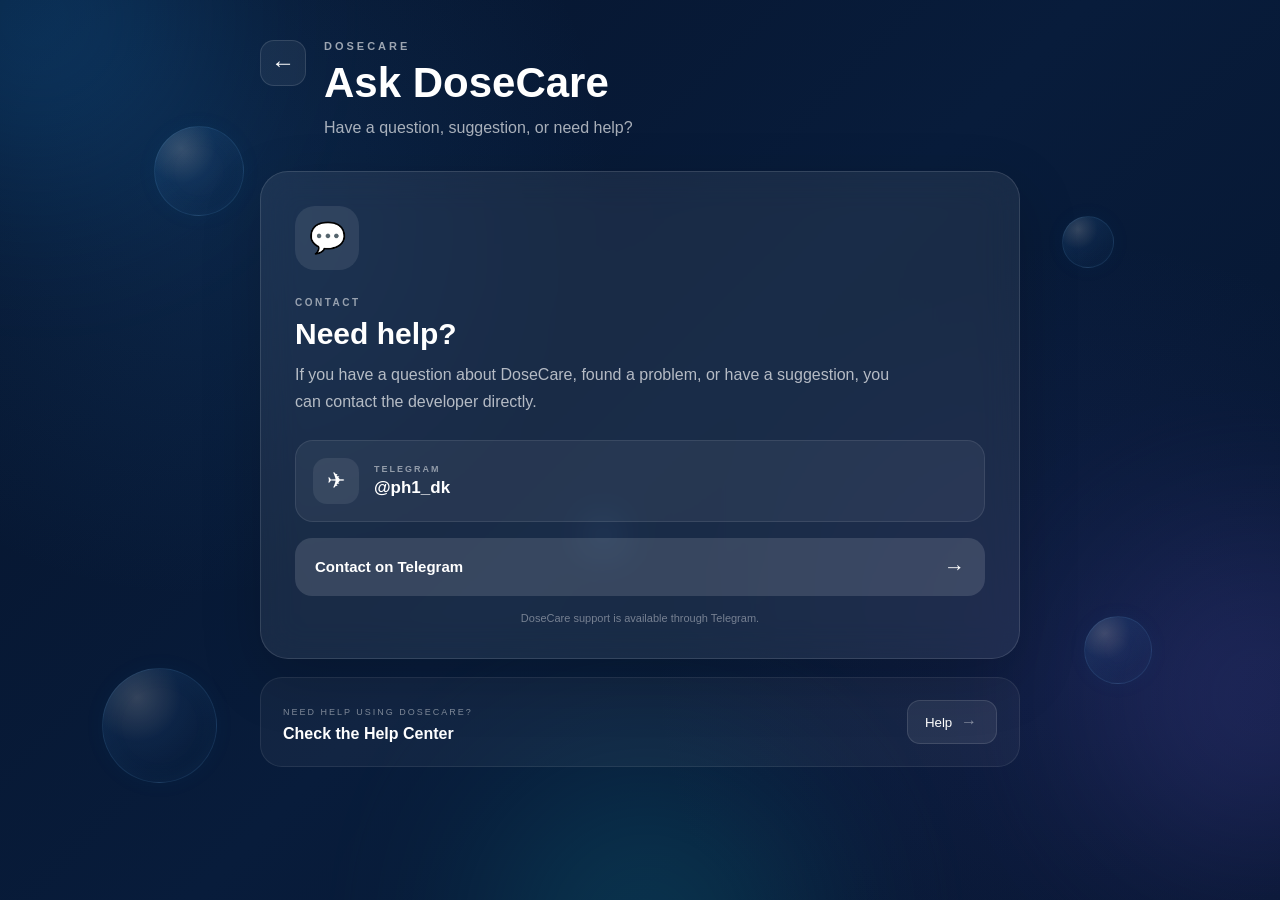
<file: ask.html>
<!DOCTYPE html>
<html lang="en">

<head>
    <meta charset="UTF-8">

    <meta
        name="viewport"
        content="width=device-width, initial-scale=1.0"
    >
    <title>DoseCare — Ask</title>

    <link
        rel="stylesheet"
        href="style.css"
    >

    <link
        rel="stylesheet"
        href="ask.css"
    >
</head>

<body>

    <!-- BACKGROUND -->

    <div class="background">

        <div class="glow glow-one"></div>
        <div class="glow glow-two"></div>
        <div class="glow glow-three"></div>

        <div class="bubble bubble-one"></div>
        <div class="bubble bubble-two"></div>
        <div class="bubble bubble-three"></div>
        <div class="bubble bubble-four"></div>
        <div class="bubble bubble-five"></div>

        <div id="particles"></div>

    </div>


    <!-- ASK PAGE -->

    <main class="ask-page">

        <header class="ask-header">

            <button
                id="back-button"
                class="ask-back"
                type="button"
            >
                ←
            </button>

            <div>

                <span class="ask-label">
                    DOSECARE
                </span>

                <h1>
                    Ask DoseCare
                </h1>

                <p>
                    Have a question, suggestion, or need help?
                </p>

            </div>

        </header>


        <!-- CONTACT CARD -->

        <section class="ask-card">

            <div class="ask-icon">
                💬
            </div>

            <span class="ask-small-label">
                CONTACT
            </span>

            <h2>
                Need help?
            </h2>

            <p class="ask-description">
                If you have a question about DoseCare,
                found a problem, or have a suggestion,
                you can contact the developer directly.
            </p>


            <div class="telegram-box">

                <div class="telegram-icon">
                    ✈
                </div>

                <div class="telegram-info">

                    <span>
                        TELEGRAM
                    </span>

                    <strong>
                        @ph1_dk
                    </strong>

                </div>

            </div>


            <button
                id="telegram-button"
                class="telegram-button"
                type="button"
            >

                Contact on Telegram

                <span>
                    →
                </span>

            </button>


            <p class="ask-note">
                DoseCare support is available through Telegram.
            </p>

        </section>


        <!-- HELP LINK -->

        <section class="ask-help-card">

            <div>

                <span>
                    NEED HELP USING DOSECARE?
                </span>

                <h3>
                    Check the Help Center
                </h3>

            </div>

            <button
                id="help-button"
                type="button"
            >
                Help
                <span>→</span>
            </button>

        </section>

    </main>

<script src="theme.js"></script>
    <script src="ask.js"></script>

</body>

</html>
</file>
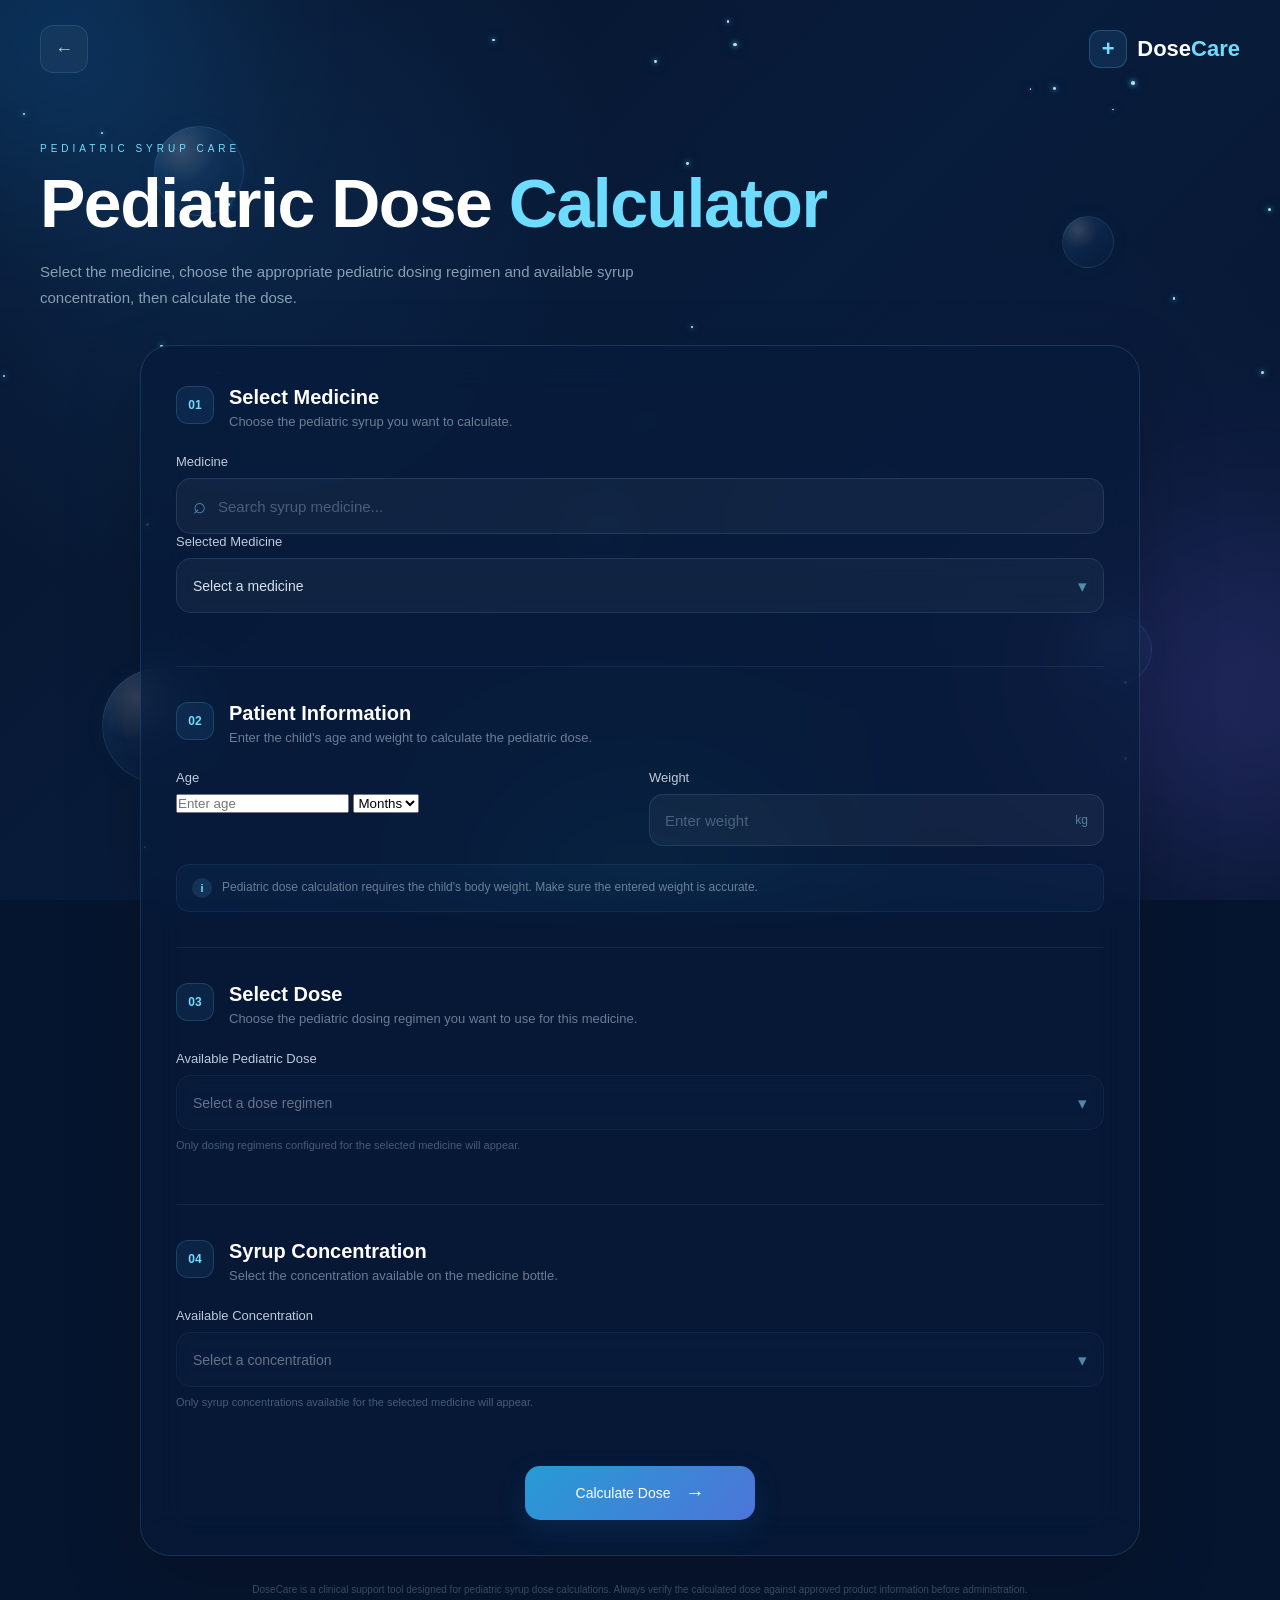
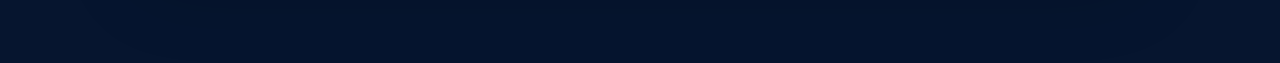
<file: calculator.html>
<!DOCTYPE html>
<html lang="en">

<head>

    <meta charset="UTF-8">

    <meta
        name="viewport"
        content="width=device-width, initial-scale=1.0"
    >

    <title>DoseCare | Pediatric Syrup Dose Calculator</title>

    <link
        rel="stylesheet"
        href="style.css"
    >

    <link
        rel="stylesheet"
        href="calculator.css"
    >

</head>


<body>


    <!-- =========================================
         BACKGROUND
    ========================================== -->

    <div class="background">

        <div class="glow glow-one"></div>
        <div class="glow glow-two"></div>
        <div class="glow glow-three"></div>

        <div class="bubble bubble-one"></div>
        <div class="bubble bubble-two"></div>
        <div class="bubble bubble-three"></div>
        <div class="bubble bubble-four"></div>
        <div class="bubble bubble-five"></div>

        <div id="particles"></div>

    </div>



    <!-- =========================================
         CALCULATOR PAGE
    ========================================== -->

    <main class="calculator-page">


        <!-- =========================================
             TOP BAR
        ========================================== -->

        <header class="calculator-topbar">

            <button
                class="back-button"
                id="back-button"
                type="button"
                aria-label="Back to Home"
            >

                <span>←</span>

            </button>


            <div class="calculator-logo">

                <div class="mini-logo">
                    +
                </div>

                <span>
                    Dose<span>Care</span>
                </span>

            </div>

        </header>



        <!-- =========================================
             PAGE HEADER
        ========================================== -->

        <section class="calculator-header">

            <span class="section-label">
                PEDIATRIC SYRUP CARE
            </span>


            <h1>
                Pediatric Dose
                <span>Calculator</span>
            </h1>


            <p>
                Select the medicine, choose the appropriate
                pediatric dosing regimen and available syrup
                concentration, then calculate the dose.
            </p>

        </section>



        <!-- =========================================
             CALCULATOR CARD
        ========================================== -->

        <section class="calculator-card">


            <!-- =====================================
                 STEP 01 — MEDICINE
            ====================================== -->

            <div class="calculator-section">

                <div class="section-title">

                    <div class="step-number">
                        01
                    </div>

                    <div>

                        <h2>
                            Select Medicine
                        </h2>

                        <p>
                            Choose the pediatric syrup you
                            want to calculate.
                        </p>

                    </div>

                </div>



                <!-- MEDICINE SEARCH -->

                <div class="medicine-search">

                    <label for="medicine">
                        Medicine
                    </label>


                    <div class="search-wrapper">

                        <span class="search-icon">
                            ⌕
                        </span>


                        <input
                            type="text"
                            id="medicine"
                            placeholder="Search syrup medicine..."
                            autocomplete="off"
                        >


                        <button
                            class="clear-search"
                            id="clear-medicine"
                            type="button"
                            aria-label="Clear medicine"
                        >
                            ×
                        </button>

                    </div>


                    <div
                        class="medicine-results"
                        id="medicine-results"
                    ></div>

                </div>



                <!-- MEDICINE SELECT -->

                <div class="medicine-field">

                    <label for="medicine-select">
                        Selected Medicine
                    </label>


                    <div class="select-wrapper">

                        <select
                            id="medicine-select"
                        >

                            <option value="">
                                Select a medicine
                            </option>

                        </select>


                        <span class="select-arrow">
                            ▾
                        </span>

                    </div>

                </div>



                <!-- MEDICINE INFORMATION -->

                <div
                    class="selected-medicine-info"
                    id="selected-medicine-info"
                ></div>

            </div>



            <!-- DIVIDER -->

            <div class="calculator-divider"></div>



            <!-- =========================================
                 STEP 02 — PATIENT
            ========================================== -->

            <div class="calculator-section">

                <div class="section-title">

                    <div class="step-number">
                        02
                    </div>


                    <div>

                        <h2>
                            Patient Information
                        </h2>

                        <p>
                            Enter the child's age and weight
                            to calculate the pediatric dose.
                        </p>

                    </div>

                </div>



                <div class="input-grid">


                    <!-- AGE -->

                    <div class="input-group age-group">

                        <label for="age">
                            Age
                        </label>


                        <div class="age-input-row">

                            <input
                                type="number"
                                id="age"
                                min="0"
                                step="1"
                                placeholder="Enter age"
                            >


                            <select id="age-unit">

                                <option value="months">
                                    Months
                                </option>

                                <option value="years">
                                    Years
                                </option>

                            </select>

                        </div>

                    </div>



                    <!-- WEIGHT -->

                    <div class="input-group">

                        <label for="weight">
                            Weight
                        </label>


                        <div class="input-wrapper">

                            <input
                                type="number"
                                id="weight"
                                placeholder="Enter weight"
                                min="0"
                                step="0.1"
                            >


                            <span>
                                kg
                            </span>

                        </div>

                    </div>

                </div>



                <div class="information-note">

                    <span class="note-icon">
                        i
                    </span>


                    <p>
                        Pediatric dose calculation requires
                        the child's body weight. Make sure the
                        entered weight is accurate.
                    </p>

                </div>

            </div>



            <!-- DIVIDER -->

            <div class="calculator-divider"></div>



            <!-- =========================================
                 STEP 03 — DOSE REGIMEN
            ========================================== -->

            <div class="calculator-section">

                <div class="section-title">

                    <div class="step-number">
                        03
                    </div>


                    <div>

                        <h2>
                            Select Dose
                        </h2>


                        <p>
                            Choose the pediatric dosing regimen
                            you want to use for this medicine.
                        </p>

                    </div>

                </div>



                <!-- DOSE REGIMEN SELECT -->

                <div class="medicine-field">

                    <label for="regimen-select">
                        Available Pediatric Dose
                    </label>


                    <div class="select-wrapper">

                        <select
                            id="regimen-select"
                            disabled
                        >

                            <option value="">
                                Select a dose regimen
                            </option>

                        </select>


                        <span class="select-arrow">
                            ▾
                        </span>

                    </div>


                    <p class="input-hint">
                        Only dosing regimens configured for
                        the selected medicine will appear.
                    </p>

                </div>



                <!-- SELECTED REGIMEN INFORMATION -->

                <div
                    class="selected-regimen"
                    id="selected-regimen"
                ></div>

            </div>



            <!-- DIVIDER -->

            <div class="calculator-divider"></div>



            <!-- =========================================
                 STEP 04 — CONCENTRATION
            ========================================== -->

            <div class="calculator-section">

                <div class="section-title">

                    <div class="step-number">
                        04
                    </div>


                    <div>

                        <h2>
                            Syrup Concentration
                        </h2>


                        <p>
                            Select the concentration available
                            on the medicine bottle.
                        </p>

                    </div>

                </div>



                <!-- CONCENTRATION SELECT -->

                <div class="medicine-field">

                    <label for="concentration-select">
                        Available Concentration
                    </label>


                    <div class="select-wrapper">

                        <select
                            id="concentration-select"
                            disabled
                        >

                            <option value="">
                                Select a concentration
                            </option>

                        </select>


                        <span class="select-arrow">
                            ▾
                        </span>

                    </div>


                    <p class="input-hint">
                        Only syrup concentrations available
                        for the selected medicine will appear.
                    </p>

                </div>



                <!-- SELECTED CONCENTRATION -->

                <div
                    class="selected-concentration"
                    id="selected-concentration"
                ></div>

            </div>



            <!-- =========================================
                 CALCULATE
            ========================================== -->

            <div class="calculate-area">

                <button
                    id="calculate-button"
                    class="calculate-button"
                    type="button"
                >

                    <span>
                        Calculate Dose
                    </span>


                    <strong>
                        →
                    </strong>

                </button>

            </div>



            <!-- =========================================
                 VALIDATION MESSAGE
            ========================================== -->

            <div
                id="validation-message"
                class="validation-message"
                role="alert"
            >

                <span>
                    !
                </span>


                <p></p>

            </div>



            <!-- =========================================
                 RESULT CARD
            ========================================== -->

            <div
                id="result-card"
                class="result-card"
            >


                <!-- RESULT HEADER -->

                <div class="result-header">

                    <div>

                        <span>
                            CALCULATED PEDIATRIC DOSE
                        </span>


                        <h2>
                            Recommended Dose
                        </h2>

                    </div>


                    <div class="result-check">
                        ✓
                    </div>

                </div>



                <!-- MAIN DOSE -->

                <div class="result-main">

                    <div class="result-value">

                        <strong id="dose-result">
                            —
                        </strong>


                        <span id="dose-unit">
                            mg
                        </span>

                    </div>


                    <p
                        class="result-per-dose"
                        id="result-per-dose"
                    >
                        Per dose
                    </p>

                </div>



                <!-- DOSE SUMMARY -->

                <div class="dose-summary">


                    <!-- MINIMUM DOSE -->

                    <div class="dose-summary-item">

                        <span>
                            Minimum Dose
                        </span>


                        <strong id="minimum-dose">
                            —
                        </strong>

                    </div>



                    <!-- MAXIMUM DOSE -->

                    <div class="dose-summary-item">

                        <span>
                            Maximum Dose
                        </span>


                        <strong id="maximum-dose">
                            —
                        </strong>

                    </div>



                    <!-- FREQUENCY -->

                    <div class="dose-summary-item">

                        <span>
                            Frequency
                        </span>


                        <strong id="dose-frequency">
                            —
                        </strong>

                    </div>

                </div>



                <!-- RESULT DETAILS -->

                <div
                    class="result-details"
                    id="result-details"
                ></div>



                <!-- IMPORTANT INFORMATION -->

                <div
                    class="result-important"
                    id="result-important"
                ></div>



                <!-- SAFETY WARNING -->

                <div class="result-warning">

                    <span>
                        ⚠
                    </span>


                    <p>
                        This result is a calculation aid and
                        does not replace professional clinical
                        judgment, the medicine's approved
                        pediatric dosing guidelines, or
                        verification by a pharmacist or physician.
                    </p>

                </div>


            </div>


        </section>



        <!-- =========================================
             FOOTER
        ========================================== -->

        <p class="calculator-footer">

            DoseCare is a clinical support tool designed
            for pediatric syrup dose calculations.
            Always verify the calculated dose against
            approved product information before administration.

        </p>


    </main>



    <!-- =========================================
         JAVASCRIPT
    ========================================== -->

    <script src="medicines.js"></script>

    <script src="antibiotics.js"></script>

    <script src="analgesics.js"></script>

    <script src="script.js"></script>

    <script src="theme.js"></script>

    <script src="calculator.js"></script>


</body>

</html>
</file>
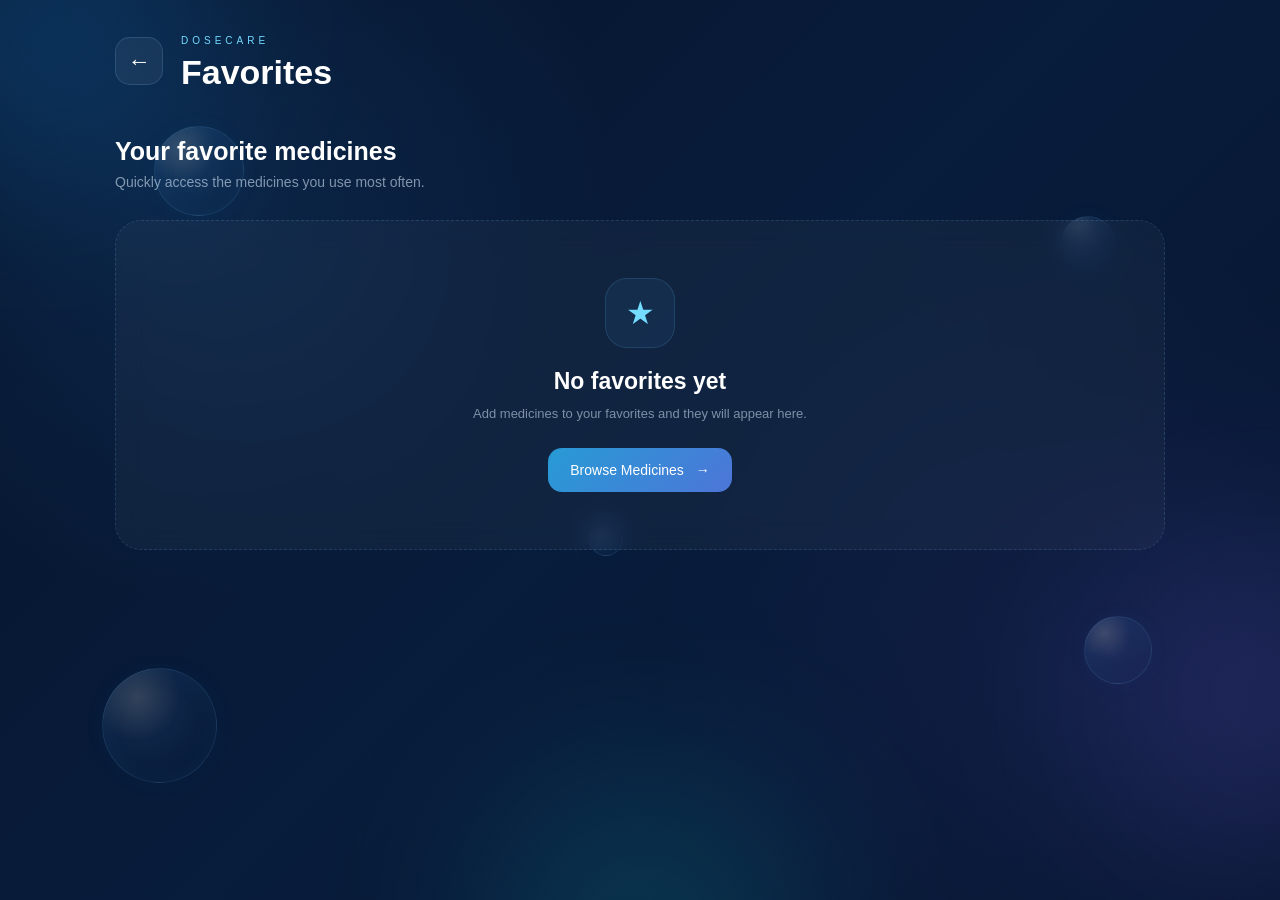
<file: favorites.html>
<!DOCTYPE html>
<html lang="en">
<head>

    <meta charset="UTF-8">

    <meta
        name="viewport"
        content="width=device-width, initial-scale=1.0"
    >

    <title>Favorites | DoseCare</title>

    <link
        rel="stylesheet"
        href="style.css"
    >

</head>


<body>

    <!-- Background -->

    <div class="background">

        <div class="glow glow-one"></div>
        <div class="glow glow-two"></div>
        <div class="glow glow-three"></div>

        <div class="bubble bubble-one"></div>
        <div class="bubble bubble-two"></div>
        <div class="bubble bubble-three"></div>
        <div class="bubble bubble-four"></div>
        <div class="bubble bubble-five"></div>

        <div id="particles"></div>

    </div>


    <!-- Main -->

    <main class="favorites-page">

        <!-- Header -->

        <header class="page-header">

            <button
                class="back-button"
                id="back-home"
                type="button"
            >
                ←
            </button>

            <div>

                <span class="page-label">
                    DOSECARE
                </span>

                <h1>
                    Favorites
                </h1>

            </div>

        </header>


        <!-- Intro -->

        <section class="page-intro">

            <h2>
                Your favorite medicines
            </h2>

            <p>
                Quickly access the medicines
                you use most often.
            </p>

        </section>


        <!-- Favorites Container -->

        <section
            id="favorites-container"
            class="favorites-container"
        >

            <!-- JavaScript will add
                 favorite medicines here -->

        </section>


        <!-- Empty State -->

        <section
            id="empty-favorites"
            class="empty-favorites"
        >

            <div class="empty-icon">
                ★
            </div>

            <h2>
                No favorites yet
            </h2>

            <p>
                Add medicines to your favorites
                and they will appear here.
            </p>

            <button
                id="browse-medicines"
                class="primary-button"
                type="button"
            >
                Browse Medicines
                <span>→</span>
            </button>

        </section>

    </main>

<script src="theme.js"></script>
<script src="favorites.js"></script>
</body>

</html>
</file>
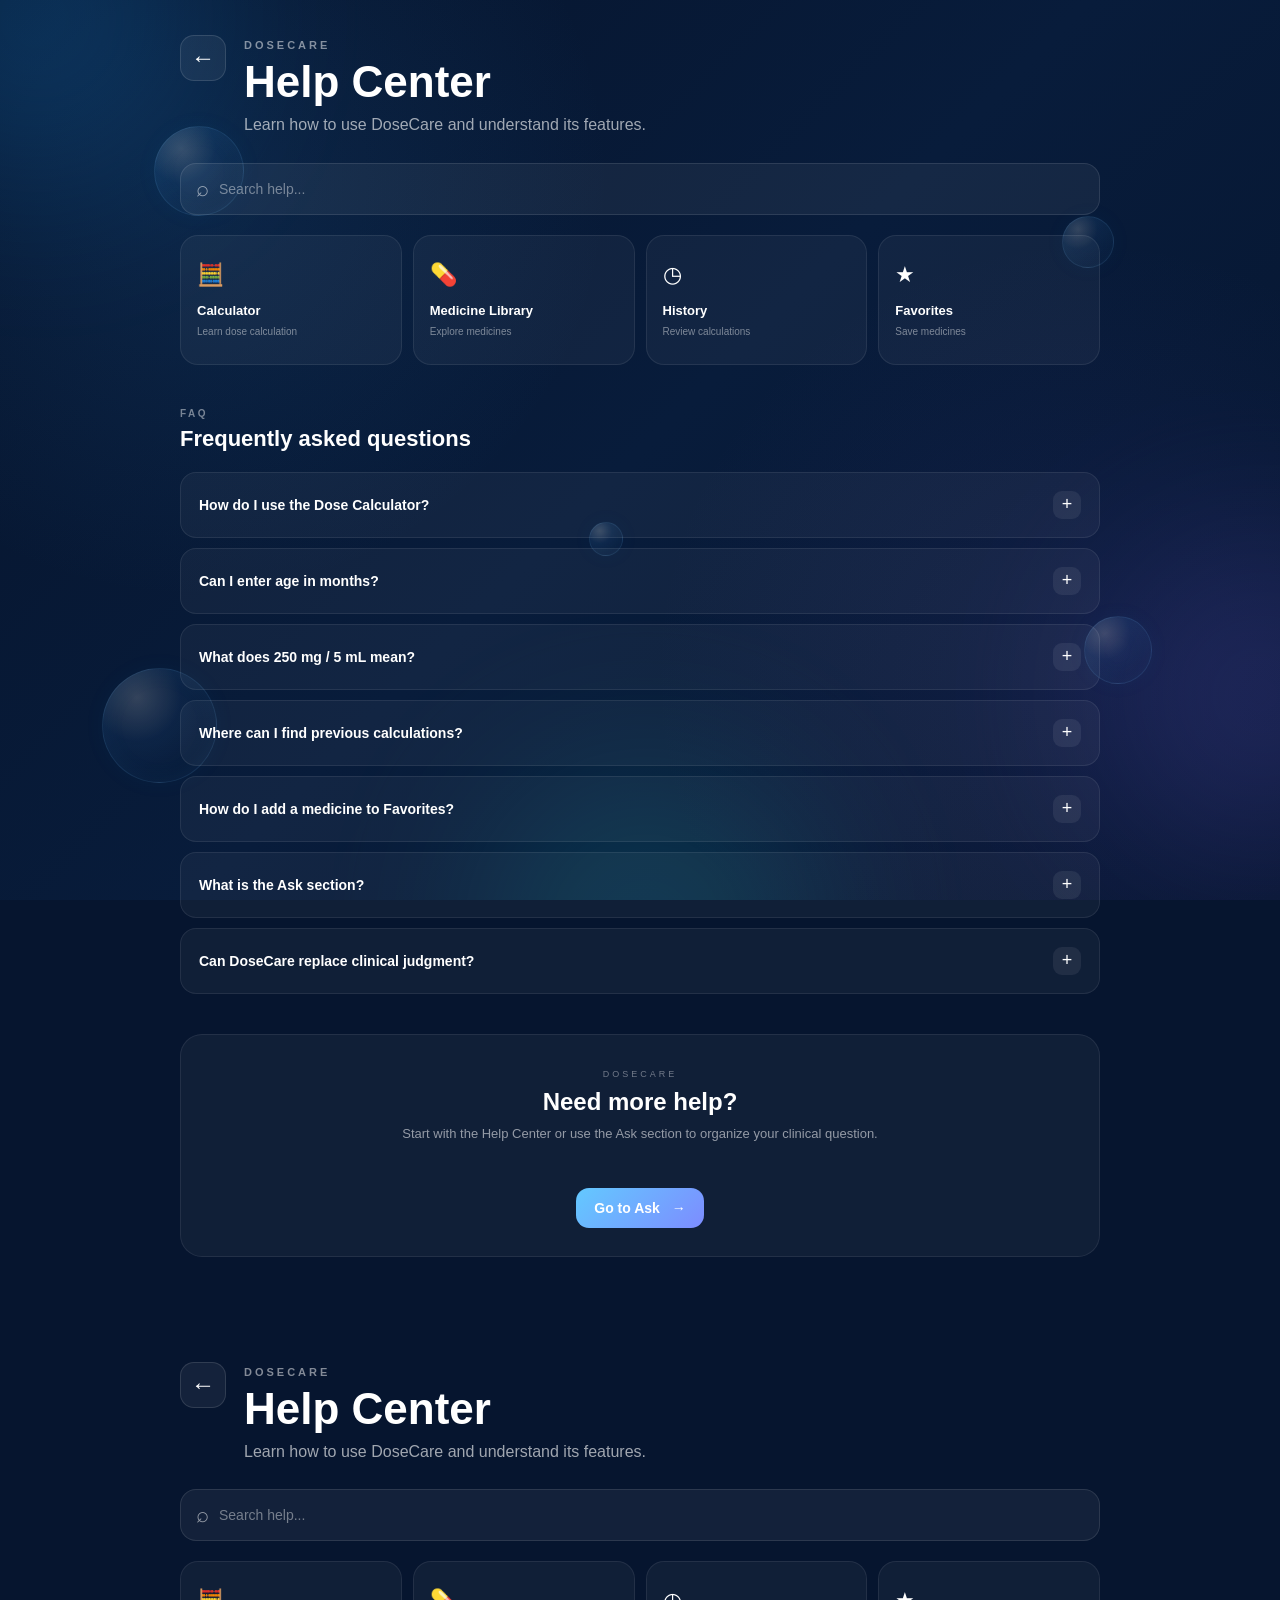
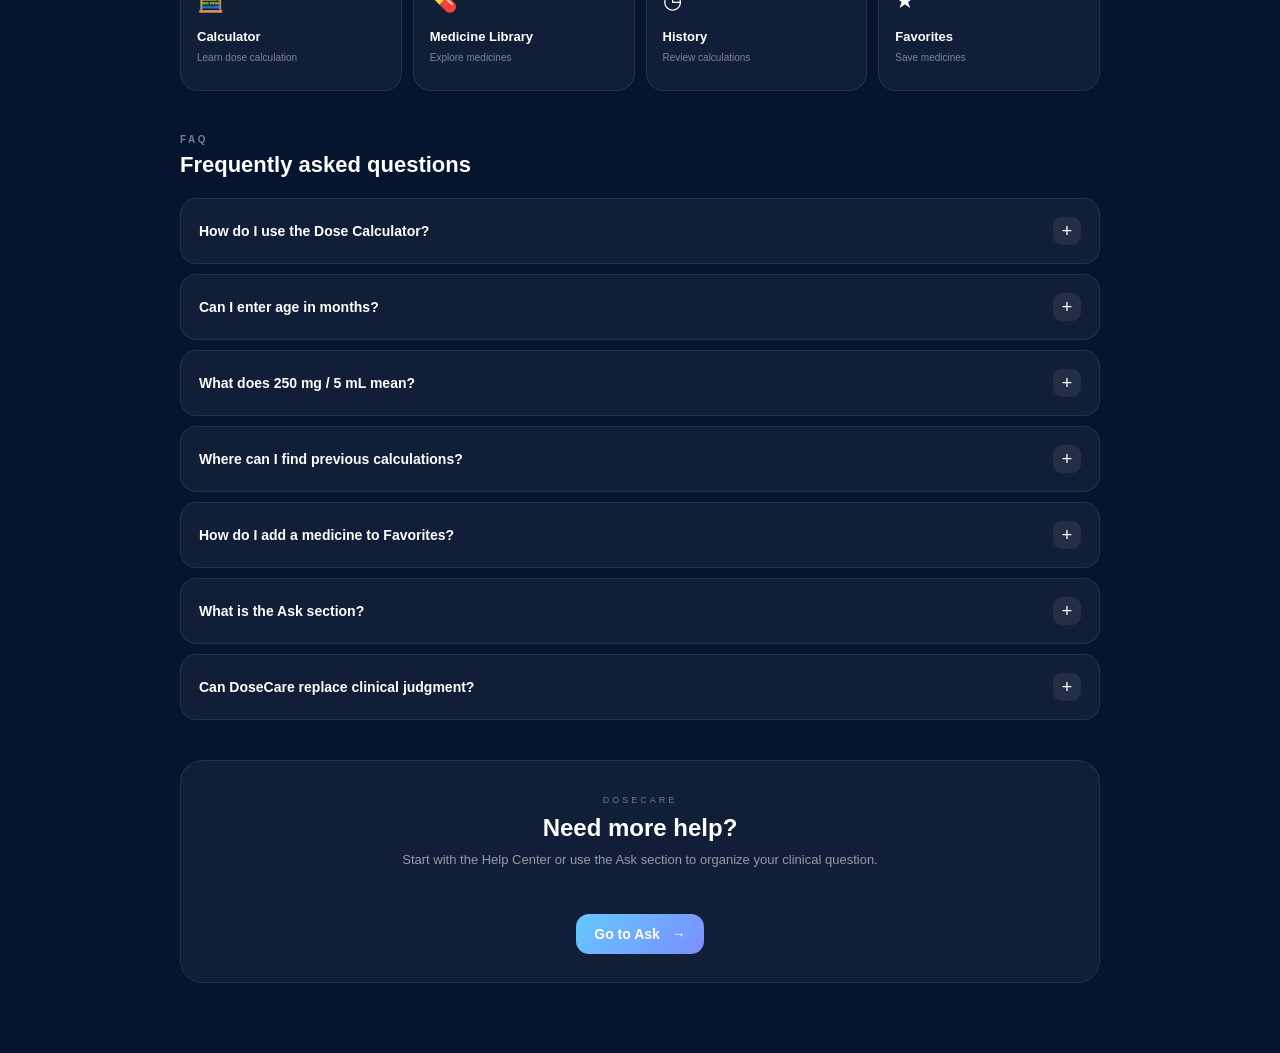
<file: help.html>
<!DOCTYPE html>
<html lang="en">

<head>

  <meta charset="UTF-8">

    <meta
        name="viewport"
        content="width=device-width, initial-scale=1.0"
    >

    <title>DoseCare — Help</title>

    <link
        rel="stylesheet"
        href="style.css"
    >

    <link
        rel="stylesheet"
        href="help.css"
    >

</head>

<body>


    <div class="background">

        <div class="glow glow-one"></div>
        <div class="glow glow-two"></div>
        <div class="glow glow-three"></div>

        <div class="bubble bubble-one"></div>
        <div class="bubble bubble-two"></div>
        <div class="bubble bubble-three"></div>
        <div class="bubble bubble-four"></div>
        <div class="bubble bubble-five"></div>

        <div id="particles"></div>

    </div>



    <main class="help-page">


        <!-- HEADER -->

        <header class="help-header">

            <button
                id="back-button"
                class="help-back"
                type="button"
            >
                ←
            </button>


            <div>

                <span class="help-label">
                    DOSECARE
                </span>

                <h1>
                    Help Center
                </h1>

                <p>
                    Learn how to use DoseCare
                    and understand its features.
                </p>

            </div>

        </header>



        <!-- SEARCH -->

        <section class="help-search">

            <div class="search-icon">
                ⌕
            </div>

            <input
                id="help-search"
                type="search"
                placeholder="Search help..."
                autocomplete="off"
            >

            <button
                id="clear-help-search"
                type="button"
            >
                ×
            </button>

        </section>



        <!-- QUICK LINKS -->

        <section class="help-topics">

            <button
                class="topic-card"
                data-target="calculator"
            >

                <span>
                    🧮
                </span>

                <strong>
                    Calculator
                </strong>

                <small>
                    Learn dose calculation
                </small>

            </button>


            <button
                class="topic-card"
                data-target="library"
            >

                <span>
                    💊
                </span>

                <strong>
                    Medicine Library
                </strong>

                <small>
                    Explore medicines
                </small>

            </button>


            <button
                class="topic-card"
                data-target="history"
            >

                <span>
                    ◷
                </span>

                <strong>
                    History
                </strong>

                <small>
                    Review calculations
                </small>

            </button>


            <button
                class="topic-card"
                data-target="favorites"
            >

                <span>
                    ★
                </span>

                <strong>
                    Favorites
                </strong>

                <small>
                    Save medicines
                </small>

            </button>

        </section>



        <!-- FAQ -->

        <section class="faq-section">

            <div class="section-heading">

                <span>
                    FAQ
                </span>

                <h2>
                    Frequently asked questions
                </h2>

            </div>


            <div
                id="faq-list"
                class="faq-list"
            >


                <article
                    class="faq-item"
                    data-keywords="calculator dose calculation weight age concentration"
                    data-topic="calculator"
                >

                    <button
                        class="faq-question"
                        type="button"
                    >

                        <span>
                            How do I use the Dose Calculator?
                        </span>

                        <b>
                            +
                        </b>

                    </button>


                    <div class="faq-answer">

                        <p>
                            Select the clinical condition
                            and medicine, enter the available
                            patient information, then enter the
                            medicine concentration and calculate.
                        </p>

                    </div>

                </article>



                <article
                    class="faq-item"
                    data-keywords="age months years pediatric"
                    data-topic="calculator"
                >

                    <button
                        class="faq-question"
                        type="button"
                    >

                        <span>
                            Can I enter age in months?
                        </span>

                        <b>
                            +
                        </b>

                    </button>


                    <div class="faq-answer">

                        <p>
                            Yes. DoseCare supports age input
                            in years and months where the
                            calculator provides that option.
                        </p>

                    </div>

                </article>



                <article
                    class="faq-item"
                    data-keywords="concentration mg ml medicine syrup"
                    data-topic="calculator"
                >

                    <button
                        class="faq-question"
                        type="button"
                    >

                        <span>
                            What does 250 mg / 5 mL mean?
                        </span>

                        <b>
                            +
                        </b>

                    </button>


                    <div class="faq-answer">

                        <p>
                            It means every 5 mL of the
                            formulation contains 250 mg
                            of the active medicine.
                        </p>

                    </div>

                </article>



                <article
                    class="faq-item"
                    data-keywords="history calculations saved"
                    data-topic="history"
                >

                    <button
                        class="faq-question"
                        type="button"
                    >

                        <span>
                            Where can I find previous calculations?
                        </span>

                        <b>
                            +
                        </b>

                    </button>


                    <div class="faq-answer">

                        <p>
                            Open Calculation History from
                            the menu. Completed calculations
                            are stored locally on your device.
                        </p>

                    </div>

                </article>



                <article
                    class="faq-item"
                    data-keywords="favorites star medicine library"
                    data-topic="favorites"
                >

                    <button
                        class="faq-question"
                        type="button"
                    >

                        <span>
                            How do I add a medicine to Favorites?
                        </span>

                        <b>
                            +
                        </b>

                    </button>


                    <div class="faq-answer">

                        <p>
                            Open the Medicine Library and
                            tap the star beside a medicine.
                            The selected medicine will be
                            stored in your Favorites.
                        </p>

                    </div>

                </article>



                <article
                    class="faq-item"
                    data-keywords="ask question consultation"
                    data-topic="ask"
                >

                    <button
                        class="faq-question"
                        type="button"
                    >

                        <span>
                            What is the Ask section?
                        </span>

                        <b>
                            +
                        </b>

                    </button>


                    <div class="faq-answer">

                        <p>
                            Ask is designed to help you
                            organize clinical questions,
                            patient information and medicine
                            details for educational review.
                        </p>

                    </div>

                </article>



                <article
                    class="faq-item"
                    data-keywords="medical safety clinical decision"
                    data-topic="safety"
                >

                    <button
                        class="faq-question"
                        type="button"
                    >

                        <span>
                            Can DoseCare replace clinical judgment?
                        </span>

                        <b>
                            +
                        </b>

                    </button>


                    <div class="faq-answer">

                        <p>
                            No. DoseCare is a support and
                            educational tool. Clinical decisions
                            should be verified using appropriate
                            references and professional judgment.
                        </p>

                    </div>

                </article>


            </div>


            <div
                id="no-results"
                class="no-results"
            >

                <span>
                    ⌕
                </span>

                <h3>
                    No help articles found
                </h3>

                <p>
                    Try another search term.
                </p>

            </div>

        </section>



        <!-- FOOTER -->

        <section class="help-footer">

            <span>
                DOSECARE
            </span>

            <h2>
                Need more help?
            </h2>

            <p>
                Start with the Help Center or use
                the Ask section to organize your
                clinical question.
            </p>

            <button
                id="go-ask"
                class="primary-button"
                type="button"
            >
                Go to Ask
                <span>→</span>
            </button>

        </section>


    </main>

<!DOCTYPE html>
<html lang="en">

<head>

  <meta charset="UTF-8">

    <meta
        name="viewport"
        content="width=device-width, initial-scale=1.0"
    >

    <title>DoseCare — Help</title>

    <link
        rel="stylesheet"
        href="style.css"
    >

    <link
        rel="stylesheet"
        href="help.css"
    >

</head>

<body>


    <div class="background">

        <div class="glow glow-one"></div>
        <div class="glow glow-two"></div>
        <div class="glow glow-three"></div>

        <div class="bubble bubble-one"></div>
        <div class="bubble bubble-two"></div>
        <div class="bubble bubble-three"></div>
        <div class="bubble bubble-four"></div>
        <div class="bubble bubble-five"></div>

        <div id="particles"></div>

    </div>



    <main class="help-page">


        <!-- HEADER -->

        <header class="help-header">

            <button
                id="back-button"
                class="help-back"
                type="button"
            >
                ←
            </button>


            <div>

                <span class="help-label">
                    DOSECARE
                </span>

                <h1>
                    Help Center
                </h1>

                <p>
                    Learn how to use DoseCare
                    and understand its features.
                </p>

            </div>

        </header>



        <!-- SEARCH -->

        <section class="help-search">

            <div class="search-icon">
                ⌕
            </div>

            <input
                id="help-search"
                type="search"
                placeholder="Search help..."
                autocomplete="off"
            >

            <button
                id="clear-help-search"
                type="button"
            >
                ×
            </button>

        </section>



        <!-- QUICK LINKS -->

        <section class="help-topics">

            <button
                class="topic-card"
                data-target="calculator"
            >

                <span>
                    🧮
                </span>

                <strong>
                    Calculator
                </strong>

                <small>
                    Learn dose calculation
                </small>

            </button>


            <button
                class="topic-card"
                data-target="library"
            >

                <span>
                    💊
                </span>

                <strong>
                    Medicine Library
                </strong>

                <small>
                    Explore medicines
                </small>

            </button>


            <button
                class="topic-card"
                data-target="history"
            >

                <span>
                    ◷
                </span>

                <strong>
                    History
                </strong>

                <small>
                    Review calculations
                </small>

            </button>


            <button
                class="topic-card"
                data-target="favorites"
            >

                <span>
                    ★
                </span>

                <strong>
                    Favorites
                </strong>

                <small>
                    Save medicines
                </small>

            </button>

        </section>



        <!-- FAQ -->

        <section class="faq-section">

            <div class="section-heading">

                <span>
                    FAQ
                </span>

                <h2>
                    Frequently asked questions
                </h2>

            </div>


            <div
                id="faq-list"
                class="faq-list"
            >


                <article
                    class="faq-item"
                    data-keywords="calculator dose calculation weight age concentration"
                    data-topic="calculator"
                >

                    <button
                        class="faq-question"
                        type="button"
                    >

                        <span>
                            How do I use the Dose Calculator?
                        </span>

                        <b>
                            +
                        </b>

                    </button>


                    <div class="faq-answer">

                        <p>
                            Select the clinical condition
                            and medicine, enter the available
                            patient information, then enter the
                            medicine concentration and calculate.
                        </p>

                    </div>

                </article>



                <article
                    class="faq-item"
                    data-keywords="age months years pediatric"
                    data-topic="calculator"
                >

                    <button
                        class="faq-question"
                        type="button"
                    >

                        <span>
                            Can I enter age in months?
                        </span>

                        <b>
                            +
                        </b>

                    </button>


                    <div class="faq-answer">

                        <p>
                            Yes. DoseCare supports age input
                            in years and months where the
                            calculator provides that option.
                        </p>

                    </div>

                </article>



                <article
                    class="faq-item"
                    data-keywords="concentration mg ml medicine syrup"
                    data-topic="calculator"
                >

                    <button
                        class="faq-question"
                        type="button"
                    >

                        <span>
                            What does 250 mg / 5 mL mean?
                        </span>

                        <b>
                            +
                        </b>

                    </button>


                    <div class="faq-answer">

                        <p>
                            It means every 5 mL of the
                            formulation contains 250 mg
                            of the active medicine.
                        </p>

                    </div>

                </article>



                <article
                    class="faq-item"
                    data-keywords="history calculations saved"
                    data-topic="history"
                >

                    <button
                        class="faq-question"
                        type="button"
                    >

                        <span>
                            Where can I find previous calculations?
                        </span>

                        <b>
                            +
                        </b>

                    </button>


                    <div class="faq-answer">

                        <p>
                            Open Calculation History from
                            the menu. Completed calculations
                            are stored locally on your device.
                        </p>

                    </div>

                </article>



                <article
                    class="faq-item"
                    data-keywords="favorites star medicine library"
                    data-topic="favorites"
                >

                    <button
                        class="faq-question"
                        type="button"
                    >

                        <span>
                            How do I add a medicine to Favorites?
                        </span>

                        <b>
                            +
                        </b>

                    </button>


                    <div class="faq-answer">

                        <p>
                            Open the Medicine Library and
                            tap the star beside a medicine.
                            The selected medicine will be
                            stored in your Favorites.
                        </p>

                    </div>

                </article>



                <article
                    class="faq-item"
                    data-keywords="ask question consultation"
                    data-topic="ask"
                >

                    <button
                        class="faq-question"
                        type="button"
                    >

                        <span>
                            What is the Ask section?
                        </span>

                        <b>
                            +
                        </b>

                    </button>


                    <div class="faq-answer">

                        <p>
                            Ask is designed to help you
                            organize clinical questions,
                            patient information and medicine
                            details for educational review.
                        </p>

                    </div>

                </article>



                <article
                    class="faq-item"
                    data-keywords="medical safety clinical decision"
                    data-topic="safety"
                >

                    <button
                        class="faq-question"
                        type="button"
                    >

                        <span>
                            Can DoseCare replace clinical judgment?
                        </span>

                        <b>
                            +
                        </b>

                    </button>


                    <div class="faq-answer">

                        <p>
                            No. DoseCare is a support and
                            educational tool. Clinical decisions
                            should be verified using appropriate
                            references and professional judgment.
                        </p>

                    </div>

                </article>


            </div>


            <div
                id="no-results"
                class="no-results"
            >

                <span>
                    ⌕
                </span>

                <h3>
                    No help articles found
                </h3>

                <p>
                    Try another search term.
                </p>

            </div>

        </section>



        <!-- FOOTER -->

        <section class="help-footer">

            <span>
                DOSECARE
            </span>

            <h2>
                Need more help?
            </h2>

            <p>
                Start with the Help Center or use
                the Ask section to organize your
                clinical question.
            </p>

            <button
                id="go-ask"
                class="primary-button"
                type="button"
            >
                Go to Ask
                <span>→</span>
            </button>

        </section>


    </main>


    <script src="help.js"></script>

</body>

</html>
  <script src="theme.js"></script>
    <script src="help.js"></script>

</body>

</html>
</file>
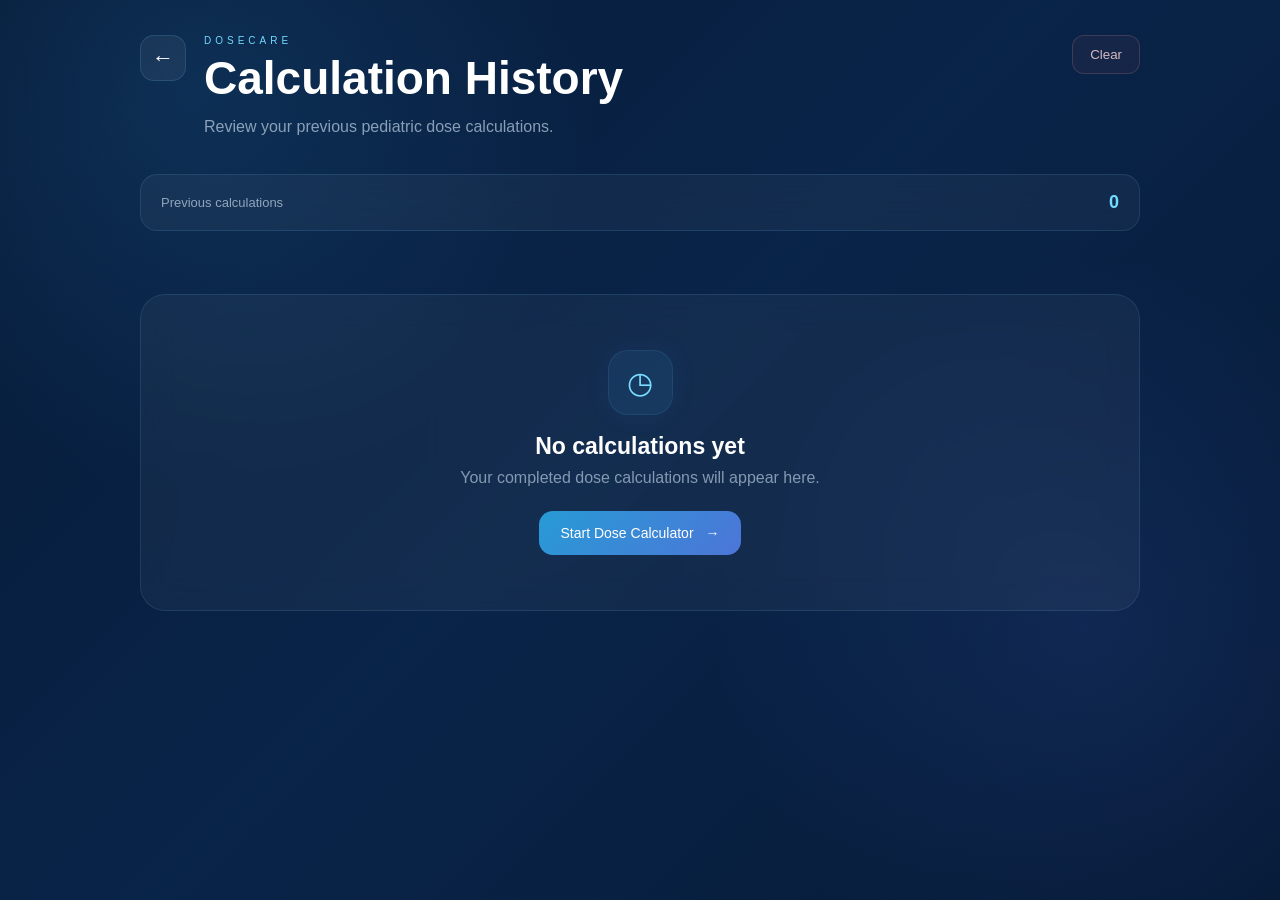
<file: history.html>
<!DOCTYPE html>
<html lang="en">

<head>

    <meta charset="UTF-8">

    <meta
        name="viewport"
        content="width=device-width, initial-scale=1.0"
    >

    <title>DoseCare — History</title>

    <link
        rel="stylesheet"
        href="style.css"
    >

    <link
        rel="stylesheet"
        href="history.css"
    >

</head>

<body>


    <!-- =================================
         BACKGROUND
    ================================= -->

    <div class="background">

        <div class="glow glow-one"></div>
        <div class="glow glow-two"></div>
        <div class="glow glow-three"></div>

        <div class="bubble bubble-one"></div>
        <div class="bubble bubble-two"></div>
        <div class="bubble bubble-three"></div>
        <div class="bubble bubble-four"></div>
        <div class="bubble bubble-five"></div>

        <div id="particles"></div>

    </div>


    <!-- =================================
         HISTORY PAGE
    ================================= -->

    <main class="history-page">


        <!-- HEADER -->

        <header class="history-header">

            <button
                id="back-button"
                class="history-back"
                type="button"
            >
                ←
            </button>


            <div>

                <span class="history-label">
                    DOSECARE
                </span>

                <h1>
                    Calculation History
                </h1>

                <p>
                    Review your previous pediatric
                    dose calculations.
                </p>

            </div>


            <button
                id="clear-history"
                class="clear-history"
                type="button"
            >
                Clear
            </button>

        </header>



        <!-- =================================
             HISTORY COUNT
        ================================= -->

        <div class="history-summary">

            <span>
                Previous calculations
            </span>

            <strong id="history-count">
                0
            </strong>

        </div>



        <!-- =================================
             HISTORY LIST
        ================================= -->

        <section
            id="history-list"
            class="history-list"
        ></section>



        <!-- =================================
             EMPTY STATE
        ================================= -->

        <section
            id="history-empty"
            class="history-empty"
        >

            <div class="history-empty-icon">
                ◷
            </div>

            <h2>
                No calculations yet
            </h2>

            <p>
                Your completed dose calculations
                will appear here.
            </p>

            <button
                id="go-calculator"
                class="primary-button"
                type="button"
            >
                Start Dose Calculator
                <span>→</span>
            </button>

        </section>


    </main>

<script src="theme.js"></script>
<script src="history.js"></script>
</body>

</html>
</file>
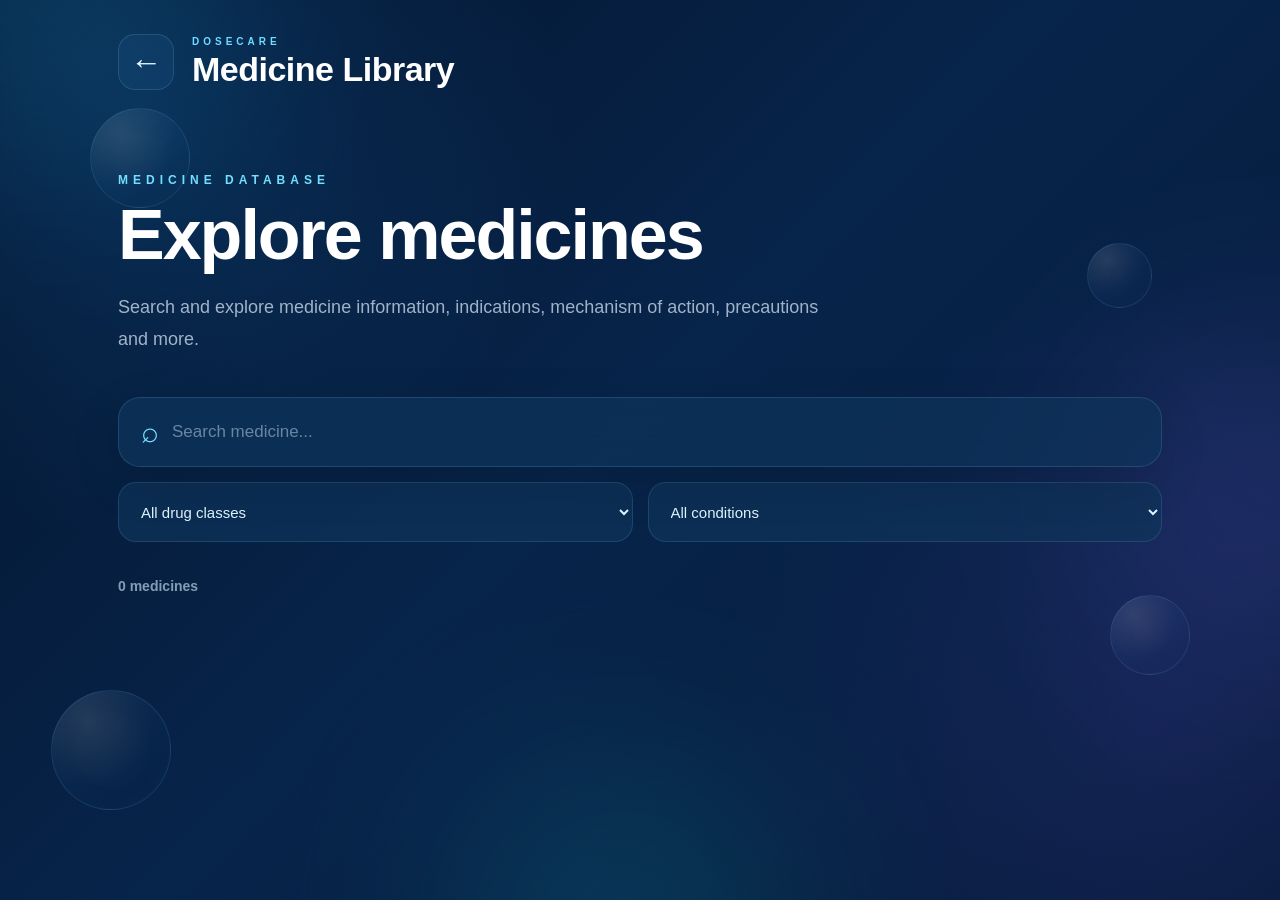
<file: medicines.html>
<!DOCTYPE html>
<html lang="en">

<head>
    <meta charset="UTF-8">

    <meta
        name="viewport"
        content="width=device-width, initial-scale=1.0"
    >

    <title>DoseCare | Medicines</title>

    <link
        rel="stylesheet"
        href="medicines.css"
    >

</head>


<body>


    <!-- =========================================
         BACKGROUND
    ========================================= -->

    <div class="background">

        <div class="glow glow-one"></div>
        <div class="glow glow-two"></div>
        <div class="glow glow-three"></div>

        <div class="bubble bubble-one"></div>
        <div class="bubble bubble-two"></div>
        <div class="bubble bubble-three"></div>
        <div class="bubble bubble-four"></div>

        <div id="stars"></div>

    </div>



    <!-- =========================================
         MAIN
    ========================================= -->

    <main class="medicine-page">

        <!-- =====================================
             HEADER
        ===================================== -->

        <header class="medicine-header">

            <button
                class="back-button"
                id="back-button"
                aria-label="Back"
            >
                ←
            </button>


            <div class="header-title">

                <span class="mini-label">
                    DOSECARE
                </span>

                <h1>
                    Medicine Library
                </h1>

            </div>

        </header>



        <!-- =====================================
             INTRO
        ===================================== -->

        <section class="intro-section">

            <span class="section-label">
                MEDICINE DATABASE
            </span>

            <h2>
                Explore medicines
            </h2>

            <p>
                Search and explore medicine information,
                indications, mechanism of action,
                precautions and more.
            </p>

        </section>



        <!-- =====================================
             SEARCH
        ===================================== -->

        <section class="filters">


            <div class="search-box">

                <span class="search-icon">
                    ⌕
                </span>

                <input
                    type="text"
                    id="medicine-search"
                    placeholder="Search medicine..."
                    autocomplete="off"
                >

                <button
                    id="clear-search"
                    class="clear-search"
                    type="button"
                >
                    ×
                </button>

            </div>



            <div class="filter-row">


                <select
                    id="class-filter"
                    class="filter-select"
                >

                    <option value="all">
                        All drug classes
                    </option>

                </select>



                <select
                    id="condition-filter"
                    class="filter-select"
                >

                    <option value="all">
                        All conditions
                    </option>

                </select>


            </div>

        </section>



        <!-- =====================================
             RESULTS HEADER
        ===================================== -->

        <div class="results-header">

            <span id="medicine-count">
                0 medicines
            </span>

        </div>



        <!-- =====================================
             MEDICINES
        ===================================== -->

        <section
            id="medicine-list"
            class="medicine-list"
        >

        </section>



        <!-- =====================================
             EMPTY STATE
        ===================================== -->

        <section
            id="empty-state"
            class="empty-state"
        >

            <div class="empty-icon">
                ⌕
            </div>

            <h3>
                No medicines found
            </h3>

            <p>
                Try another medicine name,
                drug class or condition.
            </p>

        </section>



    </main>



    <!-- =========================================
         MEDICINE MODAL
    ========================================= -->

    <div
        id="medicine-modal"
        class="medicine-modal"
    >

        <div class="modal-overlay"></div>


        <article class="modal-card">

            <button
                id="close-modal"
                class="modal-close"
            >
                ×
            </button>


            <div class="modal-top">

                <div class="medicine-symbol">
                    +
                </div>

                <div>

                    <span
                        id="modal-class"
                        class="modal-class"
                    >
                    </span>

                    <h2 id="modal-name">
                    </h2>

                </div>

            </div>



            <div class="modal-tags">

                <span id="modal-condition">
                </span>

                <span id="modal-route">
                </span>

            </div>



            <div class="modal-content">

                <div class="info-block">

                    <span>
                        INDICATIONS
                    </span>

                    <p id="modal-indications">
                    </p>

                </div>


                <div class="info-block">

                    <span>
                        MECHANISM OF ACTION
                    </span>

                    <p id="modal-moa">
                    </p>

                </div>


                <div class="info-block">

                    <span>
                        PEDIATRIC NOTE
                    </span>

                    <p id="modal-pediatric">
                    </p>

                </div>

            </div>

        </article>

    </div>



 <script src="theme.js"></script>
<script src="medicines.js"></script>

</body>

</html>
</file>
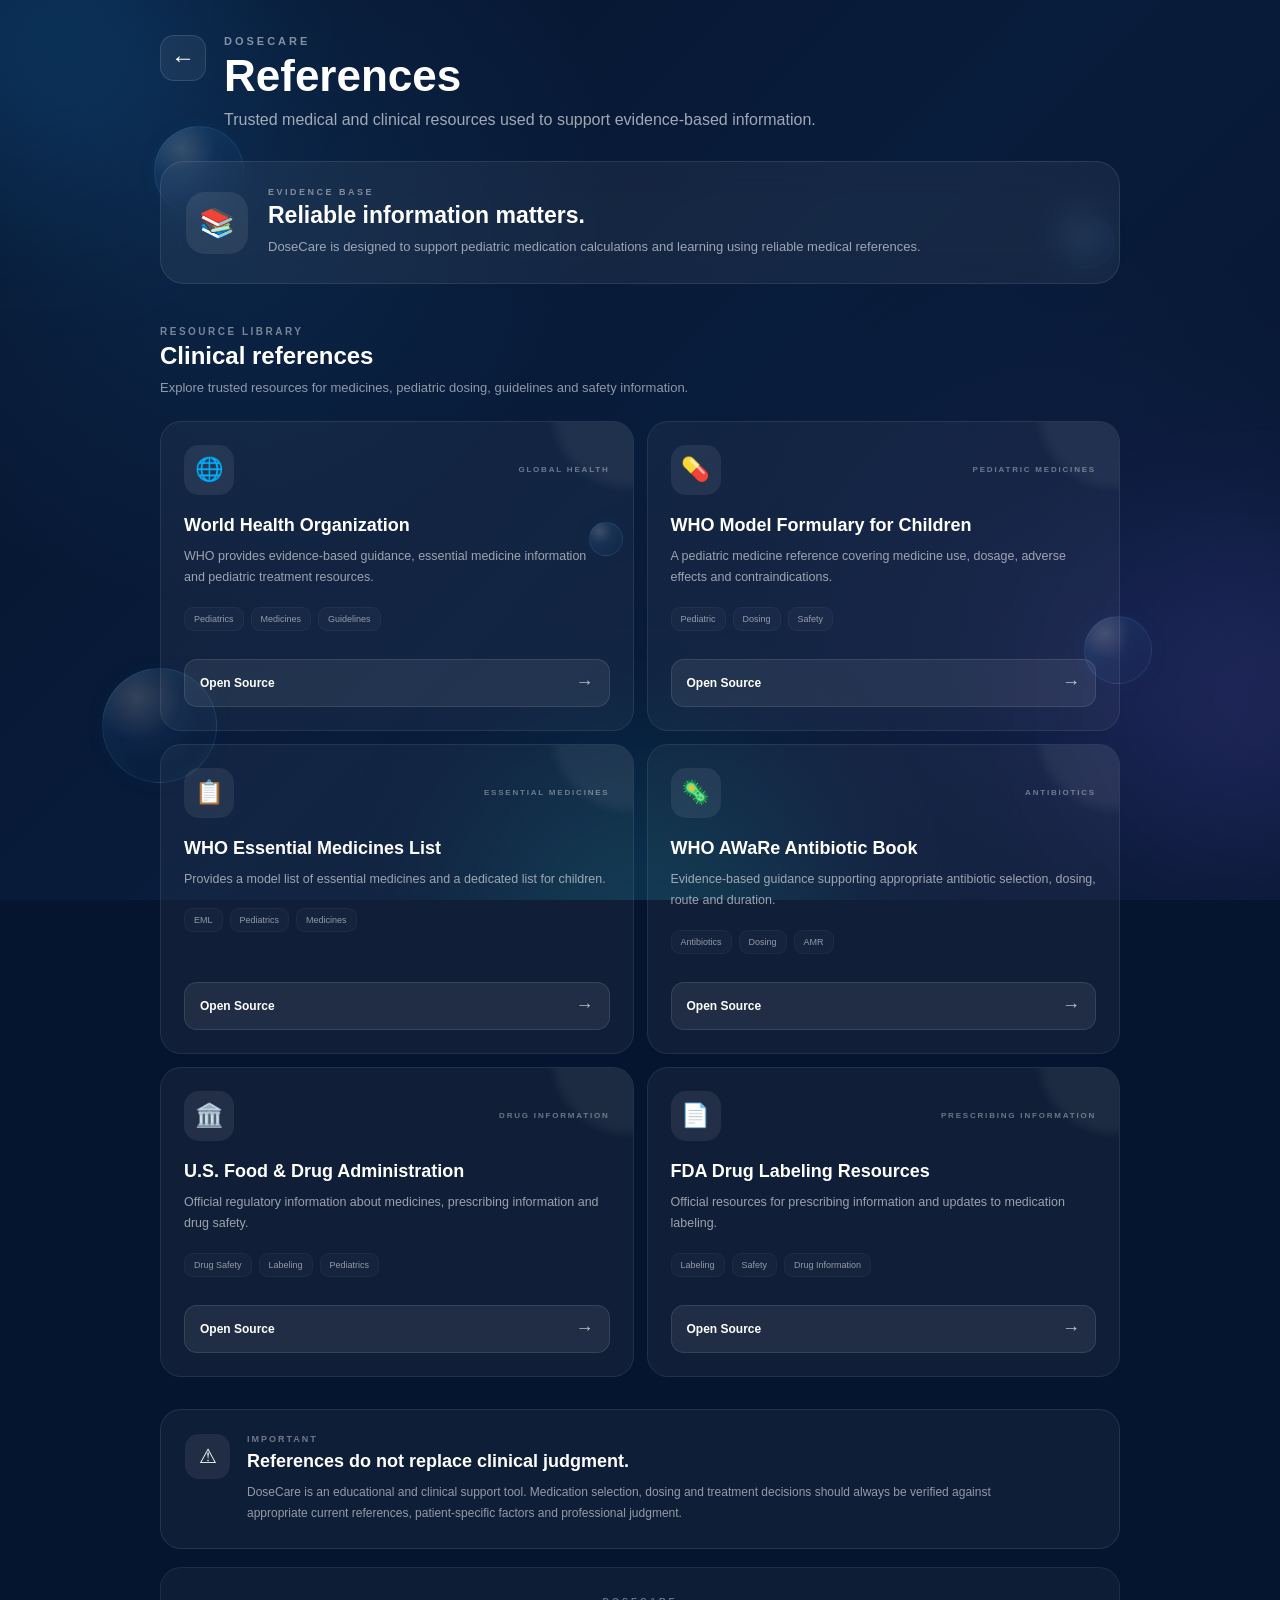
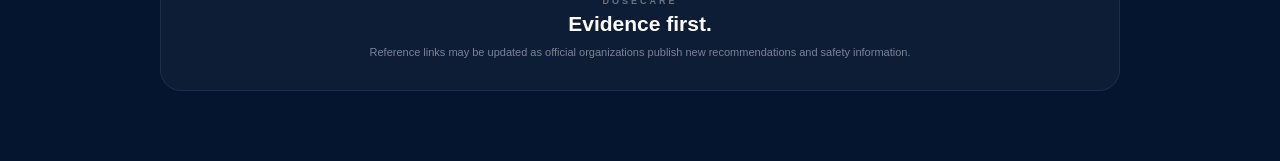
<file: references.html>
<!DOCTYPE html>
<html lang="en">

<head>

    <meta charset="UTF-8">

    <meta
        name="viewport"
        content="width=device-width, initial-scale=1.0"
    >

    <title>DoseCare — References</title>

    <link
        rel="stylesheet"
        href="style.css"
    >

    <link
        rel="stylesheet"
        href="references.css"
    >

</head>


<body>


    <!-- =================================
         BACKGROUND
    ================================= -->

    <div class="background">

        <div class="glow glow-one"></div>
        <div class="glow glow-two"></div>
        <div class="glow glow-three"></div>

        <div class="bubble bubble-one"></div>
        <div class="bubble bubble-two"></div>
        <div class="bubble bubble-three"></div>
        <div class="bubble bubble-four"></div>
        <div class="bubble bubble-five"></div>

        <div id="particles"></div>

    </div>



    <!-- =================================
         REFERENCES PAGE
    ================================= -->

    <main class="references-page">


        <!-- =================================
             HEADER
        ================================= -->

        <header class="references-header">

            <button
                id="back-button"
                class="references-back"
                type="button"
                aria-label="Back to Home"
            >
                ←
            </button>


            <div>

                <span class="references-label">
                    DOSECARE
                </span>

                <h1>
                    References
                </h1>

                <p>
                    Trusted medical and clinical
                    resources used to support
                    evidence-based information.
                </p>

            </div>

        </header>



        <!-- =================================
             INTRO CARD
        ================================= -->

        <section class="references-intro">

            <div class="references-intro-icon">
                📚
            </div>


            <div>

                <span class="references-small-label">
                    EVIDENCE BASE
                </span>

                <h2>
                    Reliable information matters.
                </h2>

                <p>
                    DoseCare is designed to support
                    pediatric medication calculations
                    and learning using reliable
                    medical references.
                </p>

            </div>

        </section>



        <!-- =================================
             REFERENCE CATEGORIES
        ================================= -->

        <section class="reference-section">


            <div class="section-heading">

                <span>
                    RESOURCE LIBRARY
                </span>

                <h2>
                    Clinical references
                </h2>

                <p>
                    Explore trusted resources for
                    medicines, pediatric dosing,
                    guidelines and safety information.
                </p>

            </div>



            <div class="reference-grid">


                <!-- =================================
                     WHO
                ================================= -->

                <article class="reference-card">

                    <div class="reference-card-top">

                        <div class="reference-icon">
                            🌐
                        </div>

                        <span class="reference-type">
                            GLOBAL HEALTH
                        </span>

                    </div>


                    <h3>
                        World Health Organization
                    </h3>


                    <p>
                        WHO provides evidence-based
                        guidance, essential medicine
                        information and pediatric
                        treatment resources.
                    </p>


                    <div class="reference-tags">

                        <span>
                            Pediatrics
                        </span>

                        <span>
                            Medicines
                        </span>

                        <span>
                            Guidelines
                        </span>

                    </div>


                    <button
                        class="reference-button"
                        data-url="https://www.who.int/"
                        type="button"
                    >

                        Open Source

                        <span>
                            →
                        </span>

                    </button>

                </article>



                <!-- =================================
                     WHO FORMULARY
                ================================= -->

                <article class="reference-card">

                    <div class="reference-card-top">

                        <div class="reference-icon">
                            💊
                        </div>

                        <span class="reference-type">
                            PEDIATRIC MEDICINES
                        </span>

                    </div>


                    <h3>
                        WHO Model Formulary for Children
                    </h3>


                    <p>
                        A pediatric medicine reference
                        covering medicine use, dosage,
                        adverse effects and
                        contraindications.
                    </p>


                    <div class="reference-tags">

                        <span>
                            Pediatric
                        </span>

                        <span>
                            Dosing
                        </span>

                        <span>
                            Safety
                        </span>

                    </div>


                    <button
                        class="reference-button"
                        data-url="https://www.who.int/publications/i/item/9789241599320"
                        type="button"
                    >

                        Open Source

                        <span>
                            →
                        </span>

                    </button>

                </article>



                <!-- =================================
                     WHO EML
                ================================= -->

                <article class="reference-card">

                    <div class="reference-card-top">

                        <div class="reference-icon">
                            📋
                        </div>

                        <span class="reference-type">
                            ESSENTIAL MEDICINES
                        </span>

                    </div>


                    <h3>
                        WHO Essential Medicines List
                    </h3>


                    <p>
                        Provides a model list of essential
                        medicines and a dedicated list
                        for children.
                    </p>


                    <div class="reference-tags">

                        <span>
                            EML
                        </span>

                        <span>
                            Pediatrics
                        </span>

                        <span>
                            Medicines
                        </span>

                    </div>


                    <button
                        class="reference-button"
                        data-url="https://www.who.int/teams/health-product-policy-and-standards/essential-medicines"
                        type="button"
                    >

                        Open Source

                        <span>
                            →
                        </span>

                    </button>

                </article>



                <!-- =================================
                     WHO AWaRe
                ================================= -->

                <article class="reference-card">

                    <div class="reference-card-top">

                        <div class="reference-icon">
                            🦠
                        </div>

                        <span class="reference-type">
                            ANTIBIOTICS
                        </span>

                    </div>


                    <h3>
                        WHO AWaRe Antibiotic Book
                    </h3>


                    <p>
                        Evidence-based guidance supporting
                        appropriate antibiotic selection,
                        dosing, route and duration.
                    </p>


                    <div class="reference-tags">

                        <span>
                            Antibiotics
                        </span>

                        <span>
                            Dosing
                        </span>

                        <span>
                            AMR
                        </span>

                    </div>


                    <button
                        class="reference-button"
                        data-url="https://www.who.int/publications/b/61917"
                        type="button"
                    >

                        Open Source

                        <span>
                            →
                        </span>

                    </button>

                </article>



                <!-- =================================
                     FDA
                ================================= -->

                <article class="reference-card">

                    <div class="reference-card-top">

                        <div class="reference-icon">
                            🏛️
                        </div>

                        <span class="reference-type">
                            DRUG INFORMATION
                        </span>

                    </div>


                    <h3>
                        U.S. Food & Drug Administration
                    </h3>


                    <p>
                        Official regulatory information
                        about medicines, prescribing
                        information and drug safety.
                    </p>


                    <div class="reference-tags">

                        <span>
                            Drug Safety
                        </span>

                        <span>
                            Labeling
                        </span>

                        <span>
                            Pediatrics
                        </span>

                    </div>


                    <button
                        class="reference-button"
                        data-url="https://www.fda.gov/drugs"
                        type="button"
                    >

                        Open Source

                        <span>
                            →
                        </span>

                    </button>

                </article>



                <!-- =================================
                     FDA LABELING
                ================================= -->

                <article class="reference-card">

                    <div class="reference-card-top">

                        <div class="reference-icon">
                            📄
                        </div>

                        <span class="reference-type">
                            PRESCRIBING INFORMATION
                        </span>

                    </div>


                    <h3>
                        FDA Drug Labeling Resources
                    </h3>


                    <p>
                        Official resources for prescribing
                        information and updates to
                        medication labeling.
                    </p>


                    <div class="reference-tags">

                        <span>
                            Labeling
                        </span>

                        <span>
                            Safety
                        </span>

                        <span>
                            Drug Information
                        </span>

                    </div>


                    <button
                        class="reference-button"
                        data-url="https://www.fda.gov/drugs/laws-acts-and-rules/fdas-labeling-resources-human-prescription-drugs"
                        type="button"
                    >

                        Open Source

                        <span>
                            →
                        </span>

                    </button>

                </article>


            </div>

        </section>



        <!-- =================================
             SAFETY NOTE
        ================================= -->

        <section class="reference-safety">

            <div class="safety-icon">
                ⚠
            </div>


            <div>

                <span>
                    IMPORTANT
                </span>

                <h2>
                    References do not replace
                    clinical judgment.
                </h2>

                <p>
                    DoseCare is an educational and
                    clinical support tool. Medication
                    selection, dosing and treatment
                    decisions should always be verified
                    against appropriate current references,
                    patient-specific factors and
                    professional judgment.
                </p>

            </div>

        </section>



        <!-- =================================
             SOURCE INFORMATION
        ================================= -->

        <section class="reference-footer">

            <span>
                DOSECARE
            </span>

            <h2>
                Evidence first.
            </h2>

            <p>
                Reference links may be updated as
                official organizations publish new
                recommendations and safety information.
            </p>

        </section>


    </main>



    <!-- =================================
         SCRIPT
    ================================= -->
<script src="theme.js"></script>

    <script src="references.js"></script>


</body>

</html>
</file>
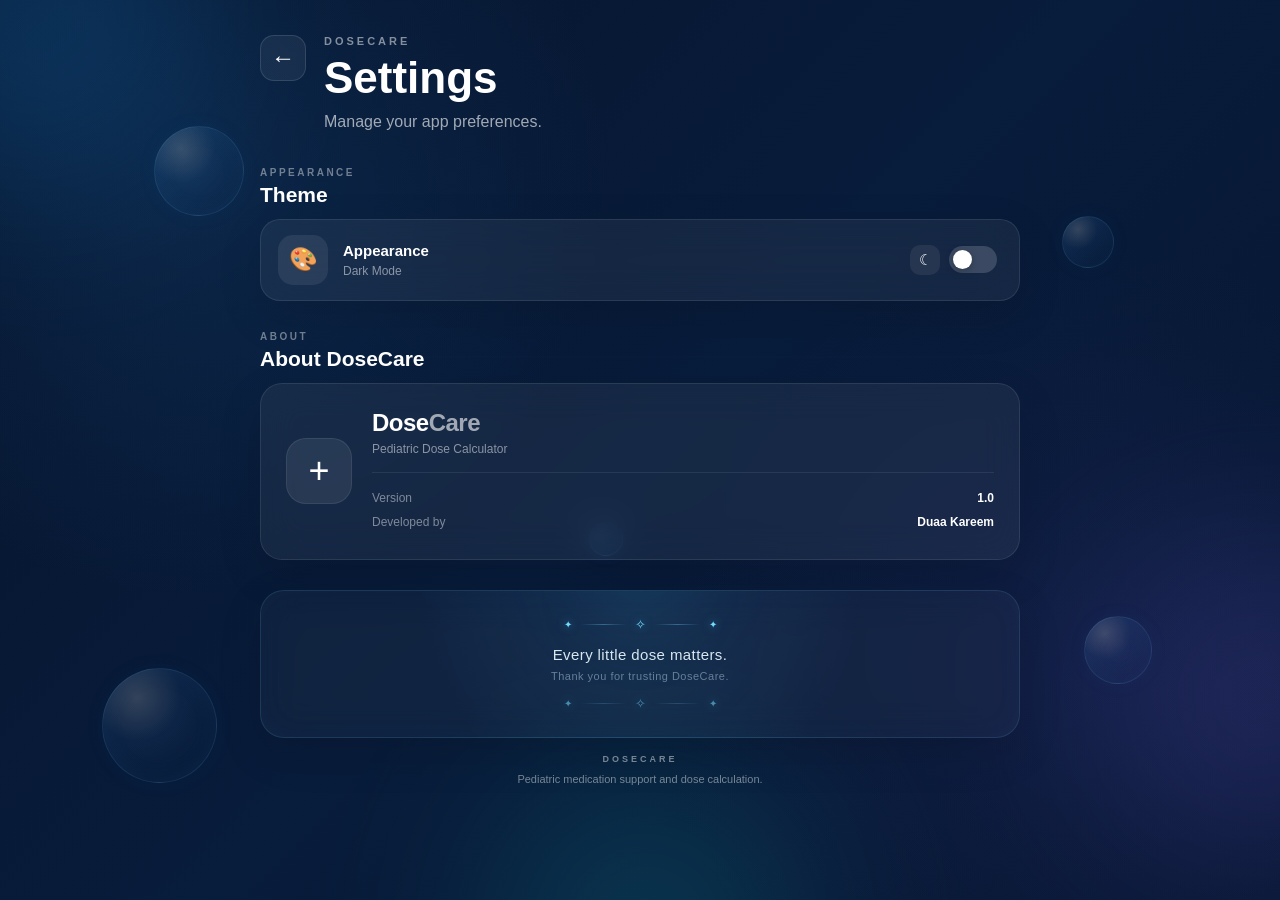
<file: settings.html>
<!DOCTYPE html>
<html lang="en">

<head>

    <meta charset="UTF-8">

    <meta
        name="viewport"
        content="width=device-width, initial-scale=1.0"
    >

    <title>DoseCare — Settings</title>

    <link
        rel="stylesheet"
        href="style.css"
    >

    <link
        rel="stylesheet"
        href="settings.css"
    >

</head>


<body>


    <!-- =================================
         ANIMATED BACKGROUND
    ================================= -->

    <div class="background">

        <div class="glow glow-one"></div>
        <div class="glow glow-two"></div>
        <div class="glow glow-three"></div>

        <div class="bubble bubble-one"></div>
        <div class="bubble bubble-two"></div>
        <div class="bubble bubble-three"></div>
        <div class="bubble bubble-four"></div>
        <div class="bubble bubble-five"></div>

        <div id="particles"></div>

    </div>



    <!-- =================================
         SETTINGS PAGE
    ================================= -->

    <main class="settings-page">


        <!-- =================================
             HEADER
        ================================= -->

        <header class="settings-header">

            <button
                id="back-button"
                class="settings-back"
                type="button"
                aria-label="Back to Home"
            >
                ←
            </button>


            <div>

                <span class="settings-label">
                    DOSECARE
                </span>


                <h1>
                    Settings
                </h1>


                <p>
                    Manage your app preferences.
                </p>

            </div>

        </header>



        <!-- =================================
             APPEARANCE
        ================================= -->

        <section class="settings-section">


            <div class="settings-section-title">

                <span>
                    APPEARANCE
                </span>

                <h2>
                    Theme
                </h2>

            </div>


            <div class="settings-card">


                <div class="settings-card-icon">
                    🎨
                </div>


                <div class="settings-card-content">

                    <strong>
                        Appearance
                    </strong>

                    <span id="theme-status">
                        Dark Mode
                    </span>

                </div>


                <button
                    id="theme-toggle"
                    class="theme-toggle"
                    type="button"
                    aria-label="Toggle theme"
                    aria-pressed="false"
                >

                    <span class="theme-toggle-icon">
                        ☾
                    </span>

                    <span class="toggle-track">

                        <span class="toggle-thumb"></span>

                    </span>

                </button>


            </div>

        </section>



        <!-- =================================
             ABOUT
        ================================= -->

        <section class="settings-section">


            <div class="settings-section-title">

                <span>
                    ABOUT
                </span>

                <h2>
                    About DoseCare
                </h2>

            </div>


            <div class="about-card">


                <div class="about-logo">
                    +
                </div>


                <div class="about-content">

                    <h2>
                        Dose<span>Care</span>
                    </h2>


                    <p>
                        Pediatric Dose Calculator
                    </p>


                    <div class="about-divider"></div>


                    <div class="about-row">

                        <span>
                            Version
                        </span>

                        <strong>
                            1.0
                        </strong>

                    </div>


                    <div class="about-row">

                        <span>
                            Developed by
                        </span>

                        <strong>
                            Duaa Kareem
                        </strong>

                    </div>

                </div>

            </div>


        </section>


<div class="settings-message">

    <div class="message-decoration">
        <span>✦</span>
        <i></i>
        <span>✧</span>
        <i></i>
        <span>✦</span>
    </div>

    <p class="message-main">
        Every little dose matters.
    </p>

    <p class="message-sub">
        Thank you for trusting DoseCare.
    </p>

    <div class="message-decoration bottom">
        <span>✦</span>
        <i></i>
        <span>✧</span>
        <i></i>
        <span>✦</span>
    </div>

</div>
        <!-- =================================
             FOOTER
        ================================= -->

        <footer class="settings-footer">

            <span>
                DOSECARE
            </span>

            <p>
                Pediatric medication support
                and dose calculation.
            </p>

        </footer>


    </main>



    <!-- =================================
         SCRIPT
    ================================= -->

 <script src="theme.js"></script>
<script src="settings.js"></script>

</body>

</html>
</file>
<file: style.css>
/* =========================================
   DoseCare
   Global Styles
========================================= */

* {
    margin: 0;
    padding: 0;
    box-sizing: border-box;
}


html,
body {
    width: 100%;
    min-height: 100%;
}


body {

    min-height: 100vh;

    overflow-x: hidden;

    font-family:
        "Segoe UI",
        Arial,
        sans-serif;

    color: #ffffff;

    background: #06152f;

}


/* =========================================
   ANIMATED BACKGROUND
========================================= */


.background {

    position: fixed;

    inset: 0;

    width: 100%;
    height: 100%;

    overflow: hidden;

    z-index: -1;

    background:

        radial-gradient(
            circle at 15% 20%,
            rgba(38, 119, 190, 0.16),
            transparent 32%
        ),

        radial-gradient(
            circle at 85% 75%,
            rgba(83, 71, 175, 0.12),
            transparent 34%
        ),

        linear-gradient(
            135deg,
            #06142c 0%,
            #081c3b 50%,
            #06152f 100%
        );

}


/* =========================================
   SOFT GLOWS
========================================= */


.glow {

    position: absolute;

    width: 320px;
    height: 320px;

    border-radius: 50%;

    filter: blur(90px);

    opacity: 0.22;

    pointer-events: none;

    animation:
        glowMove 16s ease-in-out infinite alternate;

}


.glow-one {

    top: -140px;
    left: -120px;

    background: #1686d9;

}


.glow-two {

    right: -140px;
    bottom: 5%;

    background: #6254c7;

    animation-delay: -5s;

}


.glow-three {

    left: 38%;
    bottom: -190px;

    background: #159eac;

    animation-delay: -9s;

}


@keyframes glowMove {

    0% {

        transform:
            translate3d(0, 0, 0)
            scale(1);

    }

    50% {

        transform:
            translate3d(35px, -25px, 0)
            scale(1.06);

    }

    100% {

        transform:
            translate3d(-25px, 30px, 0)
            scale(0.96);

    }

}


/* =========================================
   BUBBLES
========================================= */


.bubble {

    position: absolute;

    border-radius: 50%;

    pointer-events: none;

    background:

        radial-gradient(
            circle at 30% 25%,
            rgba(255,255,255,0.18),
            rgba(76,156,238,0.08) 38%,
            rgba(76,156,238,0.015) 72%
        );

    border:
        1px solid
        rgba(112,191,255,0.13);

    box-shadow:

        inset 0 0 25px
        rgba(92,186,255,0.06),

        0 0 25px
        rgba(54,143,220,0.04);

    animation:
        bubbleFloat 14s ease-in-out infinite;

}


.bubble-one {

    width: 90px;
    height: 90px;

    top: 14%;
    left: 12%;

}


.bubble-two {

    width: 52px;
    height: 52px;

    top: 24%;
    right: 13%;

    animation-delay: -3s;

}


.bubble-three {

    width: 115px;
    height: 115px;

    bottom: 13%;
    left: 8%;

    animation-delay: -6s;

}


.bubble-four {

    width: 68px;
    height: 68px;

    right: 10%;
    bottom: 24%;

    animation-delay: -9s;

}


.bubble-five {

    width: 34px;
    height: 34px;

    top: 58%;
    left: 46%;

    animation-delay: -12s;

}


@keyframes bubbleFloat {

    0% {

        transform:
            translate3d(0,0,0);

    }

    50% {

        transform:
            translate3d(16px,-22px,0);

    }

    100% {

        transform:
            translate3d(-10px,14px,0);

    }

}

/* =========================================
   STARS / PARTICLES
========================================= */

#particles {

    position: absolute;

    inset: 0;

    width: 100%;
    height: 100%;

    pointer-events: none;

    overflow: hidden;

    z-index: 2;

}


.particle {

    position: absolute;

    display: block;

    border-radius: 50%;

    background: rgba(190, 235, 255, 0.95);

    box-shadow:

        0 0 5px
        rgba(120, 220, 255, 0.95),

        0 0 12px
        rgba(80, 190, 255, 0.65),

        0 0 20px
        rgba(80, 170, 255, 0.25);

    animation:

        starFloat linear infinite,

        starTwinkle ease-in-out infinite alternate;

}


@keyframes starFloat {

    0% {

        transform:
            translate3d(0, 15px, 0);

    }

    50% {

        transform:
            translate3d(8px, -18px, 0);

    }

    100% {

        transform:
            translate3d(-6px, -40px, 0);

    }

}


@keyframes starTwinkle {

    0% {

        opacity: 0.15;

        transform:
            scale(0.65);

    }

    50% {

        opacity: 0.75;

        transform:
            scale(1);

    }

    100% {

        opacity: 1;

        transform:
            scale(1.25);

    }

}

/* =========================================
   WELCOME SCREEN
========================================= */


.welcome-screen {

    position: fixed;

    inset: 0;

    z-index: 100;

    display: flex;

    align-items: center;

    justify-content: center;

    text-align: center;

    transition:

        opacity 1s ease,

        visibility 1s ease;

}


.welcome-screen.hide {

    opacity: 0;

    visibility: hidden;

    pointer-events: none;

}


.welcome-content {

    display: flex;

    flex-direction: column;

    align-items: center;

    animation:
        welcomeAppear 2s ease forwards;

}


.welcome-label {

    font-size: 20px;

    letter-spacing: 10px;

    color:
        rgba(205,230,255,0.82);

}


.welcome-logo {

    margin-top: 20px;

    font-size:
        clamp(70px,13vw,150px);

    line-height: 1;

    letter-spacing: 3px;

    background:

        linear-gradient(
            100deg,
            #ffffff,
            #78dcff,
            #9c91ff,
            #ffffff
        );

    background-size: 250% auto;

    -webkit-background-clip: text;

    background-clip: text;

    color: transparent;

    animation:
        logoGradient 7s linear infinite;

}


.welcome-logo span {
    color: transparent;
}


.welcome-description {

    margin-top: 25px;

    font-size: 19px;

    letter-spacing: 3px;

    color:
        rgba(205,230,250,0.72);

}


.enter-button {

    margin-top: 45px;

    padding:
        15px 28px;

    border-radius: 40px;

    border:
        1px solid
        rgba(120,215,255,0.32);

    background:
        rgba(50,145,220,0.12);

    color: white;

    font-size: 15px;

    cursor: pointer;

    backdrop-filter:
        blur(12px);

    transition: 0.35s ease;

}


.enter-button span {

    margin-left: 10px;

}


.enter-button:hover {

    transform:
        translateY(-3px);

    background:
        rgba(70,170,240,0.22);

    box-shadow:
        0 0 30px
        rgba(60,180,255,0.16);

}


@keyframes welcomeAppear {

    from {

        opacity: 0;

        transform:
            translateY(20px)
            scale(0.97);

    }

    to {

        opacity: 1;

        transform:
            translateY(0)
            scale(1);

    }

}


@keyframes logoGradient {

    from {
        background-position: 0% center;
    }

    to {
        background-position: 250% center;
    }

}


/* =========================================
   HOME
========================================= */


.home-screen {

    min-height: 100vh;

    padding: 25px;

    opacity: 0;

    visibility: hidden;

    transform:
        translateY(15px);

    transition:

        opacity 1s ease,

        visibility 1s ease,

        transform 1s ease;

}


.home-screen.show {

    opacity: 1;

    visibility: visible;

    transform:
        translateY(0);

}


/* =========================================
   TOP BAR
========================================= */


.top-bar {

    width: 100%;

    display: flex;

    align-items: center;

    justify-content: space-between;

    padding:
        8px 5px 30px;

}


.top-logo {

    display: flex;

    align-items: center;

    gap: 12px;

    font-size: 25px;

    font-weight: 600;

}


.top-logo > span > span {

    color: #68d9ff;

}


.mini-logo {

    width: 42px;
    height: 42px;

    display: flex;

    align-items: center;

    justify-content: center;

    border-radius: 13px;

    color: #75ddff;

    font-size: 25px;

    background:
        rgba(60,160,230,0.12);

    border:
        1px solid
        rgba(120,220,255,0.2);

}


.user-area {

    display: flex;

    align-items: center;

    gap: 14px;

}


.user-name {

    display: flex;

    flex-direction: column;

    text-align: right;

}


.user-name small {

    font-size: 11px;

    color:
        rgba(210,230,250,0.55);

}


.user-name strong {

    margin-top: 3px;

    font-size: 14px;

}


.profile {

    width: 46px;
    height: 46px;

    display: flex;

    align-items: center;

    justify-content: center;

    border-radius: 50%;

    background:
        rgba(70,160,240,0.16);

    border:
        1px solid
        rgba(120,220,255,0.25);

    font-weight: 600;

}


/* =========================================
   MENU BUTTON
========================================= */


.menu-button {

    width: 46px;
    height: 46px;

    display: flex;

    flex-direction: column;

    align-items: center;

    justify-content: center;

    gap: 5px;

    border: none;

    border-radius: 14px;

    background:
        rgba(255,255,255,0.055);

    border:
        1px solid
        rgba(140,210,255,0.13);

    cursor: pointer;

    transition: 0.3s ease;

}


.menu-button span {

    width: 19px;
    height: 2px;

    border-radius: 10px;

    background:
        rgba(230,245,255,0.9);

}


.menu-button:hover {

    background:
        rgba(80,170,240,0.13);

    transform:
        translateY(-2px);

}


/* =========================================
   MENU OVERLAY
========================================= */


.menu-overlay {

    position: fixed;

    inset: 0;

    z-index: 40;

    background:
        rgba(0,10,25,0.38);

    backdrop-filter:
        blur(3px);

    opacity: 0;

    visibility: hidden;

    transition:
        0.35s ease;

}


.menu-overlay.open {

    opacity: 1;

    visibility: visible;

}


/* =========================================
   SIDE MENU
========================================= */


.side-menu {

    position: fixed;

    top: 20px;

    right: 20px;

    z-index: 50;

    width: 310px;

    max-height:
        calc(100vh - 40px);

    overflow-y: auto;

    padding: 25px;

    border-radius: 27px;

    background:
        rgba(8,25,55,0.88);

    border:
        1px solid
        rgba(130,205,255,0.18);

    backdrop-filter:
        blur(25px);

    box-shadow:
        0 25px 70px
        rgba(0,0,0,0.35);

    transform:
        translateX(30px)
        scale(0.97);

    opacity: 0;

    visibility: hidden;

    transition:
        0.4s ease;

}


.side-menu.open {

    transform:
        translateX(0)
        scale(1);

    opacity: 1;

    visibility: visible;

}


/* =========================================
   MENU HEADER
========================================= */


.menu-header {

    display: flex;

    align-items: flex-start;

    justify-content: space-between;

    padding-bottom: 20px;

    border-bottom:
        1px solid
        rgba(150,210,255,0.09);

}


.menu-header small {

    color: #70d9ff;

    font-size: 10px;

    letter-spacing: 3px;

}


.menu-header h2 {

    margin-top: 6px;

    font-size: 25px;

}


.close-menu {

    width: 36px;
    height: 36px;

    border: none;

    border-radius: 11px;

    background:
        rgba(255,255,255,0.05);

    color: white;

    font-size: 25px;

    cursor: pointer;

}


/* =========================================
   MENU ITEMS
========================================= */


.menu-list {

    display: flex;

    flex-direction: column;

    gap: 7px;

    margin-top: 20px;

}


.menu-item {

    width: 100%;

    display: flex;

    align-items: center;

    gap: 14px;

    padding:
        13px 14px;

    border: 1px solid transparent;

    border-radius: 14px;

    background: transparent;

    color:
        rgba(225,240,255,0.78);

    text-align: left;

    font-size: 14px;

    cursor: pointer;

    transition:
        0.25s ease;

}


.menu-item:hover,
.menu-item.active {

    color: white;

    background:
        rgba(65,165,235,0.12);

    border-color:
        rgba(100,205,255,0.12);

    transform:
        translateX(-3px);

}


.menu-icon {

    width: 28px;
    height: 28px;

    display: flex;

    align-items: center;

    justify-content: center;

    border-radius: 9px;

    color: #75dcff;

    background:
        rgba(80,170,240,0.08);

}


/* =========================================
   DASHBOARD
========================================= */


.dashboard {

    width: 100%;

    max-width: 1250px;

    margin:
        25px auto 0;

}


.dashboard-heading {

    max-width: 850px;

    margin-bottom: 28px;

}


.dashboard-heading > span {

    font-size: 11px;

    letter-spacing: 4px;

    color: #6ed9ff;

}


.dashboard-heading h1 {

    margin-top: 10px;

    font-size:
        clamp(32px,5vw,58px);

    line-height: 1.08;

}


.dashboard-heading p {

    max-width: 650px;

    margin-top: 18px;

    color:
        rgba(215,233,250,0.62);

    line-height: 1.7;

}


/* =========================================
   HERO CARD
========================================= */


.hero-card {

    min-height: 270px;

    display: flex;

    align-items: center;

    justify-content: space-between;

    padding: 42px;

    border-radius: 30px;

    overflow: hidden;

    position: relative;

    background:
        linear-gradient(
            135deg,
            rgba(47,140,210,0.16),
            rgba(80,70,170,0.10)
        );

    border:
        1px solid
        rgba(140,215,255,0.17);

    backdrop-filter:
        blur(18px);

}


.hero-label {

    font-size: 11px;

    letter-spacing: 3px;

    color: #75d9ff;

}


.hero-card h2 {

    max-width: 700px;

    margin-top: 13px;

    font-size:
        clamp(27px,4vw,45px);

    line-height: 1.15;

}


.hero-card p {

    max-width: 650px;

    margin-top: 17px;

    color:
        rgba(220,237,250,0.66);

    line-height: 1.7;

}


.hero-symbol {

    width: 135px;
    height: 135px;

    flex-shrink: 0;

    display: flex;

    align-items: center;

    justify-content: center;

    border-radius: 50%;

    font-size: 75px;

    color: #7bdfff;

    background:
        rgba(80,170,240,0.07);

    border:
        1px solid
        rgba(120,220,255,0.2);

    box-shadow:
        0 0 50px
        rgba(60,190,255,0.08);

}


/* =========================================
   PRIMARY BUTTON
========================================= */


.primary-button {

    margin-top: 23px;

    padding:
        14px 22px;

    border: none;

    border-radius: 14px;

    background:
        linear-gradient(
            135deg,
            #279bd5,
            #4d75d8
        );

    color: white;

    font-size: 14px;

    cursor: pointer;

    transition: 0.3s ease;

}


.primary-button span {

    margin-left: 8px;

}


.primary-button:hover {

    transform:
        translateY(-3px);

    box-shadow:
        0 12px 30px
        rgba(40,150,230,0.25);

}


/* =========================================
   QUICK CARDS
========================================= */


.quick-grid {

    display: grid;

    grid-template-columns:
        repeat(3,1fr);

    gap: 20px;

    margin-top: 20px;

}


.quick-card {

    padding: 27px;

    min-height: 175px;

    border-radius: 23px;

    background:
        rgba(255,255,255,0.045);

    border:
        1px solid
        rgba(150,210,255,0.12);

    backdrop-filter:
        blur(14px);

    transition:
        0.3s ease;

}


.quick-card:hover {

    transform:
        translateY(-6px);

    background:
        rgba(70,170,240,0.09);

}


.quick-icon {

    width: 44px;
    height: 44px;

    display: flex;

    align-items: center;

    justify-content: center;

    border-radius: 13px;

    margin-bottom: 18px;

    color: #78ddff;

    background:
        rgba(70,170,240,0.09);

    border:
        1px solid
        rgba(110,210,255,0.13);

}


.quick-card h3 {

    font-size: 19px;

}


.quick-card p {

    margin-top: 9px;

    color:
        rgba(220,235,255,0.58);

    line-height: 1.55;

    font-size: 13px;

}


/* =========================================
   MOBILE
========================================= */


@media (max-width: 700px) {

    .home-screen {

        padding: 16px;

    }


    .top-bar {

        padding-bottom: 25px;

    }


    .user-name {

        display: none;

    }


    .dashboard {

        margin-top: 15px;

    }


    .hero-card {

        padding: 27px;

    }


    .hero-symbol {

        display: none;

    }


    .quick-grid {

        grid-template-columns: 1fr;

    }


    .side-menu {

        top: 12px;

        right: 12px;

        left: 12px;

        width: auto;

        max-height:
            calc(100vh - 24px);

    }


    .welcome-label {

        font-size: 15px;

        letter-spacing: 6px;

    }


    .welcome-logo {

        font-size: 68px;

    }


    .welcome-description {

        font-size: 15px;

        letter-spacing: 2px;

    }

}


/* =========================================
   REDUCED MOTION
========================================= */


@media (prefers-reduced-motion: reduce) {

    .glow,
    .bubble,
    .particle {

        animation: none;

    }

}
.developer-badge {

    margin-top: 18px;

    padding: 10px 22px;

    display: flex;

    align-items: center;

    gap: 7px;

    border-radius: 30px;

    border: 1px solid
        rgba(120, 215, 255, 0.25);

    background:
        rgba(70, 160, 230, 0.08);

    backdrop-filter:
        blur(12px);

    box-shadow:
        0 0 25px
        rgba(60, 180, 255, 0.06);

    animation:
        developerGlow 4s ease-in-out infinite;

}


.developer-label {

    font-size: 12px;

    color:
        rgba(190, 220, 245, 0.58);

}


.developer-badge strong {

    font-size: 14px;

    letter-spacing: 1.5px;

    color:
        rgba(225, 245, 255, 0.9);

    font-weight: 500;

}


@keyframes developerGlow {

    0%,
    100% {

        box-shadow:
            0 0 20px
            rgba(60, 180, 255, 0.04);

        border-color:
            rgba(120, 215, 255, 0.20);

    }

    50% {

        box-shadow:
            0 0 30px
            rgba(60, 180, 255, 0.10);

        border-color:
            rgba(120, 215, 255, 0.35);

    }

}
/* =========================================
   FAVORITES PAGE
========================================= */

.favorites-page {

    width: 100%;

    max-width: 1100px;

    min-height: 100vh;

    margin: 0 auto;

    padding: 30px 25px 60px;

}


/* =========================================
   PAGE HEADER
========================================= */

.page-header {

    display: flex;

    align-items: center;

    gap: 18px;

    padding-bottom: 30px;

}


.back-button {

    width: 48px;
    height: 48px;

    display: flex;

    align-items: center;

    justify-content: center;

    border: 1px solid
        rgba(140,215,255,0.16);

    border-radius: 15px;

    background:
        rgba(255,255,255,0.055);

    color: white;

    font-size: 23px;

    cursor: pointer;

    transition: 0.3s ease;

}


.back-button:hover {

    transform:
        translateX(4px);

    background:
        rgba(70,170,240,0.12);

    border-color:
        rgba(120,220,255,0.28);

}


.page-label {

    font-size: 10px;

    letter-spacing: 4px;

    color: #70d9ff;

}


.page-header h1 {

    margin-top: 5px;

    font-size: 34px;

}


/* =========================================
   PAGE INTRO
========================================= */

.page-intro {

    margin-top: 15px;

    margin-bottom: 30px;

}


.page-intro h2 {

    font-size: 25px;

    font-weight: 600;

}


.page-intro p {

    margin-top: 8px;

    color:
        rgba(215,233,250,0.58);

    font-size: 14px;

}


/* =========================================
   FAVORITES CONTAINER
========================================= */

.favorites-container {

    display: grid;

    grid-template-columns:
        repeat(2, minmax(0, 1fr));

    gap: 16px;

}


/* =========================================
   FAVORITE CARD
========================================= */

.favorite-card {

    display: flex;

    align-items: center;

    gap: 16px;

    min-height: 105px;

    padding: 20px;

    border-radius: 21px;

    background:
        rgba(255,255,255,0.045);

    border:
        1px solid
        rgba(150,210,255,0.12);

    backdrop-filter:
        blur(16px);

    transition:
        0.3s ease;

}


.favorite-card:hover {

    transform:
        translateY(-4px);

    background:
        rgba(70,170,240,0.08);

    border-color:
        rgba(120,215,255,0.2);

    box-shadow:
        0 15px 35px
        rgba(0,0,0,0.14);

}


/* =========================================
   MEDICINE ICON
========================================= */

.favorite-medicine-icon {

    width: 52px;
    height: 52px;

    flex-shrink: 0;

    display: flex;

    align-items: center;

    justify-content: center;

    border-radius: 16px;

    font-size: 25px;

    background:
        rgba(70,170,240,0.09);

    border:
        1px solid
        rgba(110,210,255,0.14);

}


/* =========================================
   MEDICINE INFO
========================================= */

.favorite-medicine-info {

    min-width: 0;

    flex: 1;

}


.favorite-medicine-info h3 {

    font-size: 17px;

    font-weight: 600;

    white-space: nowrap;

    overflow: hidden;

    text-overflow: ellipsis;

}


.favorite-medicine-info p {

    margin-top: 6px;

    color:
        rgba(210,230,250,0.52);

    font-size: 12px;

}


/* =========================================
   REMOVE FAVORITE
========================================= */

.remove-favorite {

    width: 40px;
    height: 40px;

    flex-shrink: 0;

    display: flex;

    align-items: center;

    justify-content: center;

    border: none;

    border-radius: 12px;

    background:
        rgba(255,255,255,0.045);

    color: #72dcff;

    font-size: 19px;

    cursor: pointer;

    transition: 0.3s ease;

}


.remove-favorite:hover {

    transform:
        scale(1.08);

    background:
        rgba(100,190,240,0.12);

}


/* =========================================
   EMPTY FAVORITES
========================================= */

.empty-favorites {

    min-height: 330px;

    display: none;

    flex-direction: column;

    align-items: center;

    justify-content: center;

    text-align: center;

    padding: 40px 20px;

    border-radius: 26px;

    background:
        rgba(255,255,255,0.035);

    border:
        1px dashed
        rgba(130,205,255,0.16);

    backdrop-filter:
        blur(14px);

}


.empty-icon {

    width: 70px;
    height: 70px;

    display: flex;

    align-items: center;

    justify-content: center;

    margin-bottom: 20px;

    border-radius: 22px;

    color: #73dcff;

    font-size: 32px;

    background:
        rgba(70,170,240,0.08);

    border:
        1px solid
        rgba(110,210,255,0.14);

}


.empty-favorites h2 {

    font-size: 23px;

}


.empty-favorites p {

    max-width: 390px;

    margin-top: 9px;

    color:
        rgba(215,233,250,0.55);

    line-height: 1.6;

    font-size: 13px;

}


/* =========================================
   EMPTY STATE BUTTON
========================================= */

.empty-favorites .primary-button {

    margin-top: 23px;

}


/* =========================================
   MOBILE
========================================= */

@media (max-width: 700px) {

    .favorites-page {

        padding:
            20px 16px 45px;

    }


    .page-header {

        gap: 13px;

    }


    .back-button {

        width: 44px;
        height: 44px;

    }


    .page-header h1 {

        font-size: 28px;

    }


    .page-intro h2 {

        font-size: 21px;

    }


    .favorites-container {

        grid-template-columns: 1fr;

    }


    .favorite-card {

        padding: 17px;

    }

}
/* =========================================
   HISTORY PAGE
========================================= */

.history-page {

    width: 100%;

    max-width: 1100px;

    min-height: 100vh;

    margin: 0 auto;

    padding: 30px 25px 60px;

}


/* =========================================
   HISTORY INTRO
========================================= */

.history-page .page-intro {

    display: flex;

    align-items: center;

    justify-content: space-between;

    gap: 20px;

}


/* =========================================
   CLEAR HISTORY
========================================= */

.clear-history-button {

    padding: 11px 16px;

    border: 1px solid
        rgba(255,120,140,0.16);

    border-radius: 12px;

    background:
        rgba(255,90,110,0.06);

    color:
        rgba(255,190,200,0.78);

    font-size: 12px;

    cursor: pointer;

    transition: 0.3s ease;

}


.clear-history-button:hover {

    background:
        rgba(255,90,110,0.11);

    border-color:
        rgba(255,120,140,0.25);

}


/* =========================================
   HISTORY CONTAINER
========================================= */

.history-container {

    display: flex;

    flex-direction: column;

    gap: 13px;

}


/* =========================================
   HISTORY CARD
========================================= */

.history-card {

    display: flex;

    align-items: center;

    gap: 17px;

    padding: 19px;

    border-radius: 20px;

    background:
        rgba(255,255,255,0.045);

    border:
        1px solid
        rgba(150,210,255,0.12);

    backdrop-filter:
        blur(16px);

    transition: 0.3s ease;

}


.history-card:hover {

    transform:
        translateY(-3px);

    background:
        rgba(70,170,240,0.07);

    border-color:
        rgba(120,215,255,0.2);

}


/* =========================================
   HISTORY ICON
========================================= */

.history-icon {

    width: 52px;
    height: 52px;

    flex-shrink: 0;

    display: flex;

    align-items: center;

    justify-content: center;

    border-radius: 16px;

    font-size: 23px;

    background:
        rgba(70,170,240,0.09);

    border:
        1px solid
        rgba(110,210,255,0.14);

}


/* =========================================
   HISTORY INFO
========================================= */

.history-info {

    flex: 1;

    min-width: 0;

}


.history-title-row {

    display: flex;

    align-items: center;

    justify-content: space-between;

    gap: 15px;

}


.history-title-row h3 {

    font-size: 17px;

    font-weight: 600;

}


.history-date {

    flex-shrink: 0;

    color:
        rgba(205,225,245,0.42);

    font-size: 10px;

}


/* =========================================
   HISTORY DETAILS
========================================= */

.history-details {

    display: flex;

    flex-wrap: wrap;

    gap: 7px;

    margin-top: 9px;

}


.history-details span {

    padding: 5px 8px;

    border-radius: 8px;

    background:
        rgba(255,255,255,0.035);

    color:
        rgba(215,235,250,0.55);

    font-size: 10px;

}


/* =========================================
   HISTORY RESULT
========================================= */

.history-result {

    display: flex;

    align-items: center;

    gap: 9px;

    margin-top: 10px;

}


.history-result small {

    color:
        rgba(205,230,250,0.42);

    font-size: 10px;

}


.history-result strong {

    color: #75dcff;

    font-size: 15px;

}


/* =========================================
   DELETE BUTTON
========================================= */

.delete-history {

    width: 38px;
    height: 38px;

    flex-shrink: 0;

    display: flex;

    align-items: center;

    justify-content: center;

    border: none;

    border-radius: 11px;

    background:
        rgba(255,255,255,0.04);

    color:
        rgba(220,235,250,0.45);

    font-size: 21px;

    cursor: pointer;

    transition: 0.3s ease;

}


.delete-history:hover {

    background:
        rgba(255,90,110,0.1);

    color:
        rgba(255,170,185,0.9);

}


/* =========================================
   EMPTY HISTORY
========================================= */

.empty-history {

    min-height: 330px;

    display: none;

    flex-direction: column;

    align-items: center;

    justify-content: center;

    text-align: center;

    padding: 40px 20px;

    border-radius: 26px;

    background:
        rgba(255,255,255,0.035);

    border:
        1px dashed
        rgba(130,205,255,0.16);

    backdrop-filter:
        blur(14px);

}


.empty-history-icon {

    width: 70px;
    height: 70px;

    display: flex;

    align-items: center;

    justify-content: center;

    margin-bottom: 20px;

    border-radius: 22px;

    color: #73dcff;

    font-size: 31px;

    background:
        rgba(70,170,240,0.08);

    border:
        1px solid
        rgba(110,210,255,0.14);

}


.empty-history h2 {

    font-size: 23px;

}


.empty-history p {

    max-width: 390px;

    margin-top: 9px;

    color:
        rgba(215,233,250,0.55);

    line-height: 1.6;

    font-size: 13px;

}


.empty-history .primary-button {

    margin-top: 23px;

}


/* =========================================
   MOBILE
========================================= */

@media (max-width: 700px) {

    .history-page {

        padding:
            20px 16px 45px;

    }


    .history-page .page-intro {

        align-items: flex-start;

        flex-direction: column;

    }


    .history-title-row {

        align-items: flex-start;

        flex-direction: column;

        gap: 5px;

    }


    .history-date {

        font-size: 9px;

    }


    .history-card {

        align-items: flex-start;

    }

}
/* =========================================
   DOSECARE
   LIGHT MODE — COMPLETE DAY THEME
   Dark mode above remains unchanged.
========================================= */


/* =========================================
   MAIN PAGE
========================================= */

body.light-mode {

    color: #17324d;

    background: #eef7fc;

}


/* =========================================
   BACKGROUND
========================================= */

body.light-mode .background {

    background:

        radial-gradient(
            circle at 15% 20%,
            rgba(38,150,220,.13),
            transparent 32%
        ),

        radial-gradient(
            circle at 85% 75%,
            rgba(110,100,210,.09),
            transparent 34%
        ),

        linear-gradient(
            135deg,
            #f5fbff 0%,
            #eaf6fc 50%,
            #f3f9fd 100%
        );

}


body.light-mode .glow {

    opacity: .13;

}


body.light-mode .bubble {

    background:

        radial-gradient(
            circle at 30% 25%,
            rgba(255,255,255,.95),
            rgba(76,156,238,.10) 38%,
            rgba(76,156,238,.02) 72%
        );

    border-color:
        rgba(70,160,220,.15);

    box-shadow:

        inset 0 0 25px
        rgba(92,186,255,.08),

        0 0 25px
        rgba(54,143,220,.05);

}


body.light-mode .particle {

    background:
        rgba(45,145,205,.55);

    box-shadow:

        0 0 5px
        rgba(70,170,220,.45),

        0 0 12px
        rgba(80,190,255,.25),

        0 0 20px
        rgba(80,170,255,.12);

}


/* =========================================
   WELCOME SCREEN
========================================= */

body.light-mode .welcome-label {

    color:
        rgba(35,78,105,.68);

}


body.light-mode .welcome-logo {

    background:

        linear-gradient(
            100deg,
            #17324d,
            #168fc4,
            #6258bd,
            #17324d
        );

    background-size: 250% auto;

    -webkit-background-clip: text;

    background-clip: text;

    color: transparent;

}


body.light-mode .welcome-logo span {

    color: transparent;

}


body.light-mode .welcome-description {

    color:
        rgba(35,70,95,.60);

}


body.light-mode .developer-badge {

    background:
        rgba(255,255,255,.48);

    border-color:
        rgba(70,160,215,.20);

    box-shadow:
        0 0 25px
        rgba(60,180,255,.06);

}


body.light-mode .developer-label {

    color:
        rgba(35,70,95,.58);

}


body.light-mode .developer-badge strong {

    color:
        #17324d;

}


/* =========================================
   HOME — TOP BAR
========================================= */

body.light-mode .top-logo {

    color:
        #17324d;

}


body.light-mode .top-logo > span > span {

    color:
        #168fc4;

}


body.light-mode .mini-logo {

    color:
        #168fc4;

    background:
        rgba(60,160,215,.09);

    border-color:
        rgba(70,160,215,.18);

}


body.light-mode .user-name small {

    color:
        rgba(35,70,95,.55);

}


body.light-mode .user-name strong {

    color:
        #17324d;

}


body.light-mode .profile {

    color:
        #24516d;

    background:
        rgba(60,160,215,.10);

    border-color:
        rgba(70,160,215,.20);

}


/* =========================================
   MENU BUTTON
========================================= */

body.light-mode .menu-button {

    background:
        rgba(255,255,255,.62);

    border-color:
        rgba(70,150,205,.16);

}


body.light-mode .menu-button span {

    background:
        rgba(30,70,95,.82);

}


body.light-mode .menu-button:hover {

    background:
        rgba(70,170,230,.10);

}


/* =========================================
   MENU OVERLAY
========================================= */

body.light-mode .menu-overlay {

    background:
        rgba(30,70,95,.16);

}


/* =========================================
   SIDE MENU
========================================= */

body.light-mode .side-menu {

    background:
        rgba(247,252,255,.94);

    border-color:
        rgba(70,160,215,.18);

    box-shadow:
        0 25px 70px
        rgba(30,90,120,.16);

}


body.light-mode .menu-header {

    border-bottom-color:
        rgba(50,130,180,.10);

}


body.light-mode .menu-header small {

    color:
        #168fc4;

}


body.light-mode .menu-header h2 {

    color:
        #17324d;

}


body.light-mode .close-menu {

    background:
        rgba(30,100,140,.06);

    color:
        #214860;

}


body.light-mode .menu-item {

    color:
        rgba(30,65,90,.72);

}


body.light-mode .menu-item:hover,
body.light-mode .menu-item.active {

    color:
        #17324d;

    background:
        rgba(60,165,220,.10);

    border-color:
        rgba(70,165,220,.15);

}


body.light-mode .menu-icon {

    color:
        #168fc4;

    background:
        rgba(60,165,220,.08);

}


/* =========================================
   DASHBOARD
========================================= */

body.light-mode .dashboard-heading > span {

    color:
        #168fc4;

}


body.light-mode .dashboard-heading h1 {

    color:
        #17324d;

}


body.light-mode .dashboard-heading p {

    color:
        rgba(35,70,95,.62);

}


body.light-mode .hero-card {

    background:

        linear-gradient(
            135deg,
            rgba(65,170,225,.12),
            rgba(100,90,190,.07)
        );

    border-color:
        rgba(70,160,215,.18);

}


body.light-mode .hero-label {

    color:
        #168fc4;

}


body.light-mode .hero-card h2 {

    color:
        #17324d;

}


body.light-mode .hero-card p {

    color:
        rgba(35,70,95,.62);

}


body.light-mode .hero-symbol {

    color:
        #168fc4;

    background:
        rgba(70,170,230,.07);

    border-color:
        rgba(70,160,215,.18);

    box-shadow:
        0 0 50px
        rgba(60,180,255,.08);

}


/* =========================================
   PRIMARY BUTTON
========================================= */

body.light-mode .primary-button {

    color:
        #ffffff;

}


/* =========================================
   QUICK CARDS
========================================= */

body.light-mode .quick-card {

    color:
        #17324d;

    background:
        rgba(255,255,255,.60);

    border-color:
        rgba(70,150,205,.14);

}


body.light-mode .quick-card:hover {

    background:
        rgba(70,170,230,.10);

}


body.light-mode .quick-icon {

    color:
        #168fc4;

    background:
        rgba(70,170,240,.09);

    border-color:
        rgba(110,210,255,.13);

}


body.light-mode .quick-card h3 {

    color:
        #17324d;

}


body.light-mode .quick-card p {

    color:
        rgba(35,70,95,.62);

}


/* =========================================
   GENERAL PAGE HEADERS
========================================= */

body.light-mode .page-label {

    color:
        #168fc4;

}


body.light-mode .page-header h1 {

    color:
        #17324d;

}


body.light-mode .page-intro h2 {

    color:
        #17324d;

}


body.light-mode .page-intro p {

    color:
        rgba(35,70,95,.58);

}


body.light-mode .back-button,
body.light-mode .settings-back {

    color:
        #17324d;

    background:
        rgba(255,255,255,.68);

    border-color:
        rgba(70,160,215,.18);

}


body.light-mode .back-button:hover,
body.light-mode .settings-back:hover {

    background:
        rgba(70,170,230,.10);

}


/* =========================================
   FAVORITES
========================================= */

body.light-mode .favorite-card {

    background:
        rgba(255,255,255,.60);

    border-color:
        rgba(70,150,205,.14);

}


body.light-mode .favorite-card:hover {

    background:
        rgba(70,170,230,.10);

    border-color:
        rgba(120,215,255,.20);

}


body.light-mode .favorite-medicine-icon {

    background:
        rgba(70,170,240,.08);

    border-color:
        rgba(110,210,255,.14);

}


body.light-mode .favorite-medicine-info h3 {

    color:
        #17324d;

}


body.light-mode .favorite-medicine-info p {

    color:
        rgba(35,70,95,.52);

}


body.light-mode .remove-favorite {

    background:
        rgba(30,120,170,.05);

    color:
        #168fc4;

}


body.light-mode .remove-favorite:hover {

    background:
        rgba(70,170,230,.11);

}


/* =========================================
   EMPTY FAVORITES
========================================= */

body.light-mode .empty-favorites {

    background:
        rgba(255,255,255,.48);

    border-color:
        rgba(70,160,215,.18);

}


body.light-mode .empty-icon {

    color:
        #168fc4;

    background:
        rgba(70,170,240,.08);

    border-color:
        rgba(110,210,255,.14);

}


body.light-mode .empty-favorites h2 {

    color:
        #17324d;

}


body.light-mode .empty-favorites p {

    color:
        rgba(35,70,95,.55);

}


/* =========================================
   HISTORY
========================================= */

body.light-mode .history-card {

    background:
        rgba(255,255,255,.60);

    border-color:
        rgba(70,150,205,.14);

}


body.light-mode .history-card:hover {

    background:
        rgba(70,170,230,.09);

}


body.light-mode .history-title-row h3 {

    color:
        #17324d;

}


body.light-mode .history-date {

    color:
        rgba(35,70,95,.42);

}


body.light-mode .history-details span {

    background:
        rgba(30,120,170,.045);

    color:
        rgba(35,70,95,.58);

}


body.light-mode .history-result small {

    color:
        rgba(35,70,95,.42);

}


body.light-mode .history-result strong {

    color:
        #168fc4;

}


body.light-mode .delete-history {

    background:
        rgba(30,120,170,.04);

    color:
        rgba(35,70,95,.45);

}


body.light-mode .delete-history:hover {

    background:
        rgba(255,90,110,.08);

    color:
        rgba(190,70,90,.85);

}


/* =========================================
   EMPTY HISTORY
========================================= */

body.light-mode .empty-history {

    background:
        rgba(255,255,255,.48);

    border-color:
        rgba(70,160,215,.18);

}


body.light-mode .empty-history-icon {

    color:
        #168fc4;

    background:
        rgba(70,170,240,.08);

    border-color:
        rgba(110,210,255,.14);

}


body.light-mode .empty-history h2 {

    color:
        #17324d;

}


body.light-mode .empty-history p {

    color:
        rgba(35,70,95,.55);

}


/* =========================================
   SETTINGS
========================================= */

body.light-mode .settings-page {

    color:
        #17324d;

}


body.light-mode .settings-header h1 {

    color:
        #17324d;

}


body.light-mode .settings-header p {

    color:
        rgba(35,70,95,.62);

}


body.light-mode .settings-label {

    color:
        #287da8;

    opacity:
        .72;

}


body.light-mode .settings-section-title span {

    color:
        #287da8;

    opacity:
        .70;

}


body.light-mode .settings-section-title h2 {

    color:
        #17324d;

}


body.light-mode .settings-card {

    color:
        #17324d;

    background:
        rgba(255,255,255,.62);

    border-color:
        rgba(50,140,190,.14);

    box-shadow:
        0 15px 45px
        rgba(40,100,140,.08);

}


body.light-mode .settings-card-icon {

    color:
        #168fc4;

    background:
        rgba(60,160,215,.08);

    border:
        1px solid
        rgba(60,160,215,.10);

}


body.light-mode .settings-card-content strong {

    color:
        #17324d;

}


body.light-mode .settings-card-content span {

    color:
        rgba(35,70,95,.60);

}


body.light-mode .theme-toggle {

    color:
        #17324d;

}


body.light-mode .theme-toggle-icon {

    background:
        rgba(60,160,215,.09);

}


body.light-mode .toggle-track {

    background:
        rgba(50,130,175,.22);

}


body.light-mode .theme-toggle.light .toggle-track {

    background:
        rgba(55,170,220,.65);

}


body.light-mode .toggle-thumb {

    background:
        #ffffff;

}


/* =========================================
   ABOUT
========================================= */

body.light-mode .about-card {

    background:
        rgba(255,255,255,.62);

    border-color:
        rgba(50,140,190,.14);

    box-shadow:
        0 15px 45px
        rgba(40,100,140,.08);

}


body.light-mode .about-logo {

    color:
        #287da8;

    background:
        rgba(60,160,215,.08);

    border-color:
        rgba(60,160,215,.12);

}


body.light-mode .about-content h2 {

    color:
        #17324d;

}


body.light-mode .about-content h2 span {

    color:
        #287da8;

    opacity:
        .75;

}


body.light-mode .about-content > p {

    color:
        rgba(35,70,95,.58);

}


body.light-mode .about-divider {

    background:
        rgba(40,110,155,.12);

}


body.light-mode .about-row span {

    color:
        rgba(35,70,95,.58);

}


body.light-mode .about-row strong {

    color:
        #17324d;

}


/* =========================================
   SETTINGS FOOTER
========================================= */

body.light-mode .settings-footer {

    color:
        rgba(35,70,95,.60);

}


/* =========================================
   COMMON TEXT SAFETY NET
========================================= */

/*
   This prevents inherited white text from
   remaining on pages that contain normal
   text elements not covered above.
*/

body.light-mode p {

    color:
        #45657b;

}


body.light-mode small {

    color:
        #557488;

}


body.light-mode label {

    color:
        #355a70;

}


body.light-mode .muted {

    color:
        #557488;

}


/* =========================================
   INPUTS / SELECTS
========================================= */

body.light-mode input,
body.light-mode select,
body.light-mode textarea {

    color:
        #17324d;

    background:
        rgba(255,255,255,.72);

    border-color:
        rgba(70,150,205,.18);

}


body.light-mode input::placeholder,
body.light-mode textarea::placeholder {

    color:
        rgba(35,70,95,.42);

}


body.light-mode option {

    color:
        #17324d;

    background:
        #ffffff;

}


/* =========================================
   BUTTON TEXT
========================================= */

body.light-mode button {

    color:
        #17324d;

}


/*
   Keep primary action buttons white.
*/

body.light-mode .primary-button,
body.light-mode .enter-button {

    color:
        #ffffff;

}


body.light-mode .enter-button {

    background:
        rgba(50,145,220,.10);

    border-color:
        rgba(70,160,215,.25);

}


/* =========================================
   LIGHT MODE TRANSITIONS
========================================= */

body,
.background,
.glow,
.bubble,
.particle,
.settings-card,
.about-card,
.favorite-card,
.history-card,
.quick-card,
.hero-card,
.side-menu,
.menu-button,
.menu-item,
.back-button,
.settings-back,
.settings-card-icon,
.about-logo,
.theme-toggle-icon,
.toggle-track,
.primary-button,
.enter-button {

    transition:
        background .35s ease,
        background-color .35s ease,
        border-color .35s ease,
        color .35s ease,
        box-shadow .35s ease;

}
</file>
<file: ask.css>
/* =========================================
   DoseCare
   ASK PAGE
========================================= */

.ask-page {

    position: relative;

    z-index: 2;

    width: min(
        92%,
        760px
    );

    margin: 0 auto;

    padding: 40px 0 60px;

}


/* =========================================
   HEADER
========================================= */

.ask-header {

    display: flex;

    align-items: flex-start;

    gap: 18px;

    margin-bottom: 30px;

}


.ask-back {

    width: 46px;

    height: 46px;

    flex-shrink: 0;

    border: 1px solid rgba(
        255,
        255,
        255,
        .12
    );

    border-radius: 14px;

    background: rgba(
        255,
        255,
        255,
        .06
    );

    color: white;

    font-size: 24px;

    cursor: pointer;

    transition: .25s ease;

}


.ask-back:hover {

    transform: translateX(-3px);

    background: rgba(
        255,
        255,
        255,
        .11
    );

}


.ask-label {

    display: block;

    font-size: 11px;

    letter-spacing: 3px;

    font-weight: 700;

    opacity: .6;

    margin-bottom: 7px;

}


.ask-header h1 {

    margin: 0;

    font-size: clamp(
        28px,
        6vw,
        42px
    );

}


.ask-header p {

    margin: 8px 0 0;

    opacity: .65;

    line-height: 1.6;

}


/* =========================================
   MAIN CARD
========================================= */

.ask-card {

    position: relative;

    overflow: hidden;

    padding: 34px;

    border-radius: 28px;

    background: rgba(
        255,
        255,
        255,
        .07
    );

    border: 1px solid rgba(
        255,
        255,
        255,
        .12
    );

    backdrop-filter: blur(18px);

    -webkit-backdrop-filter: blur(18px);

    box-shadow:
        0 20px 60px rgba(
            0,
            0,
            0,
            .18
        );

}


.ask-icon {

    width: 64px;

    height: 64px;

    display: flex;

    align-items: center;

    justify-content: center;

    border-radius: 20px;

    background: rgba(
        255,
        255,
        255,
        .09
    );

    font-size: 30px;

    margin-bottom: 22px;

}


.ask-small-label {

    font-size: 10px;

    letter-spacing: 2.5px;

    font-weight: 700;

    opacity: .55;

}


.ask-card h2 {

    margin: 7px 0 10px;

    font-size: 30px;

}


.ask-description {

    max-width: 600px;

    margin: 0 0 25px;

    line-height: 1.7;

    opacity: .68;

}


/* =========================================
   TELEGRAM INFO
========================================= */

.telegram-box {

    display: flex;

    align-items: center;

    gap: 15px;

    padding: 17px;

    border-radius: 18px;

    background: rgba(
        255,
        255,
        255,
        .055
    );

    border: 1px solid rgba(
        255,
        255,
        255,
        .09
    );

    margin-bottom: 16px;

}


.telegram-icon {

    width: 46px;

    height: 46px;

    display: flex;

    align-items: center;

    justify-content: center;

    border-radius: 14px;

    background: rgba(
        255,
        255,
        255,
        .08
    );

    font-size: 22px;

}


.telegram-info {

    display: flex;

    flex-direction: column;

    gap: 4px;

}


.telegram-info span {

    font-size: 9px;

    letter-spacing: 2px;

    opacity: .5;

    font-weight: 700;

}


.telegram-info strong {

    font-size: 17px;

}


/* =========================================
   TELEGRAM BUTTON
========================================= */

.telegram-button {

    width: 100%;

    min-height: 58px;

    border: none;

    border-radius: 17px;

    padding: 0 20px;

    display: flex;

    align-items: center;

    justify-content: space-between;

    background: rgba(
        255,
        255,
        255,
        .13
    );

    color: white;

    font-size: 15px;

    font-weight: 700;

    cursor: pointer;

    transition:
        transform .25s ease,
        background .25s ease;

}


.telegram-button:hover {

    transform: translateY(-2px);

    background: rgba(
        255,
        255,
        255,
        .19
    );

}


.telegram-button span {

    font-size: 21px;

}


.ask-note {

    text-align: center;

    margin: 16px 0 0;

    font-size: 11px;

    opacity: .4;

}


/* =========================================
   HELP CARD
========================================= */

.ask-help-card {

    margin-top: 18px;

    padding: 22px;

    border-radius: 22px;

    display: flex;

    align-items: center;

    justify-content: space-between;

    gap: 20px;

    background: rgba(
        255,
        255,
        255,
        .045
    );

    border: 1px solid rgba(
        255,
        255,
        255,
        .08
    );

}


.ask-help-card span {

    font-size: 9px;

    letter-spacing: 2px;

    opacity: .45;

}


.ask-help-card h3 {

    margin: 6px 0 0;

    font-size: 16px;

}


.ask-help-card button {

    flex-shrink: 0;

    border: 1px solid rgba(
        255,
        255,
        255,
        .12
    );

    background: rgba(
        255,
        255,
        255,
        .07
    );

    color: white;

    border-radius: 13px;

    padding: 12px 17px;

    cursor: pointer;

}


.ask-help-card button span {

    font-size: 16px;

    margin-left: 5px;

}


/* =========================================
   MOBILE
========================================= */

@media (
    max-width: 600px
) {

    .ask-page {

        padding-top: 25px;

    }


    .ask-card {

        padding: 25px 20px;

        border-radius: 23px;

    }


    .ask-help-card {

        align-items: flex-start;

    }

}
</file>
<file: calculator.css>
/* =========================================
   DoseCare
   Pediatric Calculator Styles
========================================= */

/* =========================================
   PAGE
========================================= */

.calculator-page {

    width: 100%;

    min-height: 100vh;

    padding: 25px;

    position: relative;

}


.calculator-topbar {

    width: 100%;

    max-width: 1200px;

    margin: 0 auto;

    display: flex;

    align-items: center;

    justify-content: space-between;

}

/* =========================================
   BACK BUTTON
========================================= */

.back-button {

    display: inline-flex;

    align-items: center;

    justify-content: center;

    gap: 9px;

    min-height: 44px;

    padding: 10px 16px;

    border-radius: 13px;

    border: 1px solid
        rgba(130, 210, 255, 0.13);

    background:
        rgba(255, 255, 255, 0.045);

    color:
        rgba(225, 242, 255, 0.8);

    font-family: inherit;

    font-size: 14px;

    font-weight: 500;

    cursor: pointer;

    backdrop-filter: blur(12px);

    -webkit-backdrop-filter: blur(12px);

    transition:
        transform 0.25s ease,
        background 0.25s ease,
        border-color 0.25s ease,
        color 0.25s ease;

}


.back-button span {

    display: flex;

    align-items: center;

    justify-content: center;

    font-size: 18px;

    line-height: 1;

}


.back-button:hover {

    transform:
        translateY(-2px);

    background:
        rgba(70, 170, 240, 0.10);

    border-color:
        rgba(120, 215, 255, 0.25);

    color: white;

}


.back-button:active {

    transform:
        translateY(0);

}
/* =========================================
   LOGO
========================================= */

.calculator-logo {

    display: flex;

    align-items: center;

    gap: 10px;

    font-size: 22px;

    font-weight: 600;

}


.calculator-logo > span > span {

    color: #6edbff;

}


.calculator-logo .mini-logo {

    width: 38px;

    height: 38px;

    border-radius: 11px;

    font-size: 22px;

}


/* =========================================
   HEADER
========================================= */

.calculator-header {

    width: 100%;

    max-width: 1200px;

    margin:
        65px auto 35px;

}


.section-label {

    display: inline-block;

    font-size: 10px;

    letter-spacing: 4px;

    color: #6fdcff;

}


.calculator-header h1 {

    margin-top: 12px;

    max-width: 850px;

    font-size:
        clamp(38px, 6vw, 68px);

    line-height: 1.05;

    letter-spacing: -1.5px;

}


.calculator-header h1 span {

    color: #6edcff;

}


.calculator-header p {

    max-width: 680px;

    margin-top: 20px;

    color:
        rgba(215, 235, 250, 0.62);

    line-height: 1.7;

    font-size: 15px;

}


/* =========================================
   MAIN CARD
========================================= */

.calculator-card {

    width: 100%;

    max-width: 1000px;

    margin: 0 auto;

    padding: 35px;

    border-radius: 30px;

    background:
        rgba(8, 27, 58, 0.62);

    border:
        1px solid
        rgba(135, 215, 255, 0.14);

    backdrop-filter:
        blur(22px);

    box-shadow:
        0 30px 80px
        rgba(0, 0, 0, 0.18);

}


/* =========================================
   SECTION
========================================= */

.calculator-section {

    padding: 5px 0;

}


.section-title {

    display: flex;

    align-items: flex-start;

    gap: 15px;

    margin-bottom: 25px;

}


.step-number {

    width: 38px;

    height: 38px;

    flex-shrink: 0;

    display: flex;

    align-items: center;

    justify-content: center;

    border-radius: 12px;

    background:
        rgba(70, 170, 240, 0.09);

    border:
        1px solid
        rgba(110, 215, 255, 0.16);

    color: #6edbff;

    font-size: 12px;

    font-weight: 600;

}


.section-title h2 {

    font-size: 20px;

    font-weight: 600;

}


.section-title p {

    margin-top: 5px;

    font-size: 13px;

    color:
        rgba(215, 235, 250, 0.48);

}


/* =========================================
   INPUT GRID
========================================= */

.input-grid {

    display: grid;

    grid-template-columns:
        repeat(2, 1fr);

    gap: 18px;

}


.input-group label,
.medicine-search label,
.concentration-area > label {

    display: flex;

    align-items: center;

    gap: 8px;

    margin-bottom: 9px;

    font-size: 13px;

    color:
        rgba(230, 242, 255, 0.82);

}


.input-group label span {

    padding:
        3px 7px;

    border-radius: 20px;

    background:
        rgba(100, 190, 240, 0.07);

    color:
        rgba(150, 215, 245, 0.55);

    font-size: 9px;

}


/* =========================================
   INPUT WRAPPER
========================================= */

.input-wrapper {

    height: 52px;

    display: flex;

    align-items: center;

    padding:
        0 15px;

    border-radius: 14px;

    background:
        rgba(255, 255, 255, 0.045);

    border:
        1px solid
        rgba(145, 210, 245, 0.12);

    transition:
        0.25s ease;

}


.input-wrapper:focus-within {

    border-color:
        rgba(105, 210, 255, 0.4);

    background:
        rgba(65, 160, 225, 0.07);

    box-shadow:
        0 0 25px
        rgba(50, 170, 240, 0.06);

}


.input-wrapper input {

    width: 100%;

    height: 100%;

    border: none;

    outline: none;

    background: transparent;

    color: white;

    font-size: 15px;

}


.input-wrapper input::placeholder {

    color:
        rgba(205, 230, 245, 0.3);

}


.input-wrapper > span {

    color:
        rgba(155, 210, 240, 0.52);

    font-size: 12px;

}


/* Remove number arrows */

.input-wrapper input::-webkit-inner-spin-button,
.input-wrapper input::-webkit-outer-spin-button {

    -webkit-appearance: none;

    margin: 0;

}


.input-wrapper input[type="number"] {

    appearance: textfield;

    -moz-appearance: textfield;

}


/* =========================================
   INFORMATION NOTE
========================================= */

.information-note {

    display: flex;

    align-items: flex-start;

    gap: 10px;

    margin-top: 18px;

    padding:
        13px 15px;

    border-radius: 13px;

    background:
        rgba(70, 170, 240, 0.045);

    border:
        1px solid
        rgba(100, 200, 250, 0.08);

}


.note-icon {

    width: 20px;

    height: 20px;

    flex-shrink: 0;

    display: flex;

    align-items: center;

    justify-content: center;

    border-radius: 50%;

    background:
        rgba(100, 205, 255, 0.12);

    color: #71d9ff;

    font-size: 11px;

    font-weight: bold;

}


.information-note p {

    color:
        rgba(210, 230, 245, 0.48);

    font-size: 12px;

    line-height: 1.6;

}


/* =========================================
   DIVIDER
========================================= */

.calculator-divider {

    width: 100%;

    height: 1px;

    margin:
        30px 0;

    background:
        rgba(150, 215, 255, 0.08);

}


/* =========================================
   MEDICINE SEARCH
========================================= */

.medicine-search {

    position: relative;

}


.search-wrapper {

    height: 56px;

    display: flex;

    align-items: center;

    gap: 12px;

    padding:
        0 16px;

    border-radius: 15px;

    background:
        rgba(255, 255, 255, 0.045);

    border:
        1px solid
        rgba(145, 210, 245, 0.12);

    transition:
        0.25s ease;

}


.search-wrapper:focus-within {

    border-color:
        rgba(105, 210, 255, 0.4);

    background:
        rgba(65, 160, 225, 0.07);

    box-shadow:
        0 0 25px
        rgba(50, 170, 240, 0.06);

}


.search-icon {

    font-size: 22px;

    color:
        rgba(130, 210, 245, 0.58);

}


.search-wrapper input {

    width: 100%;

    height: 100%;

    border: none;

    outline: none;

    background: transparent;

    color: white;

    font-size: 15px;

}


.search-wrapper input::placeholder {

    color:
        rgba(205, 230, 245, 0.3);

}


.clear-search {

    width: 28px;

    height: 28px;

    display: none;

    align-items: center;

    justify-content: center;

    border: none;

    border-radius: 50%;

    background:
        rgba(255, 255, 255, 0.06);

    color:
        rgba(225, 240, 250, 0.55);

    cursor: pointer;

    font-size: 18px;

}


/* =========================================
   MEDICINE RESULTS
========================================= */

.medicine-results {

    width: 100%;

    margin-top: 8px;

    display: none;

    overflow: hidden;

    border-radius: 14px;

    background:
        rgba(8, 29, 60, 0.95);

    border:
        1px solid
        rgba(125, 210, 255, 0.12);

    backdrop-filter:
        blur(20px);

}


.medicine-result-item {

    display: flex;

    align-items: center;

    justify-content: space-between;

    padding:
        14px 16px;

    cursor: pointer;

    transition:
        0.2s ease;

}


.medicine-result-item:hover {

    background:
        rgba(70, 170, 240, 0.08);

}


.medicine-result-item strong {

    color: white;

    font-size: 14px;

}


.medicine-result-item span {

    color:
        rgba(150, 215, 245, 0.5);

    font-size: 11px;

}


/* =========================================
   CONCENTRATION
========================================= */

.concentration-inputs {

    display: flex;

    align-items: center;

    gap: 12px;

}


.concentration-box {

    height: 55px;

    flex: 1;

    display: flex;

    align-items: center;

    padding:
        0 15px;

    border-radius: 14px;

    background:
        rgba(255, 255, 255, 0.045);

    border:
        1px solid
        rgba(145, 210, 245, 0.12);

    transition:
        0.25s ease;

}


.concentration-box:focus-within {

    border-color:
        rgba(105, 210, 255, 0.4);

    background:
        rgba(65, 160, 225, 0.07);

}


.concentration-box input {

    width: 100%;

    height: 100%;

    border: none;

    outline: none;

    background: transparent;

    color: white;

    font-size: 16px;

}


.concentration-box input::placeholder {

    color:
        rgba(205, 230, 245, 0.3);

}


.concentration-box span {

    color:
        rgba(150, 215, 245, 0.58);

    font-size: 13px;

    white-space: nowrap;

}


.concentration-slash {

    color:
        rgba(180, 225, 250, 0.42);

    font-size: 25px;

}


.input-hint {

    margin-top: 9px;

    font-size: 11px;

    color:
        rgba(190, 220, 240, 0.35);

}


/* =========================================
   CALCULATE BUTTON
========================================= */

.calculate-area {

    display: flex;

    justify-content: center;

    margin-top: 35px;

}


.calculate-button {

    min-width: 230px;

    height: 54px;

    display: flex;

    align-items: center;

    justify-content: center;

    gap: 15px;

    padding:
        0 25px;

    border: none;

    border-radius: 15px;

    background:
        linear-gradient(
            135deg,
            #279bd5,
            #4d75d8
        );

    color: white;

    font-size: 14px;

    font-weight: 500;

    cursor: pointer;

    box-shadow:
        0 10px 30px
        rgba(40, 150, 230, 0.12);

    transition:
        0.3s ease;

}


.calculate-button strong {

    font-size: 19px;

    font-weight: 400;

}


.calculate-button:hover {

    transform:
        translateY(-3px);

    box-shadow:
        0 15px 35px
        rgba(40, 150, 230, 0.25);

}


.calculate-button:active {

    transform:
        translateY(-1px);

}


/* =========================================
   VALIDATION
========================================= */

.validation-message {

    display: none;

    align-items: flex-start;

    gap: 10px;

    margin-top: 20px;

    padding:
        14px 16px;

    border-radius: 14px;

    background:
        rgba(220, 150, 80, 0.07);

    border:
        1px solid
        rgba(240, 180, 90, 0.15);

}


.validation-message span {

    width: 21px;

    height: 21px;

    display: flex;

    align-items: center;

    justify-content: center;

    flex-shrink: 0;

    border-radius: 50%;

    background:
        rgba(240, 180, 90, 0.12);

    color:
        #f0c477;

    font-size: 12px;

    font-weight: bold;

}


.validation-message p {

    color:
        rgba(240, 225, 205, 0.65);

    font-size: 12px;

    line-height: 1.6;

}


/* =========================================
   RESULT CARD
========================================= */

.result-card {

    display: none;

    margin-top: 30px;

    padding: 27px;

    border-radius: 22px;

    background:
        linear-gradient(
            135deg,
            rgba(40, 160, 210, 0.09),
            rgba(80, 80, 180, 0.08)
        );

    border:
        1px solid
        rgba(110, 215, 255, 0.18);

    animation:
        resultAppear 0.5s ease;

}


@keyframes resultAppear {

    from {

        opacity: 0;

        transform:
            translateY(12px);

    }

    to {

        opacity: 1;

        transform:
            translateY(0);

    }

}


/* =========================================
   RESULT HEADER
========================================= */

.result-header {

    display: flex;

    align-items: center;

    justify-content: space-between;

}


.result-header > div:first-child > span {

    font-size: 9px;

    letter-spacing: 3px;

    color:
        #6edbff;

}


.result-header h2 {

    margin-top: 5px;

    font-size: 21px;

}


.result-check {

    width: 40px;

    height: 40px;

    display: flex;

    align-items: center;

    justify-content: center;

    border-radius: 50%;

    background:
        rgba(75, 200, 175, 0.09);

    border:
        1px solid
        rgba(95, 220, 190, 0.15);

    color:
        #70dfc0;

}


/* =========================================
   RESULT MAIN
========================================= */

.result-main {

    display: flex;

    align-items: center;

    gap: 35px;

    margin-top: 25px;

}


.result-value {

    display: flex;

    align-items: baseline;

    gap: 9px;

    min-width: 210px;

}


.result-value strong {

    font-size:
        clamp(42px, 7vw, 64px);

    line-height: 1;

    color: white;

}


.result-value span {

    color:
        #70dfff;

    font-size: 16px;

}


/* =========================================
   RESULT DETAILS
========================================= */

.result-details {

    display: flex;

    flex-direction: column;

    gap: 8px;

}


.result-detail {

    color:
        rgba(215, 235, 250, 0.65);

    font-size: 13px;

}


.result-detail strong {

    color:
        rgba(240, 248, 255, 0.9);

}


/* =========================================
   RESULT WARNING
========================================= */

.result-warning {

    display: flex;

    align-items: flex-start;

    gap: 10px;

    margin-top: 25px;

    padding:
        13px 15px;

    border-radius: 13px;

    background:
        rgba(240, 180, 80, 0.045);

    border:
        1px solid
        rgba(240, 190, 100, 0.09);

}


.result-warning > span {

    font-size: 14px;

    color:
        #eec375;

}


.result-warning p {

    color:
        rgba(225, 215, 195, 0.5);

    font-size: 11px;

    line-height: 1.6;

}


/* =========================================
   FOOTER
========================================= */

.calculator-footer {

    max-width: 850px;

    margin:
        25px auto 40px;

    text-align: center;

    color:
        rgba(190, 220, 240, 0.3);

    font-size: 10px;

    line-height: 1.7;

}


/* =========================================
   MOBILE
========================================= */

@media (max-width: 700px) {

    .calculator-page {

        padding: 16px;

    }


    .calculator-header {

        margin-top: 45px;

    }


    .calculator-header h1 {

        font-size: 39px;

        letter-spacing: -1px;

    }


    .calculator-card {

        padding: 22px 18px;

        border-radius: 23px;

    }


    .input-grid {

        grid-template-columns: 1fr;

    }


    .section-title {

        gap: 11px;

    }


    .step-number {

        width: 34px;

        height: 34px;

        border-radius: 10px;

        font-size: 10px;

    }


    .section-title h2 {

        font-size: 18px;

    }


    .section-title p {

        font-size: 12px;

    }


    .concentration-inputs {

        gap: 7px;

    }


    .concentration-box {

        padding:
            0 11px;

    }


    .concentration-box span {

        font-size: 11px;

    }


    .concentration-slash {

        font-size: 21px;

    }


    .result-main {

        flex-direction: column;

        align-items: flex-start;

        gap: 20px;

    }


    .result-value {

        min-width: 0;

    }


    .calculator-logo {

        font-size: 19px;

    }


    .calculator-logo .mini-logo {

        width: 34px;

        height: 34px;

    }

}


/* =========================================
   VERY SMALL SCREENS
========================================= */

@media (max-width: 400px) {

    .calculator-header h1 {

        font-size: 34px;

    }


    .calculator-card {

        padding:
            20px 15px;

    }


    .calculate-button {

        width: 100%;

    }

}
/* =========================================
   MEDICINE SELECT FIELDS
========================================= */

.medicine-field {

    margin-bottom: 18px;

}


.medicine-field label {

    display: block;

    margin-bottom: 9px;

    font-size: 13px;

    color:
        rgba(230, 242, 255, 0.82);

}


/* =========================================
   SELECT WRAPPER
========================================= */

.select-wrapper {

    position: relative;

    width: 100%;

    height: 55px;

}


.select-wrapper select {

    width: 100%;

    height: 100%;

    padding:
        0 48px 0 16px;

    appearance: none;

    -webkit-appearance: none;

    border-radius: 15px;

    border:
        1px solid
        rgba(145, 210, 245, 0.12);

    outline: none;

    background:
        rgba(255, 255, 255, 0.045);

    color:
        rgba(235, 247, 255, 0.9);

    font-size: 14px;

    cursor: pointer;

    backdrop-filter:
        blur(12px);

    transition:
        0.25s ease;

}


.select-wrapper select:hover {

    border-color:
        rgba(110, 215, 255, 0.22);

    background:
        rgba(70, 170, 240, 0.055);

}


.select-wrapper select:focus {

    border-color:
        rgba(105, 210, 255, 0.4);

    background:
        rgba(65, 160, 225, 0.07);

    box-shadow:
        0 0 25px
        rgba(50, 170, 240, 0.06);

}


/* =========================================
   SELECT ARROW
========================================= */

.select-arrow {

    position: absolute;

    top: 50%;

    right: 17px;

    transform:
        translateY(-50%);

    pointer-events: none;

    color:
        rgba(130, 210, 245, 0.6);

    font-size: 17px;

    transition:
        0.25s ease;

}


.select-wrapper:focus-within
.select-arrow {

    color:
        #6edbff;

}


/* =========================================
   SELECT OPTIONS
========================================= */

.select-wrapper select option {

    background:
        #102d50;

    color:
        #eef9ff;

}


/* =========================================
   DISABLED SELECT
========================================= */

.select-wrapper select:disabled {

    opacity: 0.45;

    cursor: not-allowed;

}


/* =========================================
   DIRECT SEARCH DIVIDER
========================================= */

.direct-search-label {

    display: flex;

    align-items: center;

    gap: 14px;

    margin:
        25px 0 20px;

}


.direct-search-label::before,
.direct-search-label::after {

    content: "";

    flex: 1;

    height: 1px;

    background:
        rgba(150, 215, 255, 0.08);

}


.direct-search-label span {

    font-size: 9px;

    letter-spacing: 2.5px;

    color:
        rgba(180, 220, 240, 0.35);

    white-space: nowrap;

}


/* =========================================
   MOBILE
========================================= */

@media (max-width: 700px) {

    .medicine-field {

        margin-bottom: 15px;

    }


    .select-wrapper {

        height: 52px;

    }


    .select-wrapper select {

        font-size: 13px;

        padding-left: 14px;

    }


    .direct-search-label {

        margin:
            22px 0 17px;

    }

   /* =========================================
   AGE INPUT — MATCH OTHER INPUTS
========================================= */

.age-input-row {

    height: 55px;

    display: flex;

    align-items: center;

    gap: 10px;

}


/* Age number input */

.age-input-row input {

    width: 100%;

    height: 100%;

    min-width: 0;

    padding: 0 15px;

    border-radius: 14px;

    border:
        1px solid
        rgba(145, 210, 245, 0.12);

    outline: none;

    background:
        rgba(255, 255, 255, 0.045);

    color: white;

    font-size: 15px;

    transition:
        0.25s ease;

}


/* Placeholder */

.age-input-row input::placeholder {

    color:
        rgba(205, 230, 245, 0.3);

}


/* Focus */

.age-input-row input:focus {

    border-color:
        rgba(105, 210, 255, 0.4);

    background:
        rgba(65, 160, 225, 0.07);

    box-shadow:
        0 0 25px
        rgba(50, 170, 240, 0.06);

}


/* Remove number arrows */

.age-input-row input::-webkit-inner-spin-button,
.age-input-row input::-webkit-outer-spin-button {

    -webkit-appearance: none;

    margin: 0;

}

.age-input-row input[type="number"] {

    appearance: textfield;

    -moz-appearance: textfield;

}


/* Age unit */

.age-input-row select {

    flex-shrink: 0;

    width: 125px;

    height: 55px;

    padding: 0 14px;

    border-radius: 15px;

    border:
        1px solid
        rgba(145, 210, 245, 0.12);

    outline: none;

    background:
        rgba(255, 255, 255, 0.045);

    color:
        rgba(235, 247, 255, 0.9);

    font-size: 14px;

    cursor: pointer;

    appearance: none;

    -webkit-appearance: none;

    transition:
        0.25s ease;

}


.age-input-row select:hover {

    border-color:
        rgba(110, 215, 255, 0.22);

    background:
        rgba(70, 170, 240, 0.055);

}


.age-input-row select:focus {

    border-color:
        rgba(105, 210, 255, 0.4);

    background:
        rgba(65, 160, 225, 0.07);

    box-shadow:
        0 0 25px
        rgba(50, 170, 240, 0.06);

}


.age-input-row select option {

    background: #102d50;

    color: #eef9ff;

}


/* Mobile */

@media (max-width: 500px) {

    .age-input-row {

        gap: 8px;

    }

    .age-input-row select {

        width: 110px;

        font-size: 13px;

    }

}
}
</file>
<file: help.css>
/* =========================================
   DoseCare
   Help Page
========================================= */

.help-page {

    position: relative;

    z-index: 5;

    width: min(
        920px,
        calc(100% - 32px)
    );

    margin: 0 auto;

    padding:
        35px
        0
        70px;

}

/* =========================================
   HEADER
========================================= */

.help-header {

    display: flex;

    align-items: flex-start;

    gap: 18px;

    margin-bottom: 25px;

}


.help-back {

    width: 46px;

    height: 46px;

    flex-shrink: 0;

    border:
        1px solid
        rgba(255,255,255,.12);

    border-radius: 14px;

    background:
        rgba(255,255,255,.06);

    color: white;

    font-size: 24px;

    cursor: pointer;

}


.help-label {

    font-size: 11px;

    letter-spacing: 3px;

    opacity: .5;

    font-weight: 800;

}


.help-header h1 {

    margin:
        4px
        0
        5px;

    font-size:
        clamp(30px, 6vw, 44px);

}


.help-header p {

    margin: 0;

    opacity: .62;

    line-height: 1.6;

}



/* =========================================
   SEARCH
========================================= */

.help-search {

    display: flex;

    align-items: center;

    gap: 10px;

    height: 52px;

    padding:
        0
        15px;

    margin-bottom: 20px;

    border:
        1px solid
        rgba(255,255,255,.10);

    border-radius: 16px;

    background:
        rgba(255,255,255,.055);

}


.search-icon {

    font-size: 22px;

    opacity: .55;

}


.help-search input {

    flex: 1;

    height: 100%;

    border: none;

    outline: none;

    background: transparent;

    color: white;

    font-family: inherit;

    font-size: 14px;

}


.help-search input::placeholder {

    color: rgba(255,255,255,.42);

}


#clear-help-search {

    display: none;

    border: none;

    background: transparent;

    color: white;

    font-size: 22px;

    opacity: .55;

    cursor: pointer;

}



/* =========================================
   TOPICS
========================================= */

.help-topics {

    display: grid;

    grid-template-columns:
        repeat(4, 1fr);

    gap: 11px;

    margin-bottom: 38px;

}


.topic-card {

    text-align: left;

    min-height: 130px;

    padding: 16px;

    border:
        1px solid
        rgba(255,255,255,.08);

    border-radius: 18px;

    background:
        rgba(255,255,255,.045);

    color: white;

    cursor: pointer;

    transition: .25s ease;

}


.topic-card:hover {

    transform:
        translateY(-3px);

    background:
        rgba(255,255,255,.075);

}


.topic-card > span {

    display: block;

    margin-bottom: 15px;

    font-size: 22px;

}


.topic-card strong {

    display: block;

    margin-bottom: 5px;

    font-size: 13px;

}


.topic-card small {

    opacity: .45;

    font-size: 10px;

}



/* =========================================
   SECTION
========================================= */

.section-heading span {

    font-size: 10px;

    letter-spacing: 2.5px;

    font-weight: 800;

    opacity: .45;

}


.section-heading h2 {

    margin:
        5px
        0
        20px;

    font-size: 22px;

}



/* =========================================
   FAQ
========================================= */

.faq-list {

    display: grid;

    gap: 10px;

}


.faq-item {

    overflow: hidden;

    border:
        1px solid
        rgba(255,255,255,.08);

    border-radius: 16px;

    background:
        rgba(255,255,255,.045);

    transition:
        .25s ease;

}


.faq-item.hidden {

    display: none;

}


.faq-question {

    width: 100%;

    display: flex;

    justify-content: space-between;

    align-items: center;

    gap: 20px;

    padding: 18px;

    border: none;

    background: transparent;

    color: white;

    text-align: left;

    font-family: inherit;

    font-size: 14px;

    font-weight: 700;

    cursor: pointer;

}


.faq-question b {

    width: 28px;

    height: 28px;

    flex-shrink: 0;

    display: grid;

    place-items: center;

    border-radius: 9px;

    background:
        rgba(255,255,255,.07);

    font-size: 18px;

    font-weight: 400;

    transition:
        transform .25s ease;

}


.faq-item.open
.faq-question b {

    transform:
        rotate(45deg);

}


.faq-answer {

    display: grid;

    grid-template-rows: 0fr;

    transition:
        grid-template-rows .3s ease;

}


.faq-answer p {

    overflow: hidden;

    margin: 0;

    padding:
        0
        18px;

    font-size: 13px;

    line-height: 1.7;

    opacity: .62;

}


.faq-item.open
.faq-answer {

    grid-template-rows: 1fr;

}


.faq-item.open
.faq-answer p {

    padding-bottom: 18px;

}



/* =========================================
   NO RESULTS
========================================= */

.no-results {

    display: none;

    text-align: center;

    padding: 45px 20px;

    opacity: .7;

}


.no-results.show {

    display: block;

}


.no-results > span {

    font-size: 35px;

    opacity: .4;

}


.no-results h3 {

    margin:
        12px
        0
        5px;

}


.no-results p {

    margin: 0;

    font-size: 13px;

    opacity: .55;

}



/* =========================================
   FOOTER
========================================= */

.help-footer {

    margin-top: 40px;

    padding: 28px;

    text-align: center;

    border:
        1px solid
        rgba(255,255,255,.08);

    border-radius: 22px;

    background:
        rgba(255,255,255,.045);

}


.help-footer > span {

    font-size: 9px;

    letter-spacing: 3px;

    opacity: .4;

}


.help-footer h2 {

    margin:
        7px
        0;

}


.help-footer p {

    max-width: 520px;

    margin:
        0
        auto
        20px;

    font-size: 13px;

    line-height: 1.7;

    opacity: .55;

}


.primary-button {

    border: none;

    border-radius: 13px;

    padding:
        12px
        18px;

    background:
        linear-gradient(
            135deg,
            #63c9ff,
            #7d8cff
        );

    color: white;

    font-family: inherit;

    font-weight: 700;

    cursor: pointer;

}



/* =========================================
   MOBILE
========================================= */

@media (max-width: 700px) {

    .help-page {

        width:
            calc(100% - 22px);

        padding-top: 22px;

    }


    .help-topics {

        grid-template-columns:
            1fr 1fr;

    }

}


@media (max-width: 450px) {

    .help-topics {

        grid-template-columns:
            1fr 1fr;

    }


    .topic-card {

        min-height: 115px;

        padding: 13px;

    }

}
</file>
<file: history.css>
/* =========================================
   DoseCare
   History Page
   Dark Theme
========================================= */


/* =========================================
   PAGE
========================================= */

.history-page {

    position: relative;
    z-index: 2;

    width: 100%;
    max-width: 1050px;

    min-height: 100vh;

    margin: 0 auto;

    padding: 35px 25px 60px;

    color: #ffffff;

}


/*
   Make sure the page itself stays dark.
*/

.history-page::before {

    content: "";

    position: fixed;

    inset: 0;

    z-index: -2;

    background:
        radial-gradient(
            circle at 15% 10%,
            rgba(50,145,220,0.16),
            transparent 30%
        ),
        radial-gradient(
            circle at 85% 70%,
            rgba(80,110,230,0.12),
            transparent 30%
        ),
        linear-gradient(
            135deg,
            #061a36 0%,
            #092449 48%,
            #061a36 100%
        );

}


/* =========================================
   HEADER
========================================= */

.history-header {

    display: flex;

    align-items: flex-start;

    gap: 18px;

}


.history-back {

    width: 46px;
    height: 46px;

    flex-shrink: 0;

    display: flex;

    align-items: center;
    justify-content: center;

    border: 1px solid
        rgba(120,215,255,0.15);

    border-radius: 14px;

    background:
        rgba(255,255,255,0.055);

    color: #ffffff;

    font-size: 22px;

    cursor: pointer;

    transition:
        transform 0.3s ease,
        background 0.3s ease,
        border-color 0.3s ease;

}


.history-back:hover {

    transform:
        translateX(-3px);

    background:
        rgba(70,170,240,0.13);

    border-color:
        rgba(120,215,255,0.25);

}


/* =========================================
   HEADER CONTENT
========================================= */

.history-header > div {

    flex: 1;

}


.history-label {

    display: block;

    font-size: 10px;

    letter-spacing: 4px;

    color: #70d9ff;

}


.history-header h1 {

    margin-top: 7px;

    color: #ffffff;

    font-size:
        clamp(30px,5vw,46px);

    line-height: 1.1;

}


.history-header p {

    margin-top: 10px;

    color:
        rgba(215,233,250,0.62);

    line-height: 1.6;

}


/* =========================================
   CLEAR BUTTON
========================================= */

.clear-history {

    padding: 11px 17px;

    border: 1px solid
        rgba(255,150,150,0.18);

    border-radius: 12px;

    background:
        rgba(255,100,100,0.055);

    color:
        rgba(255,220,220,0.82);

    cursor: pointer;

    transition:
        0.3s ease;

}


.clear-history:hover {

    background:
        rgba(255,100,100,0.10);

    border-color:
        rgba(255,150,150,0.28);

}


/* =========================================
   SUMMARY
========================================= */

.history-summary {

    margin-top: 35px;

    padding: 17px 20px;

    display: flex;

    align-items: center;

    justify-content: space-between;

    border-radius: 17px;

    border: 1px solid
        rgba(120,215,255,0.12);

    background:
        rgba(255,255,255,0.045);

    backdrop-filter:
        blur(14px);

    -webkit-backdrop-filter:
        blur(14px);

}


.history-summary span {

    color:
        rgba(220,235,255,0.62);

    font-size: 13px;

}


.history-summary strong {

    color: #72dcff;

    font-size: 18px;

}


/* =========================================
   HISTORY LIST
========================================= */

.history-list {

    display: flex;

    flex-direction: column;

    gap: 15px;

    margin-top: 18px;

}


/* =========================================
   HISTORY CARD
========================================= */

.history-card {

    padding: 22px;

    border-radius: 21px;

    border: 1px solid
        rgba(120,215,255,0.12);

    background:
        linear-gradient(
            135deg,
            rgba(255,255,255,0.055),
            rgba(60,130,220,0.035)
        );

    backdrop-filter:
        blur(16px);

    -webkit-backdrop-filter:
        blur(16px);

    box-shadow:
        0 10px 35px
        rgba(0,0,0,0.12);

    transition:
        transform 0.3s ease,
        border-color 0.3s ease,
        background 0.3s ease;

}


.history-card:hover {

    transform:
        translateY(-3px);

    border-color:
        rgba(120,215,255,0.24);

    background:
        rgba(55,145,230,0.075);

}


/* =========================================
   CARD TOP
========================================= */

.history-card-top {

    display: flex;

    align-items: center;

    justify-content: space-between;

    gap: 20px;

}


.history-medicine {

    display: flex;

    align-items: center;

    gap: 13px;

}


.history-medicine-icon {

    width: 45px;
    height: 45px;

    display: flex;

    align-items: center;
    justify-content: center;

    border-radius: 13px;

    color: #78ddff;

    background:
        rgba(70,170,240,0.10);

    border: 1px solid
        rgba(110,210,255,0.15);

    font-size: 21px;

    box-shadow:
        0 0 20px
        rgba(70,180,255,0.06);

}


.history-medicine span {

    display: block;

    font-size: 9px;

    letter-spacing: 2px;

    color:
        rgba(190,220,245,0.48);

}


.history-medicine h3 {

    margin-top: 4px;

    color: #ffffff;

    font-size: 20px;

}


/* =========================================
   DATE + TIME
========================================= */

.history-date {

    display: flex;

    flex-direction: column;

    align-items: flex-end;

    gap: 4px;

}


.history-date strong {

    font-size: 13px;

    color:
        rgba(235,247,255,0.88);

}


.history-date span {

    font-size: 11px;

    color:
        rgba(190,220,245,0.48);

}


/* =========================================
   DOSE
========================================= */

.history-dose {

    margin-top: 20px;

    padding: 17px;

    display: flex;

    align-items: center;

    justify-content: space-between;

    border-radius: 14px;

    background:
        linear-gradient(
            135deg,
            rgba(50,155,235,0.10),
            rgba(80,110,230,0.055)
        );

    border: 1px solid
        rgba(100,200,255,0.10);

}


.history-dose span {

    color:
        rgba(215,233,250,0.62);

    font-size: 12px;

}


.history-dose strong {

    color: #79ddff;

    font-size: 24px;

    text-shadow:
        0 0 18px
        rgba(90,210,255,0.16);

}


/* =========================================
   DETAILS
========================================= */

.history-details {

    display: grid;

    grid-template-columns:
        repeat(3,1fr);

    gap: 10px;

    margin-top: 12px;

}


.history-details > div {

    padding: 12px;

    border-radius: 12px;

    background:
        rgba(255,255,255,0.028);

    border: 1px solid
        rgba(150,215,255,0.045);

}


.history-details span {

    display: block;

    font-size: 10px;

    color:
        rgba(190,220,245,0.48);

}


.history-details strong {

    display: block;

    margin-top: 5px;

    font-size: 12px;

    color:
        rgba(225,240,255,0.82);

}


/* =========================================
   EMPTY STATE
========================================= */

.history-empty {

    display: none;

    margin-top: 45px;

    padding: 55px 25px;

    text-align: center;

    border-radius: 25px;

    border: 1px solid
        rgba(120,215,255,0.12);

    background:
        rgba(255,255,255,0.045);

    backdrop-filter:
        blur(16px);

    -webkit-backdrop-filter:
        blur(16px);

}


.history-empty.show {

    display: block;

}


/* =========================================
   EMPTY ICON
========================================= */

.history-empty-icon {

    width: 65px;
    height: 65px;

    margin: 0 auto 18px;

    display: flex;

    align-items: center;
    justify-content: center;

    border-radius: 20px;

    color: #78ddff;

    background:
        rgba(70,170,240,0.09);

    border: 1px solid
        rgba(110,210,255,0.10);

    font-size: 30px;

    box-shadow:
        0 0 30px
        rgba(70,180,255,0.05);

}


.history-empty h2 {

    color: #ffffff;

    font-size: 23px;

}


.history-empty p {

    margin-top: 9px;

    color:
        rgba(215,233,250,0.58);

}


.history-empty .primary-button {

    margin-top: 24px;

}


/* =========================================
   MOBILE
========================================= */

@media (max-width: 650px) {

    .history-page {

        padding:
            22px 16px 45px;

    }


    .history-header {

        gap: 11px;

    }


    .history-header h1 {

        font-size: 29px;

    }


    .history-header p {

        font-size: 12px;

        line-height: 1.5;

    }


    .clear-history {

        padding:
            9px 11px;

        font-size: 11px;

    }


    .history-card {

        padding: 17px;

    }


    .history-card-top {

        align-items: flex-start;

    }


    .history-date {

        font-size: 10px;

    }


    .history-details {

        grid-template-columns: 1fr;

    }


    .history-dose strong {

        font-size: 20px;

    }

}
</file>
<file: medicines.css>
/* =========================================
   DoseCare
   Medicine Library
========================================= */


* {
    margin: 0;
    padding: 0;
    box-sizing: border-box;
}


html,
body {

    width: 100%;
    min-height: 100%;

}


body {

    min-height: 100vh;

    overflow-x: hidden;

    font-family:
        "Segoe UI",
        Arial,
        sans-serif;

    color: #f4f9ff;

    background: #061a35;

}


/* =========================================
   BACKGROUND
========================================= */


.background {

    position: fixed;

    inset: 0;

    z-index: -1;

    overflow: hidden;

    background:

        radial-gradient(
            circle at 12% 15%,
            rgba(25,125,205,0.18),
            transparent 30%
        ),

        radial-gradient(
            circle at 90% 80%,
            rgba(82,70,190,0.18),
            transparent 32%
        ),

        linear-gradient(
            135deg,
            #04152e 0%,
            #07244a 48%,
            #061a38 100%
        );

}


/* =========================================
   GLOWS
========================================= */


.glow {

    position: absolute;

    width: 350px;
    height: 350px;

    border-radius: 50%;

    filter: blur(100px);

    opacity: .18;

    animation:
        glowMove 16s ease-in-out infinite alternate;

}


.glow-one {

    top: -180px;
    left: -120px;

    background: #20a9ed;

}


.glow-two {

    right: -160px;
    top: 35%;

    background: #7163e8;

    animation-delay: -5s;

}


.glow-three {

    bottom: -200px;
    left: 35%;

    background: #16a8b8;

    animation-delay: -9s;

}


@keyframes glowMove {

    0% {
        transform:
            translate(0,0)
            scale(1);
    }

    50% {
        transform:
            translate(30px,-25px)
            scale(1.08);
    }

    100% {
        transform:
            translate(-25px,25px)
            scale(.96);
    }

}


/* =========================================
   BUBBLES
========================================= */


.bubble {

    position: absolute;

    border-radius: 50%;

    border:
        1px solid
        rgba(130,210,255,.12);

    background:
        radial-gradient(
            circle at 30% 25%,
            rgba(255,255,255,.12),
            rgba(75,150,235,.035) 55%,
            transparent 75%
        );

    box-shadow:
        inset 0 0 30px
        rgba(90,190,255,.04);

    animation:
        bubbleFloat 14s ease-in-out infinite;

}


.bubble-one {

    width: 100px;
    height: 100px;

    top: 12%;
    left: 7%;

}


.bubble-two {

    width: 65px;
    height: 65px;

    top: 27%;
    right: 10%;

    animation-delay: -3s;

}


.bubble-three {

    width: 120px;
    height: 120px;

    bottom: 10%;
    left: 4%;

    animation-delay: -6s;

}


.bubble-four {

    width: 80px;
    height: 80px;

    bottom: 25%;
    right: 7%;

    animation-delay: -9s;

}


@keyframes bubbleFloat {

    0% {
        transform:
            translate(0,0);
    }

    50% {
        transform:
            translate(15px,-20px);
    }

    100% {
        transform:
            translate(-10px,15px);
    }

}


/* =========================================
   STARS
========================================= */


#stars {

    position: absolute;

    inset: 0;

    pointer-events: none;

}


.star {

    position: absolute;

    width: 3px;
    height: 3px;

    border-radius: 50%;

    background: #d9f5ff;

    box-shadow:
        0 0 6px
        rgba(130,220,255,.9),

        0 0 14px
        rgba(100,190,255,.35);

    animation:
        starPulse 3s ease-in-out infinite alternate;

}


.star.small {

    width: 2px;
    height: 2px;

}


.star.large {

    width: 4px;
    height: 4px;

}


@keyframes starPulse {

    from {
        opacity: .18;
        transform: scale(.75);
    }

    to {
        opacity: .95;
        transform: scale(1.25);
    }

}


/* =========================================
   PAGE
========================================= */


.medicine-page {

    width: 100%;

    max-width: 1100px;

    margin: auto;

    padding:
        34px 28px 80px;

}


/* =========================================
   HEADER
========================================= */


.medicine-header {

    display: flex;

    align-items: center;

    gap: 18px;

}


.back-button {

    width: 56px;
    height: 56px;

    flex-shrink: 0;

    border-radius: 17px;

    border:
        1px solid
        rgba(130,215,255,.16);

    background:
        rgba(70,155,220,.08);

    color: #dff7ff;

    font-size: 32px;

    cursor: pointer;

    transition: .3s ease;

}


.back-button:hover {

    transform:
        translateX(-4px);

    background:
        rgba(70,175,240,.15);

}


.header-title {

    display: flex;

    flex-direction: column;

}


.mini-label {

    font-size: 10px;

    letter-spacing: 4px;

    color: #6edbff;

    font-weight: 600;

}


.header-title h1 {

    margin-top: 4px;

    font-size: 34px;

    line-height: 1.1;

    color: #ffffff;

    letter-spacing: -.5px;

}


/* =========================================
   INTRO
========================================= */


.intro-section {

    margin-top: 80px;

}


.section-label {

    font-size: 12px;

    letter-spacing: 5px;

    color: #71dfff;

    font-weight: 600;

}


.intro-section h2 {

    margin-top: 12px;

    font-size:
        clamp(42px,7vw,70px);

    line-height: 1;

    letter-spacing: -2px;

    color: #ffffff;

}


.intro-section p {

    max-width: 720px;

    margin-top: 22px;

    font-size: 18px;

    line-height: 1.75;

    color:
        rgba(225,240,255,.70);

}


/* =========================================
   FILTERS
========================================= */


.filters {

    margin-top: 42px;

}


.search-box {

    position: relative;

    display: flex;

    align-items: center;

    width: 100%;

    min-height: 70px;

    padding:
        0 22px;

    border-radius: 22px;

    background:
        rgba(15,52,91,.72);

    border:
        1px solid
        rgba(130,215,255,.16);

    box-shadow:
        0 15px 50px
        rgba(0,0,0,.12);

    backdrop-filter:
        blur(18px);

    transition: .3s ease;

}


.search-box:focus-within {

    border-color:
        rgba(105,215,255,.40);

    box-shadow:
        0 0 35px
        rgba(45,175,235,.08);

}


.search-icon {

    font-size: 30px;

    color: #79dfff;

    margin-right: 13px;

}


.search-box input {

    flex: 1;

    width: 100%;

    border: none;

    outline: none;

    background: transparent;

    color: #ffffff;

    font-size: 17px;

}


.search-box input::placeholder {

    color:
        rgba(205,230,250,.48);

}


.clear-search {

    display: none;

    border: none;

    background: transparent;

    color: #bdeeff;

    font-size: 25px;

    cursor: pointer;

}


.filter-row {

    display: grid;

    grid-template-columns:
        1fr 1fr;

    gap: 15px;

    margin-top: 15px;

}


.filter-select {

    width: 100%;

    min-height: 60px;

    padding:
        0 18px;

    border-radius: 18px;

    border:
        1px solid
        rgba(130,215,255,.14);

    background:
        rgba(15,52,91,.70);

    color: #dff5ff;

    outline: none;

    font-size: 15px;

    cursor: pointer;

}


.filter-select option {

    background: #0a2443;

    color: white;

}


/* =========================================
   RESULTS
========================================= */


.results-header {

    margin-top: 35px;

    margin-bottom: 14px;

}


#medicine-count {

    font-size: 14px;

    color:
        rgba(200,225,245,.65);

    font-weight: 600;

}


/* =========================================
   MEDICINE LIST
========================================= */


.medicine-list {

    display: grid;

    grid-template-columns:
        repeat(2,1fr);

    gap: 18px;

}


/* =========================================
   CARD
========================================= */


.medicine-card {

    position: relative;

    padding: 25px;

    min-height: 275px;

    border-radius: 25px;

    background:
        linear-gradient(
            145deg,
            rgba(20,62,104,.76),
            rgba(18,45,82,.64)
        );

    border:
        1px solid
        rgba(135,215,255,.14);

    backdrop-filter:
        blur(20px);

    box-shadow:
        0 18px 55px
        rgba(0,0,0,.12);

    transition:
        transform .35s ease,
        border-color .35s ease,
        background .35s ease;

}


.medicine-card:hover {

    transform:
        translateY(-6px);

    border-color:
        rgba(115,215,255,.30);

    background:
        linear-gradient(
            145deg,
            rgba(26,75,120,.82),
            rgba(23,52,94,.72)
        );

}


/* =========================================
   CARD TOP
========================================= */


.card-top {

    display: flex;

    align-items: flex-start;

    justify-content: space-between;

}


.medicine-icon {

    width: 52px;
    height: 52px;

    display: flex;

    align-items: center;

    justify-content: center;

    border-radius: 16px;

    color: #8be6ff;

    font-size: 27px;

    background:
        rgba(70,175,235,.09);

    border:
        1px solid
        rgba(110,215,255,.16);

}


.favorite-button {

    width: 42px;
    height: 42px;

    border-radius: 13px;

    border:
        1px solid
        rgba(130,215,255,.12);

    background:
        rgba(255,255,255,.035);

    color:
        rgba(210,235,255,.55);

    font-size: 20px;

    cursor: pointer;

    transition: .25s ease;

}


.favorite-button:hover,
.favorite-button.active {

    color: #ffd76a;

    background:
        rgba(255,205,75,.08);

    border-color:
        rgba(255,215,100,.22);

}


/* =========================================
   CARD CONTENT
========================================= */


.card-class {

    display: block;

    margin-top: 27px;

    font-size: 11px;

    letter-spacing: 2px;

    color: #78dfff;

    font-weight: 600;

}


.medicine-card h3 {

    margin-top: 8px;

    font-size: 27px;

    color: #ffffff;

}


.card-condition {

    margin-top: 10px;

    color:
        rgba(220,238,255,.67);

    font-size: 14px;

    line-height: 1.6;

}


.card-bottom {

    display: flex;

    align-items: center;

    justify-content: space-between;

    margin-top: 25px;

    padding-top: 18px;

    border-top:
        1px solid
        rgba(150,215,255,.09);

}


.view-info {

    border: none;

    background: transparent;

    color: #7bdfff;

    font-size: 14px;

    font-weight: 600;

    cursor: pointer;

}


.view-info span {

    display: inline-block;

    margin-left: 7px;

    font-size: 19px;

    transition: .25s ease;

}


.view-info:hover span {

    transform:
        translateX(5px);

}


.route {

    font-size: 11px;

    color:
        rgba(210,235,250,.45);

}


/* =========================================
   EMPTY STATE
========================================= */


.empty-state {

    display: none;

    text-align: center;

    padding:
        80px 20px;

}


.empty-state.show {

    display: block;

}


.empty-icon {

    width: 70px;
    height: 70px;

    display: flex;

    align-items: center;

    justify-content: center;

    margin: auto;

    border-radius: 22px;

    background:
        rgba(70,175,235,.08);

    color: #78ddff;

    font-size: 34px;

}


.empty-state h3 {

    margin-top: 20px;

    font-size: 24px;

}


.empty-state p {

    margin-top: 8px;

    color:
        rgba(215,235,250,.58);

}


/* =========================================
   MODAL
========================================= */


.medicine-modal {

    position: fixed;

    inset: 0;

    z-index: 100;

    display: flex;

    align-items: center;

    justify-content: center;

    padding: 20px;

    opacity: 0;

    visibility: hidden;

    transition: .35s ease;

}


.medicine-modal.open {

    opacity: 1;

    visibility: visible;

}


.modal-overlay {

    position: absolute;

    inset: 0;

    background:
        rgba(1,9,22,.70);

    backdrop-filter:
        blur(10px);

}


.modal-card {

    position: relative;

    z-index: 2;

    width: min(620px,100%);

    max-height: 90vh;

    overflow-y: auto;

    padding: 30px;

    border-radius: 28px;

    background:
        linear-gradient(
            145deg,
            rgba(13,48,84,.97),
            rgba(9,31,60,.98)
        );

    border:
        1px solid
        rgba(130,215,255,.20);

    box-shadow:
        0 30px 100px
        rgba(0,0,0,.45);

    transform:
        translateY(20px)
        scale(.97);

    transition: .35s ease;

}


.medicine-modal.open .modal-card {

    transform:
        translateY(0)
        scale(1);

}


.modal-close {

    position: absolute;

    top: 18px;
    right: 18px;

    width: 40px;
    height: 40px;

    border: none;

    border-radius: 12px;

    background:
        rgba(255,255,255,.06);

    color: white;

    font-size: 25px;

    cursor: pointer;

}


.modal-top {

    display: flex;

    align-items: center;

    gap: 17px;

    padding-right: 45px;

}


.medicine-symbol {

    width: 60px;
    height: 60px;

    display: flex;

    align-items: center;

    justify-content: center;

    border-radius: 18px;

    background:
        rgba(70,180,240,.10);

    border:
        1px solid
        rgba(120,220,255,.18);

    color: #7ce2ff;

    font-size: 31px;

}


.modal-class {

    font-size: 11px;

    letter-spacing: 2px;

    color: #76dfff;

}


.modal-top h2 {

    margin-top: 5px;

    font-size: 31px;

    color: white;

}


.modal-tags {

    display: flex;

    flex-wrap: wrap;

    gap: 8px;

    margin-top: 25px;

}


.modal-tags span {

    padding:
        8px 12px;

    border-radius: 20px;

    background:
        rgba(80,175,235,.08);

    border:
        1px solid
        rgba(110,210,255,.12);

    color:
        rgba(220,242,255,.72);

    font-size: 12px;

}


.modal-content {

    margin-top: 28px;

}


.info-block {

    padding:
        18px 0;

    border-top:
        1px solid
        rgba(150,215,255,.09);

}


.info-block span {

    font-size: 10px;

    letter-spacing: 3px;

    color: #73dfff;

    font-weight: 600;

}


.info-block p {

    margin-top: 8px;

    color:
        rgba(225,240,255,.72);

    line-height: 1.7;

    font-size: 14px;

}


/* =========================================
   MOBILE
========================================= */


@media (max-width: 700px) {

    .medicine-page {

        padding:
            25px 18px 60px;

    }


    .header-title h1 {

        font-size: 25px;

    }


    .back-button {

        width: 50px;
        height: 50px;

    }


    .intro-section {

        margin-top: 55px;

    }


    .intro-section h2 {

        font-size: 43px;

        letter-spacing: -1.5px;

    }


    .intro-section p {

        font-size: 16px;

        line-height: 1.7;

    }


    .filter-row {

        grid-template-columns: 1fr;

    }


    .medicine-list {

        grid-template-columns: 1fr;

    }


    .medicine-card {

        min-height: 260px;

    }


    .modal-card {

        padding: 24px;

    }

}


/* =========================================
   REDUCED MOTION
========================================= */


@media (prefers-reduced-motion: reduce) {

    .glow,
    .bubble,
    .star {

        animation: none;

    }

}
</file>
<file: references.css>
/* =========================================
   DoseCare
   REFERENCES PAGE
========================================= */


/* =========================================
   PAGE
========================================= */

.references-page {

    position: relative;

    z-index: 5;

    width: min(
        960px,
        calc(100% - 32px)
    );

    margin: 0 auto;

    padding:
        35px
        0
        70px;

}


/* =========================================
   HEADER
========================================= */

.references-header {

    display: flex;

    align-items: flex-start;

    gap: 18px;

    margin-bottom: 28px;

}


.references-back {

    width: 46px;

    height: 46px;

    flex-shrink: 0;

    border:
        1px solid
        rgba(255,255,255,.12);

    border-radius: 14px;

    background:
        rgba(255,255,255,.06);

    color: white;

    font-size: 24px;

    cursor: pointer;

    transition:
        transform .25s ease,
        background .25s ease;

}


.references-back:hover {

    transform:
        translateX(-3px);

    background:
        rgba(255,255,255,.11);

}


.references-label {

    display: block;

    font-size: 11px;

    letter-spacing: 3px;

    font-weight: 800;

    opacity: .5;

}


.references-header h1 {

    margin:
        4px
        0
        6px;

    font-size:
        clamp(
            30px,
            6vw,
            44px
        );

}


.references-header p {

    max-width: 620px;

    margin: 0;

    line-height: 1.65;

    opacity: .62;

}



/* =========================================
   INTRO CARD
========================================= */

.references-intro {

    display: flex;

    align-items: center;

    gap: 20px;

    padding: 25px;

    margin-bottom: 42px;

    border:
        1px solid
        rgba(255,255,255,.09);

    border-radius: 24px;

    background:
        rgba(255,255,255,.055);

    backdrop-filter:
        blur(16px);

    -webkit-backdrop-filter:
        blur(16px);

}


.references-intro-icon {

    width: 62px;

    height: 62px;

    flex-shrink: 0;

    display: grid;

    place-items: center;

    border-radius: 19px;

    background:
        rgba(255,255,255,.08);

    font-size: 29px;

}


.references-small-label {

    display: block;

    margin-bottom: 5px;

    font-size: 9px;

    letter-spacing: 2.5px;

    font-weight: 800;

    opacity: .45;

}


.references-intro h2 {

    margin:
        0
        0
        7px;

    font-size: 23px;

}


.references-intro p {

    max-width: 680px;

    margin: 0;

    font-size: 13px;

    line-height: 1.7;

    opacity: .58;

}



/* =========================================
   SECTION HEADING
========================================= */

.reference-section {

    margin-top: 10px;

}


.section-heading > span {

    display: block;

    font-size: 10px;

    letter-spacing: 2.5px;

    font-weight: 800;

    opacity: .45;

}


.section-heading h2 {

    margin:
        5px
        0
        7px;

    font-size: 24px;

}


.section-heading p {

    max-width: 650px;

    margin:
        0
        0
        22px;

    font-size: 13px;

    line-height: 1.65;

    opacity: .55;

}



/* =========================================
   REFERENCE GRID
========================================= */

.reference-grid {

    display: grid;

    grid-template-columns:
        repeat(2, minmax(0, 1fr));

    gap: 13px;

}



/* =========================================
   REFERENCE CARD
========================================= */

.reference-card {

    position: relative;

    overflow: hidden;

    padding: 23px;

    min-height: 310px;

    display: flex;

    flex-direction: column;

    border:
        1px solid
        rgba(255,255,255,.08);

    border-radius: 21px;

    background:
        rgba(255,255,255,.045);

    transition:
        transform .25s ease,
        background .25s ease,
        border-color .25s ease;

}


.reference-card::before {

    content: "";

    position: absolute;

    width: 150px;

    height: 150px;

    top: -85px;

    right: -70px;

    border-radius: 50%;

    background:
        rgba(255,255,255,.055);

    filter:
        blur(5px);

    pointer-events: none;

}


.reference-card:hover {

    transform:
        translateY(-4px);

    background:
        rgba(255,255,255,.065);

    border-color:
        rgba(255,255,255,.13);

}



/* =========================================
   CARD TOP
========================================= */

.reference-card-top {

    display: flex;

    align-items: center;

    justify-content: space-between;

    gap: 12px;

    margin-bottom: 18px;

}


.reference-icon {

    width: 50px;

    height: 50px;

    display: grid;

    place-items: center;

    flex-shrink: 0;

    border-radius: 15px;

    background:
        rgba(255,255,255,.075);

    font-size: 23px;

}


.reference-type {

    margin-left: auto;

    font-size: 8px;

    letter-spacing: 1.8px;

    font-weight: 800;

    text-align: right;

    opacity: .38;

}



/* =========================================
   CARD CONTENT
========================================= */

.reference-card h3 {

    margin:
        0
        0
        9px;

    font-size: 18px;

    line-height: 1.35;

}


.reference-card > p {

    margin:
        0
        0
        18px;

    font-size: 12.5px;

    line-height: 1.7;

    opacity: .58;

}



/* =========================================
   TAGS
========================================= */

.reference-tags {

    display: flex;

    flex-wrap: wrap;

    gap: 7px;

    margin-bottom: 20px;

}


.reference-tags span {

    padding:
        6px
        9px;

    border:
        1px solid
        rgba(255,255,255,.07);

    border-radius: 9px;

    background:
        rgba(255,255,255,.045);

    font-size: 9px;

    opacity: .55;

}



/* =========================================
   OPEN SOURCE BUTTON
========================================= */

.reference-button {

    width: 100%;

    min-height: 48px;

    margin-top: auto;

    display: flex;

    align-items: center;

    justify-content: space-between;

    padding:
        0
        15px;

    border:
        1px solid
        rgba(255,255,255,.10);

    border-radius: 13px;

    background:
        rgba(255,255,255,.065);

    color: white;

    font-family: inherit;

    font-size: 12px;

    font-weight: 700;

    cursor: pointer;

    transition:
        transform .25s ease,
        background .25s ease;

}


.reference-button:hover {

    transform:
        translateY(-2px);

    background:
        rgba(255,255,255,.12);

}


.reference-button span {

    font-size: 18px;

    opacity: .7;

}



/* =========================================
   SAFETY CARD
========================================= */

.reference-safety {

    display: flex;

    align-items: flex-start;

    gap: 17px;

    margin-top: 32px;

    padding: 24px;

    border:
        1px solid
        rgba(255,255,255,.09);

    border-radius: 21px;

    background:
        rgba(255,255,255,.04);

}


.safety-icon {

    width: 45px;

    height: 45px;

    flex-shrink: 0;

    display: grid;

    place-items: center;

    border-radius: 14px;

    background:
        rgba(255,255,255,.07);

    font-size: 20px;

}


.reference-safety > div:last-child {

    flex: 1;

}


.reference-safety > div:last-child > span {

    display: block;

    margin-bottom: 5px;

    font-size: 9px;

    letter-spacing: 2px;

    font-weight: 800;

    opacity: .4;

}


.reference-safety h2 {

    margin:
        0
        0
        8px;

    font-size: 18px;

    line-height: 1.4;

}


.reference-safety p {

    max-width: 760px;

    margin: 0;

    font-size: 12px;

    line-height: 1.75;

    opacity: .55;

}



/* =========================================
   FOOTER
========================================= */

.reference-footer {

    margin-top: 18px;

    padding: 28px;

    text-align: center;

    border:
        1px solid
        rgba(255,255,255,.07);

    border-radius: 21px;

    background:
        rgba(255,255,255,.035);

}


.reference-footer > span {

    display: block;

    margin-bottom: 6px;

    font-size: 9px;

    letter-spacing: 3px;

    font-weight: 800;

    opacity: .38;

}


.reference-footer h2 {

    margin:
        0
        0
        7px;

    font-size: 21px;

}


.reference-footer p {

    max-width: 560px;

    margin:
        0
        auto;

    font-size: 11px;

    line-height: 1.7;

    opacity: .45;

}



/* =========================================
   MOBILE
========================================= */

@media (max-width: 700px) {

    .references-page {

        width:
            calc(100% - 22px);

        padding-top: 22px;

    }


    .references-intro {

        align-items: flex-start;

        padding: 21px;

    }


    .reference-grid {

        grid-template-columns:
            1fr;

    }


    .reference-card {

        min-height: 0;

    }

}



/* =========================================
   SMALL MOBILE
========================================= */

@media (max-width: 450px) {

    .references-header {

        gap: 12px;

    }


    .references-back {

        width: 42px;

        height: 42px;

        border-radius: 13px;

    }


    .references-intro {

        flex-direction: column;

    }


    .references-intro-icon {

        width: 55px;

        height: 55px;

    }


    .reference-card {

        padding: 20px;

        border-radius: 19px;

    }


    .reference-card-top {

        align-items: flex-start;

    }


    .reference-type {

        max-width: 130px;

        line-height: 1.4;

    }


    .reference-safety {

        padding: 20px;

    }

}
</file>
<file: settings.css>
/* =========================================
   DoseCare
   SETTINGS PAGE
========================================= */

.settings-page {

    position: relative;

    z-index: 5;

    width: min(
        760px,
        calc(100% - 32px)
    );

    margin: 0 auto;

    padding:
        35px
        0
        70px;

}

/* =========================================
   HEADER
========================================= */

.settings-header {

    display: flex;

    align-items: flex-start;

    gap: 18px;

    margin-bottom: 32px;

}


.settings-back {

    width: 46px;

    height: 46px;

    flex-shrink: 0;

    border:
        1px solid
        rgba(255,255,255,.12);

    border-radius: 14px;

    background:
        rgba(255,255,255,.06);

    color: white;

    font-size: 24px;

    cursor: pointer;

    transition:
        transform .25s ease,
        background .25s ease;

}


.settings-back:hover {

    transform:
        translateX(-3px);

    background:
        rgba(255,255,255,.11);

}


.settings-label {

    display: block;

    margin-bottom: 6px;

    font-size: 11px;

    letter-spacing: 3px;

    font-weight: 800;

    opacity: .5;

}


.settings-header h1 {

    margin:
        0
        0
        6px;

    font-size:
        clamp(30px, 6vw, 44px);

}


.settings-header p {

    margin: 0;

    opacity: .62;

    line-height: 1.6;

}


/* =========================================
   SETTINGS SECTION
========================================= */

.settings-section {

    margin-bottom: 30px;

}


.settings-section-title {

    margin-bottom: 12px;

}


.settings-section-title span {

    display: block;

    font-size: 10px;

    letter-spacing: 2.5px;

    font-weight: 800;

    opacity: .42;

}


.settings-section-title h2 {

    margin:
        5px
        0
        0;

    font-size: 21px;

}


/* =========================================
   SETTINGS CARD
========================================= */

.settings-card {

    min-height: 82px;

    display: flex;

    align-items: center;

    gap: 15px;

    padding:
        15px
        17px;

    border:
        1px solid
        rgba(255,255,255,.09);

    border-radius: 20px;

    background:
        rgba(255,255,255,.055);

    backdrop-filter:
        blur(18px);

    -webkit-backdrop-filter:
        blur(18px);

    box-shadow:
        0 15px 45px
        rgba(0,0,0,.12);

}


/* =========================================
   ICON
========================================= */

.settings-card-icon {

    width: 50px;

    height: 50px;

    flex-shrink: 0;

    display: grid;

    place-items: center;

    border-radius: 15px;

    background:
        rgba(255,255,255,.08);

    font-size: 23px;

}


/* =========================================
   CARD CONTENT
========================================= */

.settings-card-content {

    min-width: 0;

    flex: 1;

    display: flex;

    flex-direction: column;

    gap: 5px;

}


.settings-card-content strong {

    font-size: 15px;

}


.settings-card-content span {

    font-size: 12px;

    opacity: .5;

}


/* =========================================
   THEME TOGGLE BUTTON
========================================= */

.theme-toggle {

    display: flex;

    align-items: center;

    gap: 9px;

    flex-shrink: 0;

    padding: 5px;

    border: none;

    background: transparent;

    color: white;

    cursor: pointer;

}


.theme-toggle-icon {

    width: 30px;

    height: 30px;

    display: grid;

    place-items: center;

    border-radius: 10px;

    background:
        rgba(255,255,255,.07);

    font-size: 15px;

}


/* =========================================
   TOGGLE TRACK
========================================= */

.toggle-track {

    position: relative;

    width: 48px;

    height: 27px;

    display: block;

    border-radius: 50px;

    background:
        rgba(255,255,255,.16);

    transition:
        background .25s ease;

}


.toggle-thumb {

    position: absolute;

    top: 4px;

    left: 4px;

    width: 19px;

    height: 19px;

    border-radius: 50%;

    background: white;

    transition:
        transform .25s ease;

    box-shadow:
        0 2px 8px
        rgba(0,0,0,.25);

}


/* =========================================
   LIGHT MODE STATE
========================================= */

.theme-toggle.light
.toggle-track {

    background:
        rgba(99,201,255,.65);

}


.theme-toggle.light
.toggle-thumb {

    transform:
        translateX(21px);

}


/* =========================================
   ABOUT CARD
========================================= */

.about-card {

    display: flex;

    align-items: center;

    gap: 20px;

    padding: 25px;

    border:
        1px solid
        rgba(255,255,255,.09);

    border-radius: 22px;

    background:
        rgba(255,255,255,.055);

    backdrop-filter:
        blur(18px);

    -webkit-backdrop-filter:
        blur(18px);

    box-shadow:
        0 15px 45px
        rgba(0,0,0,.12);

}


/* =========================================
   ABOUT LOGO
========================================= */

.about-logo {

    width: 66px;

    height: 66px;

    flex-shrink: 0;

    display: grid;

    place-items: center;

    border-radius: 20px;

    background:
        rgba(255,255,255,.08);

    border:
        1px solid
        rgba(255,255,255,.08);

    font-size: 36px;

    font-weight: 300;

}


/* =========================================
   ABOUT CONTENT
========================================= */

.about-content {

    flex: 1;

    min-width: 0;

}


.about-content h2 {

    margin: 0;

    font-size: 24px;

    letter-spacing: -.5px;

}


.about-content h2 span {

    opacity: .6;

}


.about-content > p {

    margin:
        5px
        0
        16px;

    font-size: 12px;

    opacity: .5;

}


/* =========================================
   DIVIDER
========================================= */

.about-divider {

    height: 1px;

    margin-bottom: 13px;

    background:
        rgba(255,255,255,.08);

}


/* =========================================
   ABOUT ROW
========================================= */

.about-row {

    display: flex;

    align-items: center;

    justify-content: space-between;

    gap: 15px;

    padding:
        5px
        0;

}


.about-row span {

    font-size: 12px;

    opacity: .45;

}


.about-row strong {

    font-size: 12px;

    text-align: right;

}


/* =========================================
   FOOTER
========================================= */

.settings-footer {

    padding-top: 10px;

    text-align: center;

    opacity: .45;

}


.settings-footer > span {

    font-size: 9px;

    letter-spacing: 3px;

    font-weight: 800;

}


.settings-footer p {

    margin:
        7px
        0
        0;

    font-size: 11px;

}


/* =========================================
   MOBILE
========================================= */

@media (max-width: 600px) {

    .settings-page {

        width:
            calc(100% - 22px);

        padding-top: 22px;

    }


    .settings-header {

        gap: 13px;

        margin-bottom: 27px;

    }


    .settings-back {

        width: 43px;

        height: 43px;

    }


    .settings-card {

        padding: 13px;

        min-height: 76px;

    }


    .settings-card-icon {

        width: 45px;

        height: 45px;

        font-size: 21px;

    }


    .theme-toggle-icon {

        display: none;

    }


    .about-card {

        padding: 20px;

        gap: 15px;

    }


    .about-logo {

        width: 56px;

        height: 56px;

        border-radius: 17px;

        font-size: 30px;

    }

}


@media (max-width: 380px) {

    .settings-card-content strong {

        font-size: 14px;

    }


    .settings-card-content span {

        font-size: 11px;

    }


    .about-card {

        align-items: flex-start;

    }

}
/* =========================================
   DoseCare
   SETTINGS — LIGHT MODE
========================================= */

body.light-mode .settings-page {

    color: #17324d;

}


/* =========================================
   HEADER
========================================= */

body.light-mode .settings-back {

    border-color:
        rgba(40,120,170,.16);

    background:
        rgba(255,255,255,.70);

    color: #17324d;

    box-shadow:
        0 8px 25px
        rgba(40,100,140,.06);

}


body.light-mode .settings-back:hover {

    background:
        rgba(255,255,255,.90);

}


body.light-mode .settings-label {

    color: #287da8;

    opacity: .65;

}


body.light-mode .settings-header h1 {

    color: #17324d;

}


body.light-mode .settings-header p {

    color:
        rgba(35,70,95,.62);

}


/* =========================================
   SECTION TITLES
========================================= */

body.light-mode .settings-section-title span {

    color: #287da8;

    opacity: .65;

}


body.light-mode .settings-section-title h2 {

    color: #17324d;

}


/* =========================================
   SETTINGS CARD
========================================= */

body.light-mode .settings-card {

    background:
        rgba(255,255,255,.62);

    border-color:
        rgba(50,140,190,.14);

    box-shadow:
        0 15px 45px
        rgba(40,100,140,.08);

}


body.light-mode .settings-card-icon {

    background:
        rgba(60,160,215,.08);

    border:
        1px solid
        rgba(60,160,215,.10);

}


body.light-mode .settings-card-content strong {

    color: #17324d;

}


body.light-mode .settings-card-content span {

    color:
        rgba(35,70,95,.60);

}


/* =========================================
   THEME TOGGLE
========================================= */

body.light-mode .theme-toggle {

    color: #17324d;

}


body.light-mode .theme-toggle-icon {

    background:
        rgba(60,160,215,.09);

}


body.light-mode .toggle-track {

    background:
        rgba(50,130,175,.22);

}


body.light-mode .theme-toggle.light
.toggle-track {

    background:
        rgba(55,170,220,.65);

}


body.light-mode .theme-toggle.light
.toggle-thumb {

    background: #ffffff;

    box-shadow:
        0 2px 8px
        rgba(30,100,140,.20);

}


/* =========================================
   ABOUT CARD
========================================= */

body.light-mode .about-card {

    background:
        rgba(255,255,255,.62);

    border-color:
        rgba(50,140,190,.14);

    box-shadow:
        0 15px 45px
        rgba(40,100,140,.08);

}


body.light-mode .about-logo {

    background:
        rgba(60,160,215,.08);

    border-color:
        rgba(60,160,215,.12);

    color: #287da8;

}


body.light-mode .about-content h2 {

    color: #17324d;

}


body.light-mode .about-content h2 span {

    color: #287da8;

    opacity: .75;

}


body.light-mode .about-content > p {

    color:
        rgba(35,70,95,.58);

}


body.light-mode .about-divider {

    background:
        rgba(40,110,155,.12);

}


body.light-mode .about-row span {

    color:
        rgba(35,70,95,.58);

}


body.light-mode .about-row strong {

    color: #17324d;

}


/* =========================================
   FOOTER
========================================= */

body.light-mode .settings-footer {

    color:
        rgba(35,70,95,.60);

}


/* =========================================
   LIGHT MODE TRANSITION
========================================= */

body,
.background,
.settings-card,
.about-card,
.settings-back,
.settings-card-icon,
.about-logo,
.theme-toggle-icon,
.toggle-track {

    transition:
        background .35s ease,
        background-color .35s ease,
        border-color .35s ease,
        color .35s ease,
        box-shadow .35s ease;

}
/* =========================================
   DOSECARE MESSAGE CARD
========================================= */

.settings-message {

    position: relative;

    margin-top: 22px;

    padding: 26px 22px;

    overflow: hidden;

    text-align: center;

    border-radius: 24px;

    background:
        radial-gradient(
            circle at 50% 0%,
            rgba(90,190,255,.10),
            transparent 55%
        ),
        rgba(255,255,255,.035);

    border:
        1px solid
        rgba(120,215,255,.13);

    box-shadow:
        0 15px 45px
        rgba(0,0,0,.12),

        inset 0 0 35px
        rgba(80,180,255,.025);

    backdrop-filter:
        blur(18px);

    -webkit-backdrop-filter:
        blur(18px);

}


/* =========================================
   SOFT GLOW
========================================= */

.settings-message::before {

    content: "";

    position: absolute;

    width: 120px;
    height: 120px;

    left: 50%;
    top: -90px;

    transform: translateX(-50%);

    border-radius: 50%;

    background: #39bfff;

    filter: blur(55px);

    opacity: .08;

    pointer-events: none;

}


/* =========================================
   DECORATION
========================================= */

.message-decoration {

    display: flex;

    align-items: center;

    justify-content: center;

    gap: 9px;

    margin-bottom: 14px;

}


.message-decoration.bottom {

    margin-top: 14px;

    margin-bottom: 0;

    opacity: .55;

}


.message-decoration span {

    color: #75dcff;

    font-size: 10px;

    text-shadow:
        0 0 10px
        rgba(90,210,255,.6);

}


.message-decoration span:nth-child(3) {

    font-size: 13px;

}


.message-decoration i {

    width: 45px;

    height: 1px;

    display: block;

    background:
        linear-gradient(
            90deg,
            transparent,
            rgba(110,215,255,.35),
            transparent
        );

}


/* =========================================
   MESSAGE TEXT
========================================= */

.message-main {

    margin: 0;

    color:
        rgba(235,248,255,.92);

    font-size: 15px;

    font-weight: 500;

    letter-spacing: .4px;

}


.message-sub {

    margin: 7px 0 0;

    color:
        rgba(190,220,240,.48);

    font-size: 11px;

    letter-spacing: .5px;

}


/* =========================================
   LIGHT MODE
========================================= */

body.light-mode .settings-message {

    background:
        radial-gradient(
            circle at 50% 0%,
            rgba(50,170,220,.09),
            transparent 55%
        ),
        rgba(255,255,255,.55);

    border-color:
        rgba(60,155,205,.16);

    box-shadow:
        0 15px 45px
        rgba(40,100,140,.08),

        inset 0 0 35px
        rgba(70,170,220,.025);

}


body.light-mode .message-main {

    color: #17324d;

}


body.light-mode .message-sub {

    color:
        rgba(35,70,95,.52);

}


body.light-mode .message-decoration span {

    color: #168fc4;

}


body.light-mode .message-decoration i {

    background:
        linear-gradient(
            90deg,
            transparent,
            rgba(50,155,205,.30),
            transparent
        );

}


/* =========================================
   MOBILE
========================================= */

@media (max-width: 600px) {

    .settings-message {

        padding: 23px 15px;

        border-radius: 21px;

    }


    .message-main {

        font-size: 14px;

    }


    .message-sub {

        font-size: 10px;

    }


    .message-decoration i {

        width: 32px;

    }

}
</file>
